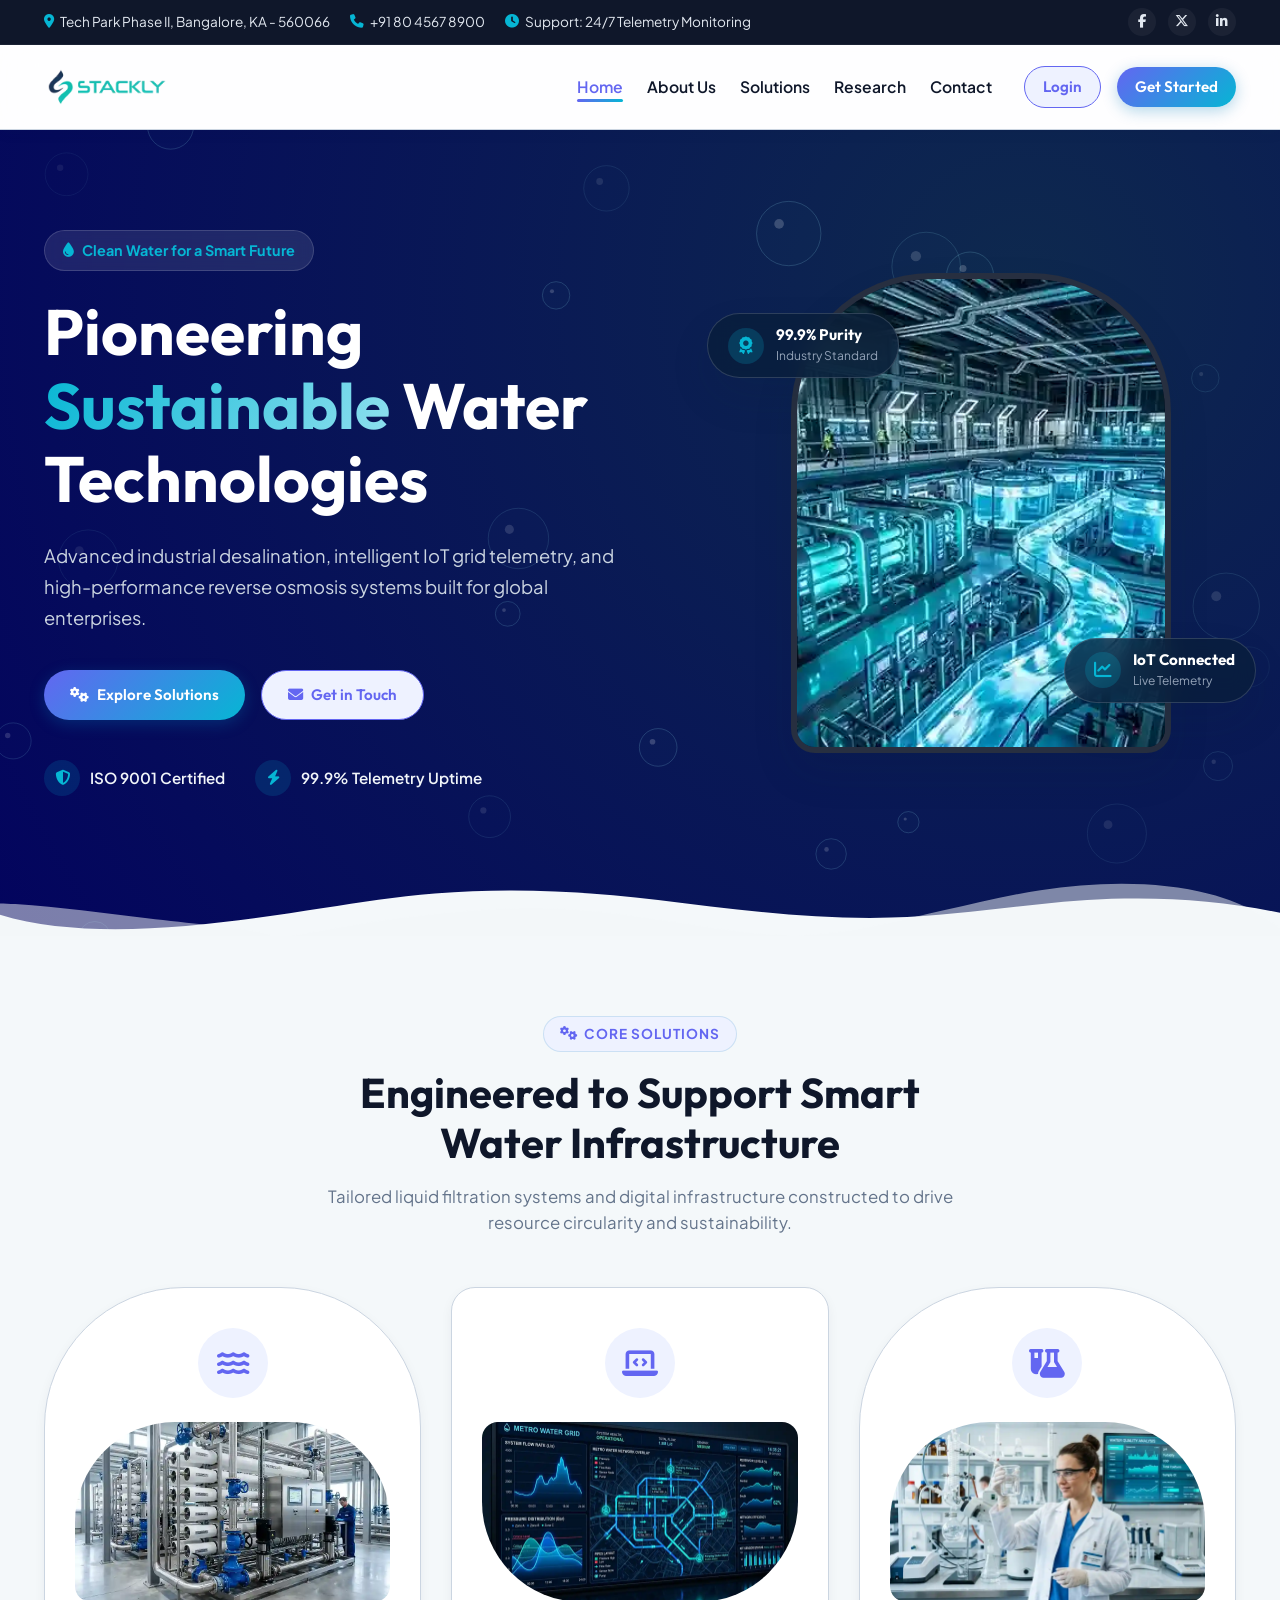
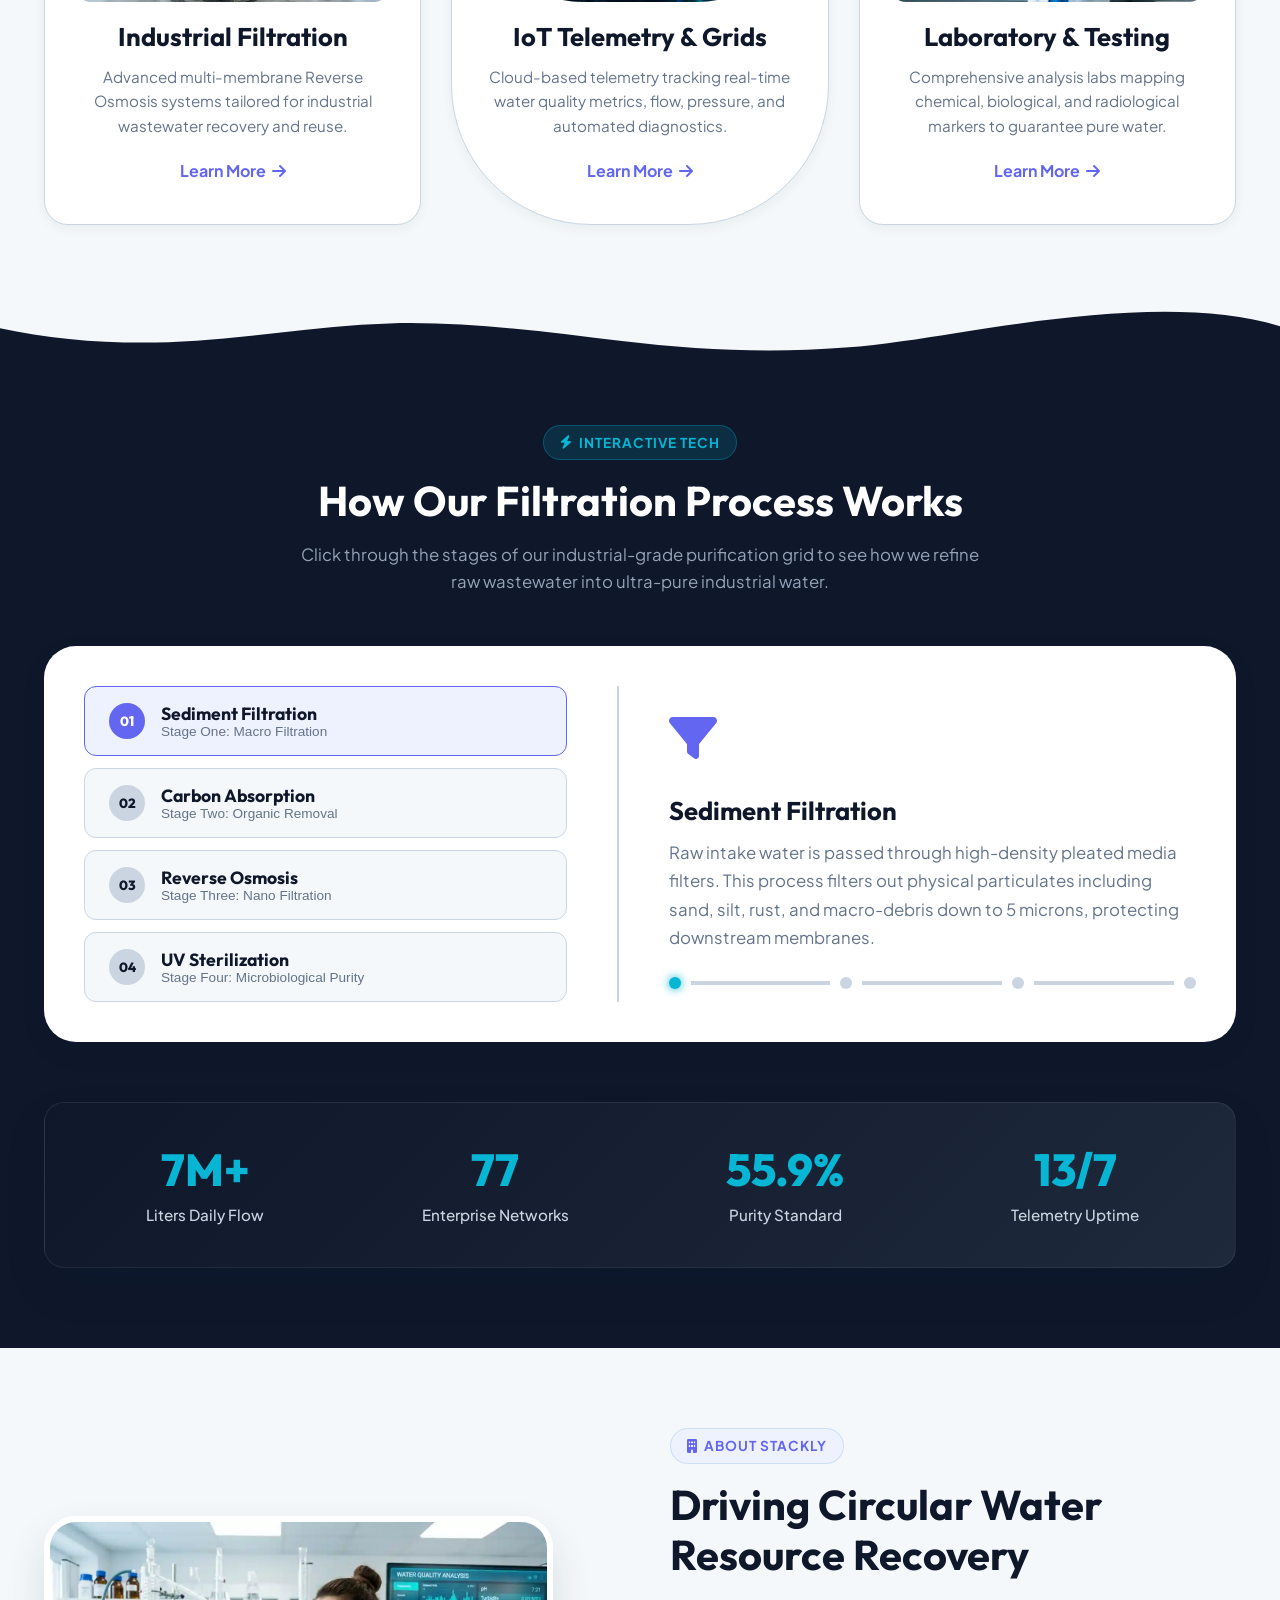
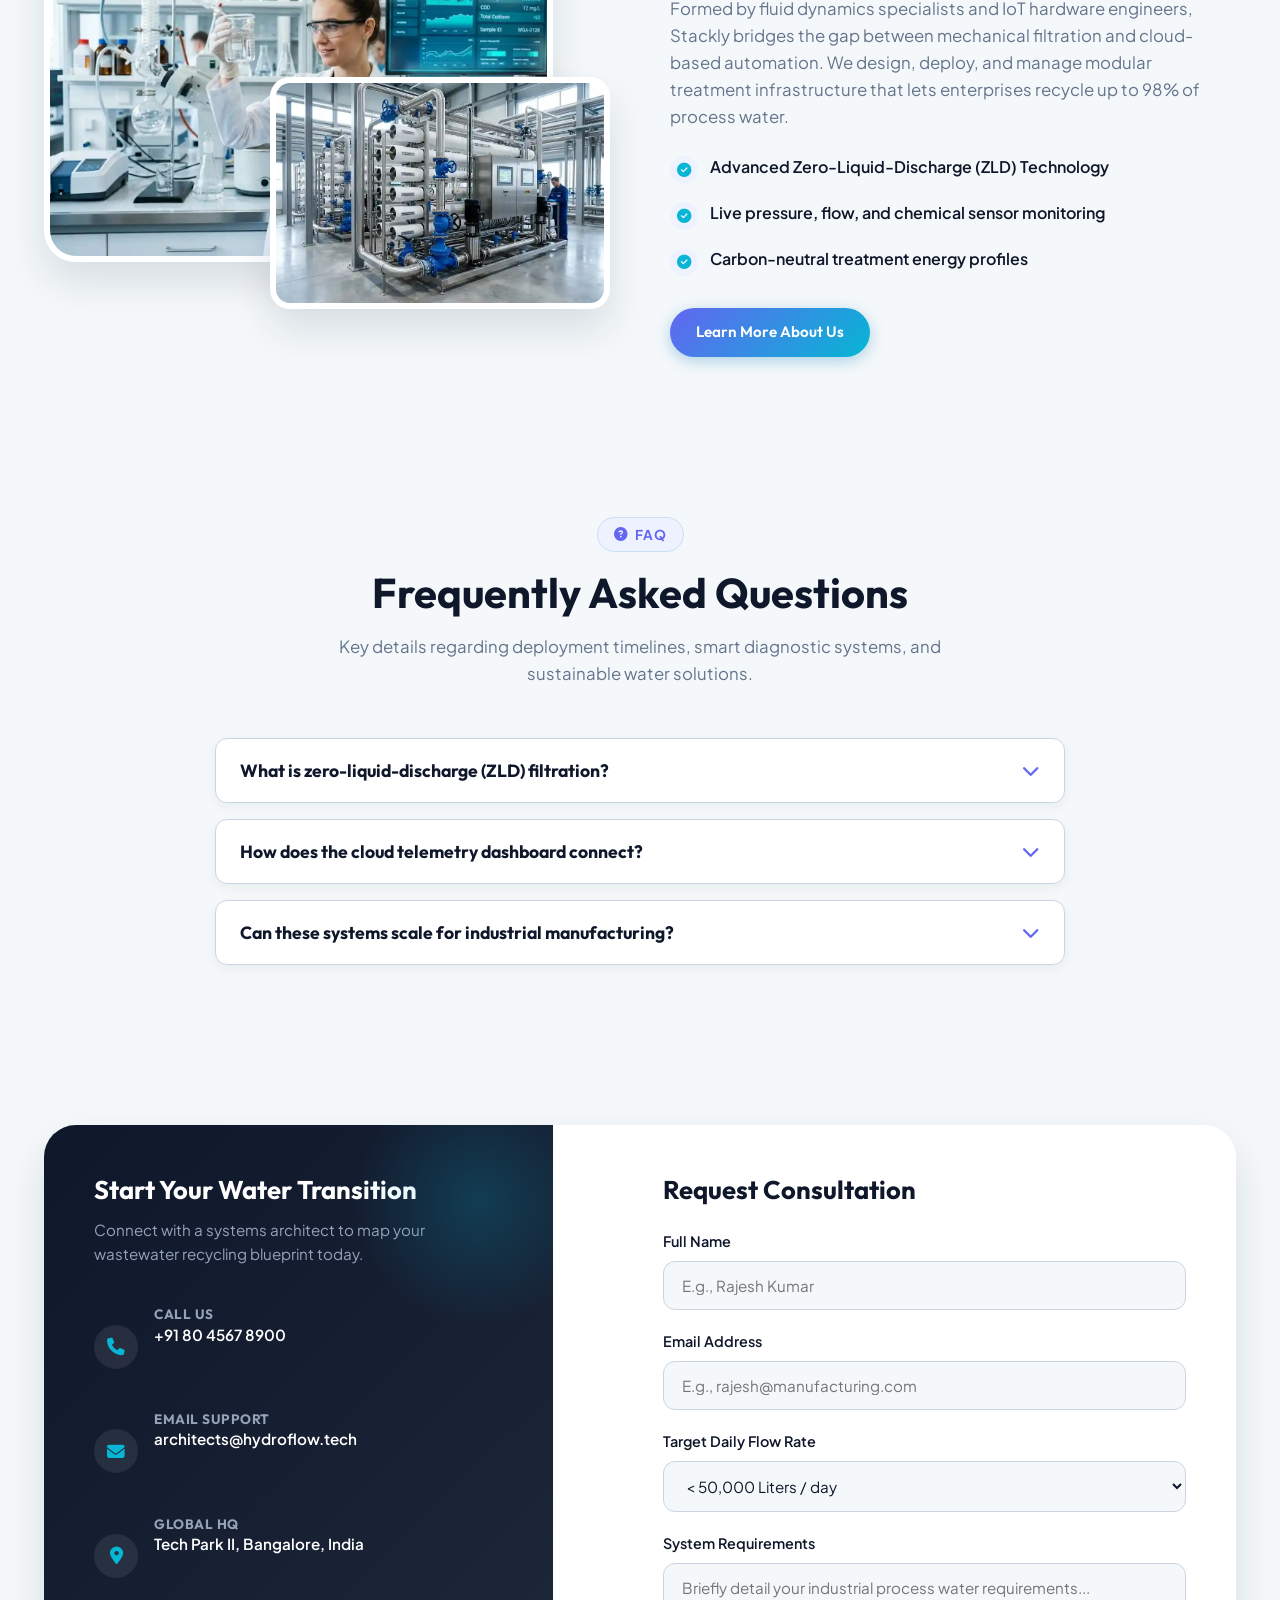
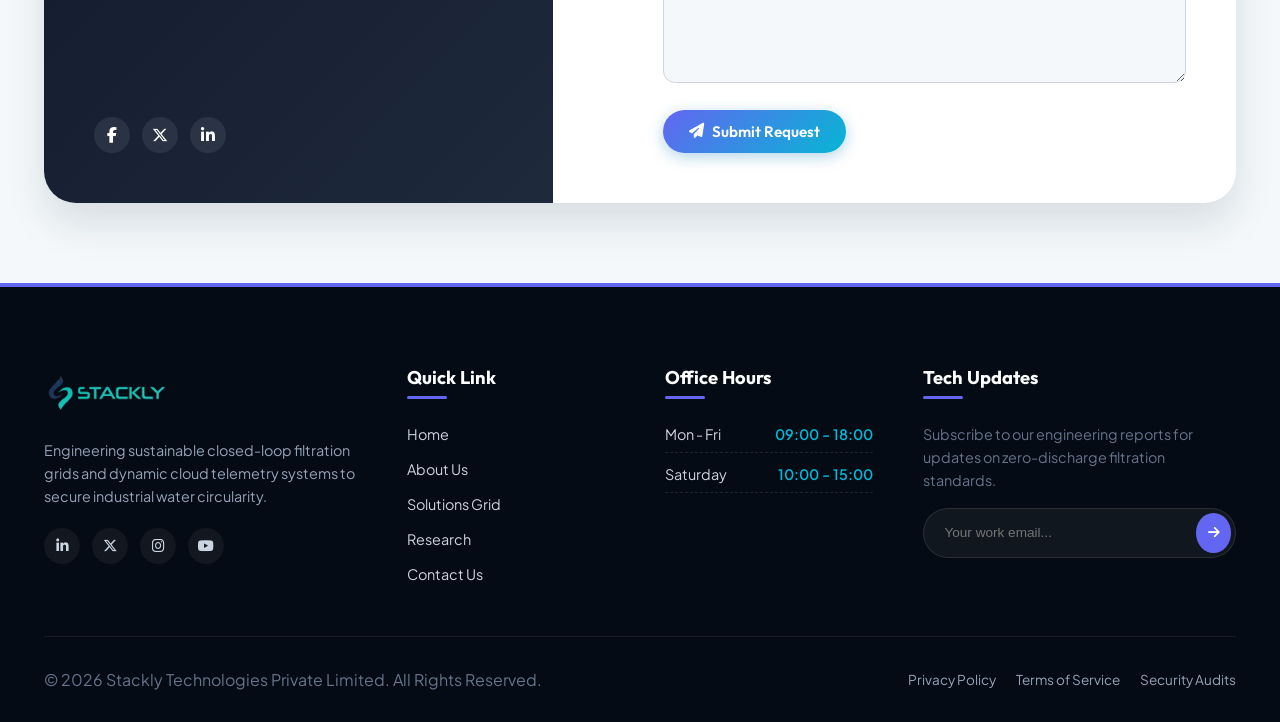
<file: index.html>
<!DOCTYPE html>
<html lang="en">
<head>
  <meta charset="UTF-8">
  <meta name="viewport" content="width=device-width, initial-scale=1.0">
  <title>Stackly | Advanced Water Technology Solutions</title>
  <meta name="description" content="Stackly is a global leader in sustainable water technology, offering smart filtration, industrial desalination, wastewater treatment, and IoT grid monitoring.">
  <link rel="icon" type="image/webp" href="assets/logo.webp">
  <link rel="stylesheet" href="style.css">
  
  <!-- FontAwesome for Premium Icons -->
  <link rel="stylesheet" href="https://cdnjs.cloudflare.com/ajax/libs/font-awesome/6.5.2/css/all.min.css">
</head>
<body>

  <!-- Custom Cursor Particle Canvas -->
  <canvas id="cursor-canvas"></canvas>

  <!-- Preloader Screen (Fluid Drop Ripple) -->
  <div id="site-preloader" class="site-preloader">
    <div class="preloader-droplet-wrapper">
      <div class="preloader-droplet"></div>
      <div class="preloader-pool"></div>
      <div class="preloader-ripple"></div>
    </div>
    <div class="preloader-logo">Stack<span>ly</span></div>
    <div class="preloader-bar"><span></span></div>
  </div>

  <!-- Top Contact/Info Bar -->
  <div class="top-bar">
    <div class="container">
      <div class="top-bar-info">
        <span><i class="fa-solid fa-location-dot"></i> Tech Park Phase II, Bangalore, KA - 560066</span>
        <span><i class="fa-solid fa-phone"></i> +91 80 4567 8900</span>
        <span><i class="fa-solid fa-clock"></i> Support: 24/7 Telemetry Monitoring</span>
      </div>
      <div class="top-bar-links">
        <a href="404.html" title="Facebook"><i class="fa-brands fa-facebook-f"></i></a>
        <a href="404.html" title="Twitter"><i class="fa-brands fa-x-twitter"></i></a>
        <a href="404.html" title="LinkedIn"><i class="fa-brands fa-linkedin-in"></i></a>
      </div>
    </div>
  </div>

  <!-- Sticky Responsive Header -->
  <header class="navbar">
    <div class="container navbar-bar">
      <a href="index.html" class="brand-logo">
        <img src="assets/logo.webp" alt="Stackly Logo">
      </a>

      <button type="button" class="nav-toggle" id="nav-toggle" aria-label="Open menu" aria-expanded="false" aria-controls="nav-panel">
        <i class="fa-solid fa-bars"></i>
      </button>

      <div class="nav-panel" id="nav-panel">
        <div class="nav-panel-header">
          <a href="index.html" class="brand-logo">
            <img src="assets/logo.webp" alt="Stackly Logo">
          </a>
          <button type="button" class="nav-close" id="nav-close" aria-label="Close menu">
            <i class="fa-solid fa-xmark"></i>
          </button>
        </div>

        <ul class="nav-menu">
          <li><a href="index.html" class="nav-link active">Home</a></li>
          <li><a href="about.html" class="nav-link">About Us</a></li>
          <li><a href="services.html" class="nav-link">Solutions</a></li>
          <li><a href="research.html" class="nav-link">Research</a></li>
          <li><a href="contact.html" class="nav-link">Contact</a></li>
        </ul>

        <div class="nav-actions">
          <a href="login.html" class="btn btn-secondary btn-sm" style="border: 1.5px solid var(--primary); padding: 8px 18px;">Login</a>
          <a href="create-account.html" class="btn btn-primary btn-sm" style="padding: 8px 18px;">Get Started</a>
        </div>
      </div>
    </div>
  </header>

  <!-- Interactive Hero Section -->
  <section class="hero-section">
    <!-- Bubble Simulation Background Canvas -->
    <canvas id="hero-bg-canvas" class="hero-bg-canvas"></canvas>
    
    <div class="container hero-grid">
      <div class="hero-content reveal-left">
        <div class="hero-badge">
          <i class="fa-solid fa-droplet"></i> Clean Water for a Smart Future
        </div>
        <h1 class="hero-title">Pioneering <span>Sustainable</span> Water Technologies</h1>
        <p class="hero-desc">Advanced industrial desalination, intelligent IoT grid telemetry, and high-performance reverse osmosis systems built for global enterprises.</p>

        <div class="hero-buttons">
          <a href="404.html" class="btn btn-primary"><i class="fa-solid fa-gears"></i> Explore Solutions</a>
          <a href="404.html" class="btn btn-secondary"><i class="fa-solid fa-envelope"></i> Get in Touch</a>
        </div>

        <div class="hero-features">
          <div class="hero-feature-item">
            <i class="fa-solid fa-shield-halved"></i> ISO 9001 Certified
          </div>
          <div class="hero-feature-item">
            <i class="fa-solid fa-bolt"></i> 99.9% Telemetry Uptime
          </div>
        </div>
      </div>

      <div class="hero-visual reveal-right">
        <div class="hero-image-wrapper">
          <img src="assets/hero (3)_11zon.webp" alt="Advanced Water Purification Facility">
        </div>

        <!-- Floating Metrics Cards -->
        <div class="floating-card floating-card-1">
          <div class="floating-icon"><i class="fa-solid fa-award"></i></div>
          <div class="floating-text">
            <h5>99.9% Purity</h5>
            <p>Industry Standard</p>
          </div>
        </div>

        <div class="floating-card floating-card-2">
          <div class="floating-icon"><i class="fa-solid fa-chart-line"></i></div>
          <div class="floating-text">
            <h5>IoT Connected</h5>
            <p>Live Telemetry</p>
          </div>
        </div>
      </div>
    </div>

    <!-- Smooth animated SVG wave divider at bottom -->
    <div class="wave-divider" aria-hidden="true">
      <svg data-name="Layer 1" xmlns="http://www.w3.org/2000/svg" viewBox="0 0 1200 120" preserveAspectRatio="none">
        <path d="M0,0V46.29c47.79,22.2,103.59,32.17,158,28,70.36-5.37,136.33-33.31,206.8-37.5C438.64,32.43,512.34,53.67,583,72.05c69.27,18,138.3,24.88,209.4,13.08,36.15-6,69.85-17.84,104.45-29.34C989.49,25,1113-14.29,1200,42.4V0Z" class="shape-fill"></path>
        <path d="M0,0V15.81C13,36.92,27.64,56.86,47.69,72.05,99.41,111.27,165,111,224.58,91.58c31.15-10.15,60.09-26.07,89.67-39.8,40.92-19,84.73-46,130.83-49.67,36.26-2.85,70.9,9.42,105,20.34,35.81,11.5,71.07,23.63,108.77,29.92,57.17,9.53,114.73-1.89,170.83-17.58,42-11.75,81.42-30.83,122.92-42.58C921,5.5,994,18.42,1062,35.35c41.36,10.3,81.56,22.84,123.64,28.61C1191.13,64.73,1196.2,65.07,1200,65.24V0Z" class="shape-fill"></path>
      </svg>
    </div>
  </section>

  <!-- Solutions Grid (Arch layout like veterinary site) -->
  <section class="section">
    <div class="container">
      <div class="section-header reveal">
        <span class="section-tag"><i class="fa-solid fa-gears"></i> Core Solutions</span>
        <h2 class="section-title">Engineered to Support Smart Water Infrastructure</h2>
        <p class="section-desc">Tailored liquid filtration systems and digital infrastructure constructed to drive resource circularity and sustainability.</p>
      </div>

      <div class="arch-grid">
        <!-- Arch Card 1 (Normal Arch) -->
        <div class="arch-card reveal delay-100">
          <div class="arch-card-icon"><i class="fa-solid fa-water"></i></div>
          <img src="assets/filtration_11zon.webp" alt="Industrial RO Purification Cylinders" class="arch-card-img">
          <h3 class="arch-card-title">Industrial Filtration</h3>
          <p class="arch-card-desc">Advanced multi-membrane Reverse Osmosis systems tailored for industrial wastewater recovery and reuse.</p>
          <a href="404.html" class="learn-more-link">Learn More <i class="fa-solid fa-arrow-right"></i></a>
        </div>

        <!-- Arch Card 2 (Inverted Arch) -->
        <div class="arch-card invert-arch reveal delay-200">
          <div class="arch-card-icon"><i class="fa-solid fa-laptop-code"></i></div>
          <img src="assets/dashboard_11zon.webp" alt="Smart IoT Flow Dashboard Visualization" class="arch-card-img">
          <h3 class="arch-card-title">IoT Telemetry & Grids</h3>
          <p class="arch-card-desc">Cloud-based telemetry tracking real-time water quality metrics, flow, pressure, and automated diagnostics.</p>
          <a href="404.html" class="learn-more-link">Learn More <i class="fa-solid fa-arrow-right"></i></a>
        </div>

        <!-- Arch Card 3 (Normal Arch) -->
        <div class="arch-card reveal delay-300">
          <div class="arch-card-icon"><i class="fa-solid fa-flask-vial"></i></div>
          <img src="assets/lab_11zon.webp" alt="Technician Testing Pure Water Quality" class="arch-card-img">
          <h3 class="arch-card-title">Laboratory & Testing</h3>
          <p class="arch-card-desc">Comprehensive analysis labs mapping chemical, biological, and radiological markers to guarantee pure water.</p>
          <a href="404.html" class="learn-more-link">Learn More <i class="fa-solid fa-arrow-right"></i></a>
        </div>
      </div>
    </div>
  </section>

  <!-- Interactive 4-Stage Filtration Simulator Section -->
  <section class="section section-dark">
    <!-- Top Animated Wave Divider -->
    <div class="wave-divider-top" aria-hidden="true">
      <svg data-name="Layer 1" xmlns="http://www.w3.org/2000/svg" viewBox="0 0 1200 120" preserveAspectRatio="none">
        <path d="M0,0V46.29c47.79,22.2,103.59,32.17,158,28,70.36-5.37,136.33-33.31,206.8-37.5C438.64,32.43,512.34,53.67,583,72.05c69.27,18,138.3,24.88,209.4,13.08,36.15-6,69.85-17.84,104.45-29.34C989.49,25,1113-14.29,1200,42.4V0Z" class="shape-fill"></path>
      </svg>
    </div>

    <div class="container" style="padding-top: 40px;">
      <div class="section-header reveal">
        <span class="section-tag"><i class="fa-solid fa-bolt"></i> Interactive Tech</span>
        <h2 class="section-title">How Our Filtration Process Works</h2>
        <p class="section-desc">Click through the stages of our industrial-grade purification grid to see how we refine raw wastewater into ultra-pure industrial water.</p>
      </div>

      <!-- Interactive filtration container -->
      <div class="filtration-container reveal">
        <!-- Stage buttons (left) -->
        <div class="filtration-stages">
          <button class="filtration-stage-btn active" data-stage="1">
            <div class="filtration-stage-num">01</div>
            <div class="filtration-stage-title">
              <h4>Sediment Filtration</h4>
              <p>Stage One: Macro Filtration</p>
            </div>
          </button>
          <button class="filtration-stage-btn" data-stage="2">
            <div class="filtration-stage-num">02</div>
            <div class="filtration-stage-title">
              <h4>Carbon Absorption</h4>
              <p>Stage Two: Organic Removal</p>
            </div>
          </button>
          <button class="filtration-stage-btn" data-stage="3">
            <div class="filtration-stage-num">03</div>
            <div class="filtration-stage-title">
              <h4>Reverse Osmosis</h4>
              <p>Stage Three: Nano Filtration</p>
            </div>
          </button>
          <button class="filtration-stage-btn" data-stage="4">
            <div class="filtration-stage-num">04</div>
            <div class="filtration-stage-title">
              <h4>UV Sterilization</h4>
              <p>Stage Four: Microbiological Purity</p>
            </div>
          </button>
        </div>

        <!-- Stage details (right) -->
        <div class="filtration-details">
          <!-- Card 1 -->
          <div class="filtration-detail-card active" id="detail-1">
            <div class="filtration-detail-icon"><i class="fa-solid fa-filter"></i></div>
            <h3 class="filtration-detail-title">Sediment Filtration</h3>
            <p class="filtration-detail-desc">Raw intake water is passed through high-density pleated media filters. This process filters out physical particulates including sand, silt, rust, and macro-debris down to 5 microns, protecting downstream membranes.</p>
            <div class="filtration-flow-diagram">
              <span class="flow-dot filled"></span>
              <span class="flow-line"></span>
              <span class="flow-dot"></span>
              <span class="flow-line"></span>
              <span class="flow-dot"></span>
              <span class="flow-line"></span>
              <span class="flow-dot"></span>
            </div>
          </div>

          <!-- Card 2 -->
          <div class="filtration-detail-card" id="detail-2">
            <div class="filtration-detail-icon"><i class="fa-solid fa-cube"></i></div>
            <h3 class="filtration-detail-title">Activated Carbon Absorption</h3>
            <p class="filtration-detail-desc">Water flows through porous activated carbon blocks that absorb volatile organic compounds (VOCs), chlorine, synthetic chemicals, pesticides, and unpleasant tastes or odors. An essential shield stage for our RO membranes.</p>
            <div class="filtration-flow-diagram">
              <span class="flow-dot filled"></span>
              <span class="flow-line filled"></span>
              <span class="flow-dot filled"></span>
              <span class="flow-line"></span>
              <span class="flow-dot"></span>
              <span class="flow-line"></span>
              <span class="flow-dot"></span>
            </div>
          </div>

          <!-- Card 3 -->
          <div class="filtration-detail-card" id="detail-3">
            <div class="filtration-detail-icon"><i class="fa-solid fa-circle-nodes"></i></div>
            <h3 class="filtration-detail-title">Reverse Osmosis (RO)</h3>
            <p class="filtration-detail-desc">The core chemical purification phase. Water is pressurized through semi-permeable spiral-wound RO membranes. This nanostructure blocks 99.9% of dissolved salts, heavy metals, microplastics, fluorides, and contaminants down to 0.0001 microns.</p>
            <div class="filtration-flow-diagram">
              <span class="flow-dot filled"></span>
              <span class="flow-line filled"></span>
              <span class="flow-dot filled"></span>
              <span class="flow-line filled"></span>
              <span class="flow-dot filled"></span>
              <span class="flow-line"></span>
              <span class="flow-dot"></span>
            </div>
          </div>

          <!-- Card 4 -->
          <div class="filtration-detail-card" id="detail-4">
            <div class="filtration-detail-icon"><i class="fa-solid fa-sun"></i></div>
            <h3 class="filtration-detail-title">UV Sterilization</h3>
            <p class="filtration-detail-desc">In the final sanitation loop, water passes through a chamber emitting high-intensity germicidal UV-C wavelengths (254nm). This destroys the cellular DNA of viruses, bacteria, and cysts, rendering water microbiologically pure without chemicals.</p>
            <div class="filtration-flow-diagram">
              <span class="flow-dot filled"></span>
              <span class="flow-line filled"></span>
              <span class="flow-dot filled"></span>
              <span class="flow-line filled"></span>
              <span class="flow-dot filled"></span>
              <span class="flow-line filled"></span>
              <span class="flow-dot filled"></span>
            </div>
          </div>
        </div>
      </div>

      <!-- Stats Bar with dynamic count-up -->
      <div class="stats-bar reveal">
        <div class="stat-item">
          <h3 class="count-target" data-value="12000000">0</h3>
          <p>Liters Daily Flow</p>
        </div>
        <div class="stat-item">
          <h3 class="count-target" data-value="140">0</h3>
          <p>Enterprise Networks</p>
        </div>
        <div class="stat-item">
          <h3 class="count-target" data-value="99" data-suffix=".9%">0</h3>
          <p>Purity Standard</p>
        </div>
        <div class="stat-item">
          <h3 class="count-target" data-value="24" data-suffix="/7">0</h3>
          <p>Telemetry Uptime</p>
        </div>
      </div>
    </div>
  </section>

  <!-- About Us Split Panel -->
  <section class="section">
    <div class="container about-split-grid">
      <div class="about-split-visual reveal-left">
        <img src="assets/lab_11zon.webp" alt="HydroFlow Water Lab Facility" class="about-image-main">
        <img src="assets/filtration_11zon.webp" alt="Membrane cylinders close-up" class="about-image-sub">
      </div>

      <div class="about-split-content reveal-right">
        <span class="section-tag"><i class="fa-solid fa-building"></i> About Stackly</span>
        <h2 class="section-title">Driving Circular Water Resource Recovery</h2>
        <p class="section-desc">Formed by fluid dynamics specialists and IoT hardware engineers, Stackly bridges the gap between mechanical filtration and cloud-based automation. We design, deploy, and manage modular treatment infrastructure that lets enterprises recycle up to 98% of process water.</p>
        
        <ul class="about-bullets">
          <li><i class="fa-solid fa-circle-check"></i> Advanced Zero-Liquid-Discharge (ZLD) Technology</li>
          <li><i class="fa-solid fa-circle-check"></i> Live pressure, flow, and chemical sensor monitoring</li>
          <li><i class="fa-solid fa-circle-check"></i> Carbon-neutral treatment energy profiles</li>
        </ul>

        <a href="404.html" class="btn btn-primary">Learn More About Us</a>
      </div>
    </div>
  </section>

  <!-- FAQ Accordion -->
  <section class="section bg-light-section">
    <div class="container">
      <div class="section-header reveal">
        <span class="section-tag"><i class="fa-solid fa-circle-question"></i> FAQ</span>
        <h2 class="section-title">Frequently Asked Questions</h2>
        <p class="section-desc">Key details regarding deployment timelines, smart diagnostic systems, and sustainable water solutions.</p>
      </div>

      <div class="faq-list reveal">
        <div class="faq-item">
          <button class="faq-question">
            What is zero-liquid-discharge (ZLD) filtration?
            <i class="fa-solid fa-chevron-down"></i>
          </button>
          <div class="faq-answer">
            <p>Zero-Liquid-Discharge (ZLD) is a treatment process designed to limit wastewater discharge entirely. It purifies wastewater, recovers resources, and concentrates solids into a dry crystal mass for safe recovery or disposal, saving up to 98% of process water.</p>
          </div>
        </div>

        <div class="faq-item">
          <button class="faq-question">
            How does the cloud telemetry dashboard connect?
            <i class="fa-solid fa-chevron-down"></i>
          </button>
          <div class="faq-answer">
            <p>Every filtration skid we deploy is built with an integrated IoT controller connected to industrial-grade sensors. This telemetry streams real-time pressure differential, TDS (Total Dissolved Solids) count, flow rate, and valve status to our secure AWS dashboard for analytics.</p>
          </div>
        </div>

        <div class="faq-item">
          <button class="faq-question">
            Can these systems scale for industrial manufacturing?
            <i class="fa-solid fa-chevron-down"></i>
          </button>
          <div class="faq-answer">
            <p>Absolutely. We build modular containerized treatment solutions capable of filtering anywhere from 10,000 liters to over 5,000,000 liters of intake daily. Module additions can be hot-swapped into existing pipe grids with minimal downtime.</p>
          </div>
        </div>
      </div>
    </div>
  </section>

  <!-- Contact Us Quick Form Section -->
  <section class="section">
    <div class="container">
      <div class="contact-grid reveal">
        <!-- Info Column -->
        <div class="contact-info-panel">
          <div class="contact-info-top">
            <h3>Start Your Water Transition</h3>
            <p>Connect with a systems architect to map your wastewater recycling blueprint today.</p>
            
            <div class="contact-details">
              <div class="contact-detail-item">
                <div class="contact-detail-icon"><i class="fa-solid fa-phone"></i></div>
                <div class="contact-detail-text">
                  <h5>Call Us</h5>
                  <p>+91 80 4567 8900</p>
                </div>
              </div>

              <div class="contact-detail-item">
                <div class="contact-detail-icon"><i class="fa-solid fa-envelope"></i></div>
                <div class="contact-detail-text">
                  <h5>Email Support</h5>
                  <p>architects@hydroflow.tech</p>
                </div>
              </div>

              <div class="contact-detail-item">
                <div class="contact-detail-icon"><i class="fa-solid fa-location-dot"></i></div>
                <div class="contact-detail-text">
                  <h5>Global HQ</h5>
                  <p>Tech Park II, Bangalore, India</p>
                </div>
              </div>
            </div>
          </div>

          <div class="contact-socials">
            <a href="404.html"><i class="fa-brands fa-facebook-f"></i></a>
            <a href="404.html"><i class="fa-brands fa-x-twitter"></i></a>
            <a href="404.html"><i class="fa-brands fa-linkedin-in"></i></a>
          </div>
        </div>

        <!-- Form Column -->
        <div class="contact-form-panel">
          <h3>Request Consultation</h3>
          <form id="contact-form">
            <div class="form-group">
              <label for="name" class="form-label">Full Name</label>
              <input type="text" id="name" class="form-control" placeholder="E.g., Rajesh Kumar" required>
            </div>

            <div class="form-group">
              <label for="email" class="form-label">Email Address</label>
              <input type="email" id="email" class="form-control" placeholder="E.g., rajesh@manufacturing.com" required>
            </div>

            <div class="form-group">
              <label for="flow" class="form-label">Target Daily Flow Rate</label>
              <select id="flow" class="form-control">
                <option value="micro">&lt; 50,000 Liters / day</option>
                <option value="medium">50,000 - 500,000 Liters / day</option>
                <option value="macro">&gt; 500,000 Liters / day</option>
              </select>
            </div>

            <div class="form-group">
              <label for="message" class="form-label">System Requirements</label>
              <textarea id="message" class="form-control" placeholder="Briefly detail your industrial process water requirements..." required></textarea>
            </div>

            <button type="submit" class="btn btn-primary"><i class="fa-solid fa-paper-plane"></i> Submit Request</button>
          </form>
        </div>
      </div>
    </div>
  </section>

  <!-- Global Footer -->
  <footer class="footer">
    <div class="container">
      <div class="footer-grid">
        <div class="footer-col footer-about">
          <a href="index.html" class="brand-logo" style="margin-bottom: 20px;">
            <img src="assets/logo.webp" alt="Stackly logo">
          </a>
          <p>Engineering sustainable closed-loop filtration grids and dynamic cloud telemetry systems to secure industrial water circularity.</p>
          <div class="footer-social-links" style="margin-top: 15px;">
            <a href="404.html"><i class="fa-brands fa-linkedin-in"></i></a>
            <a href="404.html"><i class="fa-brands fa-x-twitter"></i></a>
            <a href="404.html"><i class="fa-brands fa-instagram"></i></a>
            <a href="404.html"><i class="fa-brands fa-youtube"></i></a>
          </div>
        </div>

        <div class="footer-col">
          <h4>Quick Link</h4>
          <ul class="footer-links">
            <li><a href="index.html">Home</a></li>
            <li><a href="about.html">About Us</a></li>
            <li><a href="services.html">Solutions Grid</a></li>
            <li><a href="research.html">Research</a></li>
            <li><a href="contact.html">Contact Us</a></li>
          </ul>
        </div>

        <div class="footer-col">
          <h4>Office Hours</h4>
          <div class="footer-hours-list">
            <div class="footer-hours-row">
              <span>Mon - Fri</span>
              <span>09:00 - 18:00</span>
            </div>
            <div class="footer-hours-row">
              <span>Saturday</span>
              <span>10:00 - 15:00</span>
            </div>
          </div>
        </div>

        <div class="footer-col footer-newsletter">
          <h4>Tech Updates</h4>
          <p>Subscribe to our engineering reports for updates on zero-discharge filtration standards.</p>
          <form class="newsletter-form">
            <input type="email" placeholder="Your work email..." required>
            <button type="submit"><i class="fa-solid fa-arrow-right"></i></button>
          </form>
        </div>
      </div>

      <div class="footer-bottom">
        <p>&copy; 2026 Stackly Technologies Private Limited. All Rights Reserved.</p>
        <div class="footer-legal-links">
          <a href="404.html">Privacy Policy</a>
          <a href="404.html">Terms of Service</a>
          <a href="404.html">Security Audits</a>
        </div>
      </div>
    </div>
  </footer>

  <script src="app.js"></script>
</body>
</html>
</file>
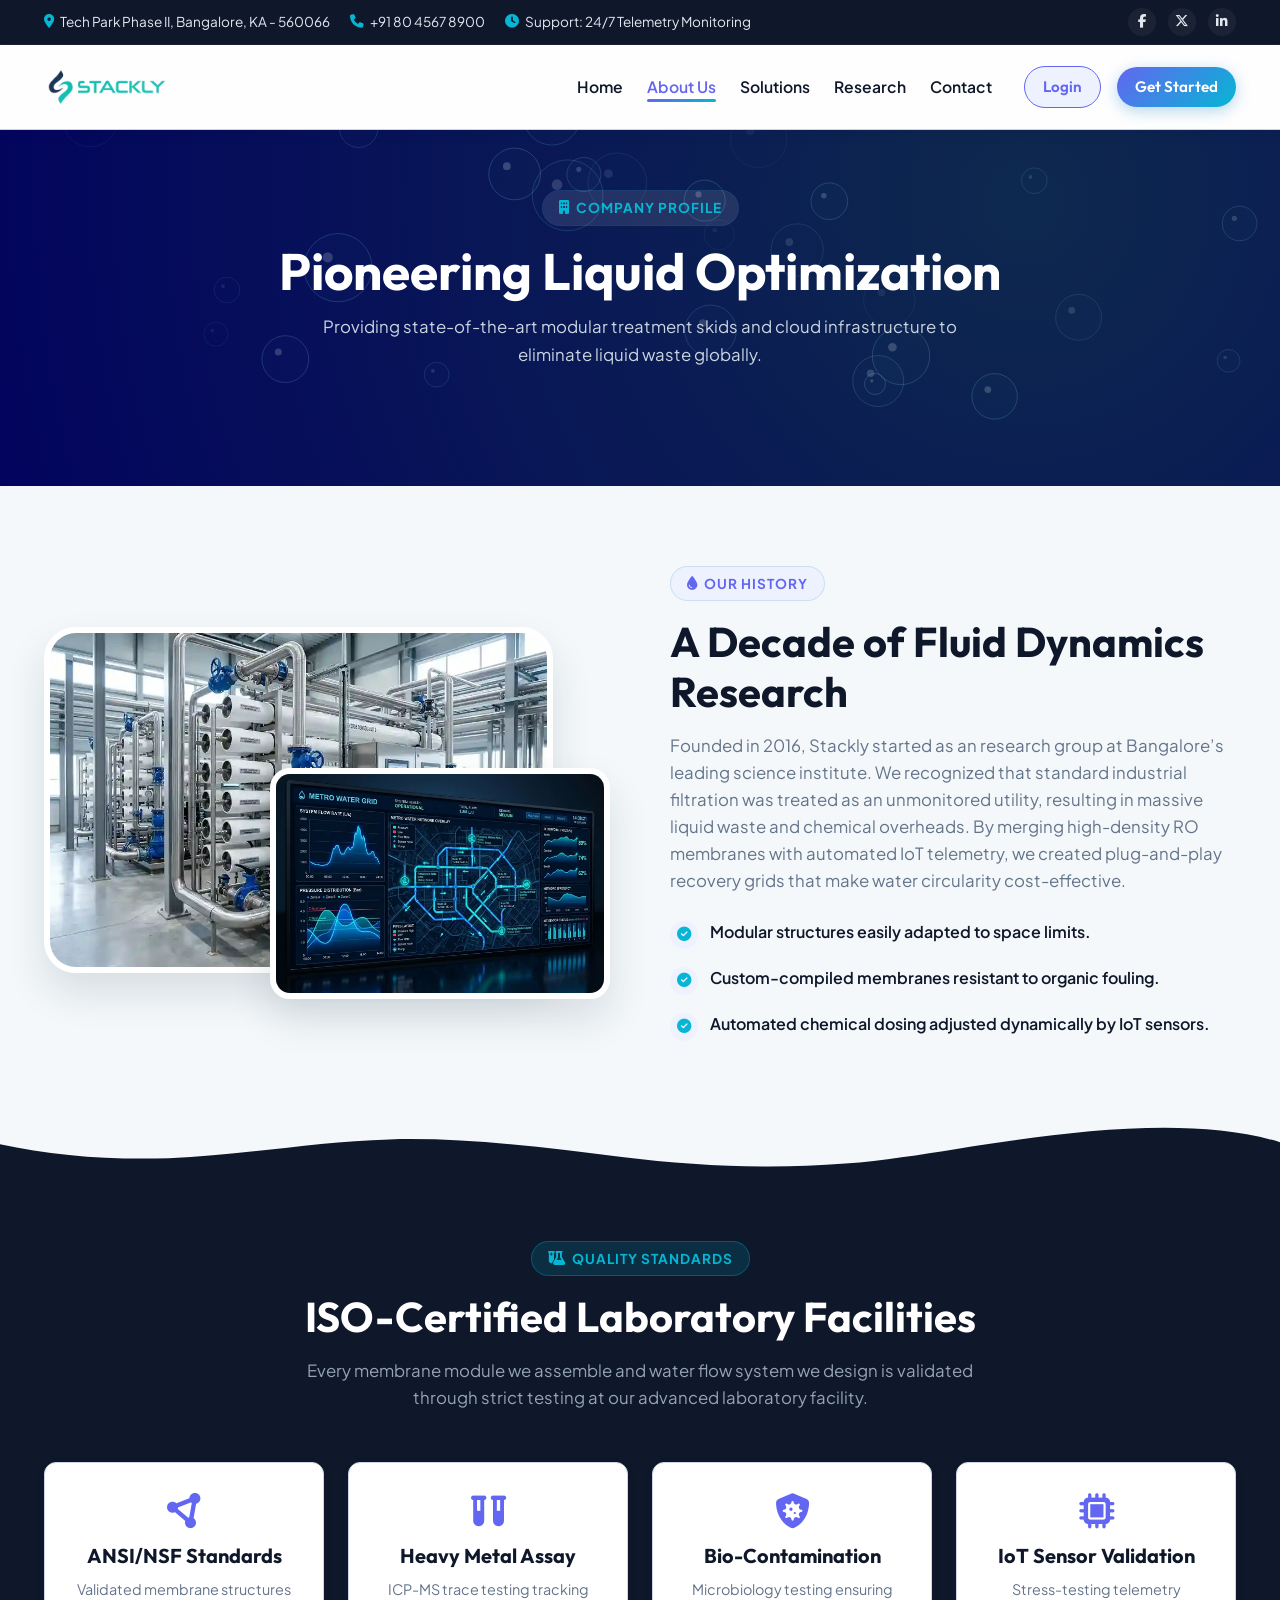
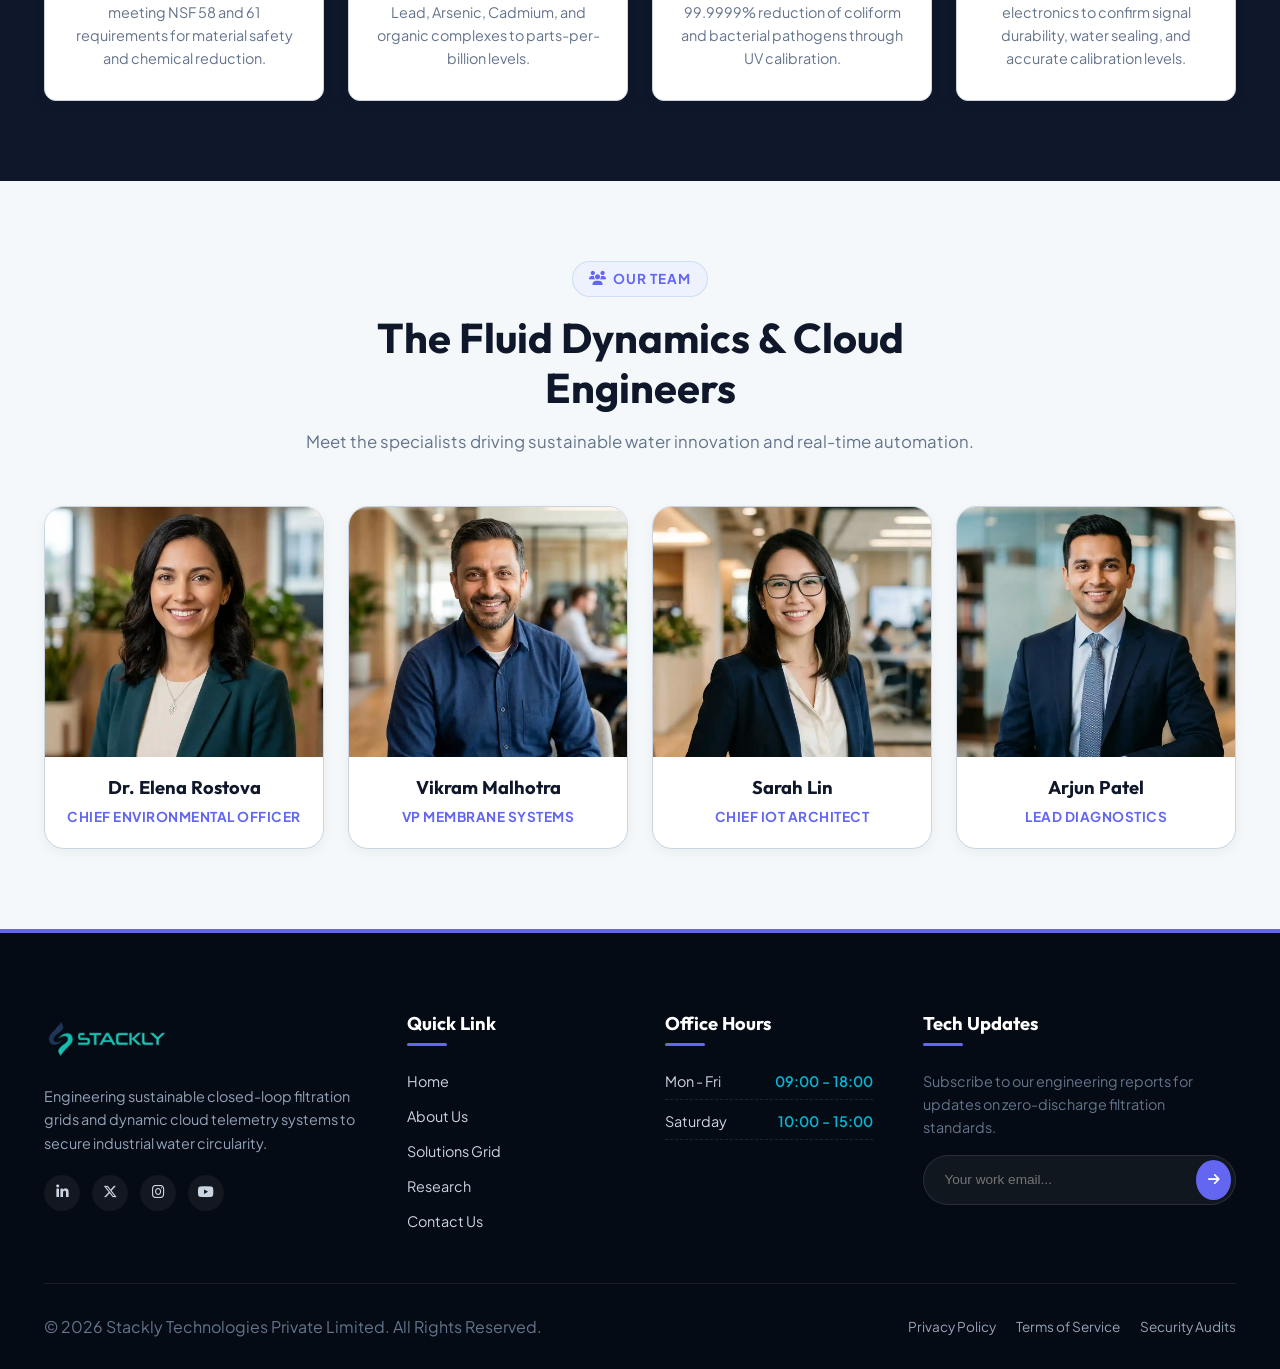
<file: about.html>
<!DOCTYPE html>
<html lang="en">
<head>
  <meta charset="UTF-8">
  <meta name="viewport" content="width=device-width, initial-scale=1.0">
  <title>About Us | Stackly Water Technology</title>
  <meta name="description" content="Learn about Stackly's engineering history, environmental mission, ISO-certified laboratory, and leadership team pioneering closed-loop liquid recovery.">
  <link rel="icon" type="image/webp" href="assets/logo.webp">
  <link rel="stylesheet" href="style.css">
  <link rel="stylesheet" href="https://cdnjs.cloudflare.com/ajax/libs/font-awesome/6.5.2/css/all.min.css">
</head>
<body>

  <!-- Custom Cursor Canvas -->
  <canvas id="cursor-canvas"></canvas>

  <!-- Preloader Screen -->
  <div id="site-preloader" class="site-preloader">
    <div class="preloader-droplet-wrapper">
      <div class="preloader-droplet"></div>
      <div class="preloader-pool"></div>
      <div class="preloader-ripple"></div>
    </div>
    <div class="preloader-logo">Stack<span>ly</span></div>
    <div class="preloader-bar"><span></span></div>
  </div>

  <!-- Top Bar -->
  <div class="top-bar">
    <div class="container">
      <div class="top-bar-info">
        <span><i class="fa-solid fa-location-dot"></i> Tech Park Phase II, Bangalore, KA - 560066</span>
        <span><i class="fa-solid fa-phone"></i> +91 80 4567 8900</span>
        <span><i class="fa-solid fa-clock"></i> Support: 24/7 Telemetry Monitoring</span>
      </div>
      <div class="top-bar-links">
        <a href="404.html" title="Facebook"><i class="fa-brands fa-facebook-f"></i></a>
        <a href="404.html" title="Twitter"><i class="fa-brands fa-x-twitter"></i></a>
        <a href="404.html" title="LinkedIn"><i class="fa-brands fa-linkedin-in"></i></a>
      </div>
    </div>
  </div>

  <!-- Header -->
  <header class="navbar">
    <div class="container navbar-bar">
      <a href="index.html" class="brand-logo">
        <img src="assets/logo.webp" alt="Stackly Logo">
      </a>

      <button type="button" class="nav-toggle" id="nav-toggle" aria-label="Open menu" aria-expanded="false" aria-controls="nav-panel">
        <i class="fa-solid fa-bars"></i>
      </button>

      <div class="nav-panel" id="nav-panel">
        <div class="nav-panel-header">
          <a href="index.html" class="brand-logo">
            <img src="assets/logo.webp" alt="Stackly Logo">
          </a>
          <button type="button" class="nav-close" id="nav-close" aria-label="Close menu">
            <i class="fa-solid fa-xmark"></i>
          </button>
        </div>

        <ul class="nav-menu">
          <li><a href="index.html" class="nav-link">Home</a></li>
          <li><a href="about.html" class="nav-link active">About Us</a></li>
          <li><a href="services.html" class="nav-link">Solutions</a></li>
          <li><a href="research.html" class="nav-link">Research</a></li>
          <li><a href="contact.html" class="nav-link">Contact</a></li>
        </ul>

        <div class="nav-actions">
          <a href="login.html" class="btn btn-secondary btn-sm" style="border: 1.5px solid var(--primary); padding: 8px 18px;">Login</a>
          <a href="create-account.html" class="btn btn-primary btn-sm" style="padding: 8px 18px;">Get Started</a>
        </div>
      </div>
    </div>
  </header>

  <!-- Hero Section -->
  <section class="hero-section" style="min-height: auto; padding: 60px 0 80px 0;">
    <canvas id="hero-bg-canvas" class="hero-bg-canvas"></canvas>
    <div class="container" style="position: relative; z-index: 2; text-align: center;">
      <span class="section-tag" style="background: rgba(255,255,255,0.1); color: var(--secondary);"><i class="fa-solid fa-building"></i> Company Profile</span>
      <h1 class="hero-title" style="font-size: clamp(2.2rem, 4vw, 3.5rem); margin-bottom: 12px;">Pioneering Liquid Optimization</h1>
      <p class="hero-desc" style="margin-inline: auto; font-size: 1.05rem; max-width: 700px;">Providing state-of-the-art modular treatment skids and cloud infrastructure to eliminate liquid waste globally.</p>
    </div>
  </section>

  <!-- About split detail -->
  <section class="section">
    <div class="container about-split-grid">
      <div class="about-split-visual reveal-left">
        <img src="assets/filtration_11zon.webp" alt="Industrial reverse osmosis membranes" class="about-image-main">
        <img src="assets/dashboard_11zon.webp" alt="IoT water grid metrics" class="about-image-sub" style="bottom: -20px;">
      </div>

      <div class="about-split-content reveal-right">
        <span class="section-tag"><i class="fa-solid fa-droplet"></i> Our History</span>
        <h2 class="section-title">A Decade of Fluid Dynamics Research</h2>
        <p class="section-desc">Founded in 2016, Stackly started as an research group at Bangalore’s leading science institute. We recognized that standard industrial filtration was treated as an unmonitored utility, resulting in massive liquid waste and chemical overheads. By merging high-density RO membranes with automated IoT telemetry, we created plug-and-play recovery grids that make water circularity cost-effective.</p>
        
        <ul class="about-bullets" style="margin-bottom: 0;">
          <li><i class="fa-solid fa-circle-check"></i> Modular structures easily adapted to space limits.</li>
          <li><i class="fa-solid fa-circle-check"></i> Custom-compiled membranes resistant to organic fouling.</li>
          <li><i class="fa-solid fa-circle-check"></i> Automated chemical dosing adjusted dynamically by IoT sensors.</li>
        </ul>
      </div>
    </div>
  </section>

  <!-- About Laboratory & Certifications -->
  <section class="section section-dark">
    <div class="wave-divider-top" aria-hidden="true">
      <svg data-name="Layer 1" xmlns="http://www.w3.org/2000/svg" viewBox="0 0 1200 120" preserveAspectRatio="none">
        <path d="M0,0V46.29c47.79,22.2,103.59,32.17,158,28,70.36-5.37,136.33-33.31,206.8-37.5C438.64,32.43,512.34,53.67,583,72.05c69.27,18,138.3,24.88,209.4,13.08,36.15-6,69.85-17.84,104.45-29.34C989.49,25,1113-14.29,1200,42.4V0Z" class="shape-fill"></path>
      </svg>
    </div>

    <div class="container" style="padding-top: 40px;">
      <div class="section-header reveal">
        <span class="section-tag"><i class="fa-solid fa-flask-vial"></i> Quality Standards</span>
        <h2 class="section-title">ISO-Certified Laboratory Facilities</h2>
        <p class="section-desc">Every membrane module we assemble and water flow system we design is validated through strict testing at our advanced laboratory facility.</p>
      </div>

      <div class="about-features">
        <div class="about-feature-card reveal delay-100">
          <i class="fa-solid fa-circle-nodes"></i>
          <h4>ANSI/NSF Standards</h4>
          <p>Validated membrane structures meeting NSF 58 and 61 requirements for material safety and chemical reduction.</p>
        </div>

        <div class="about-feature-card reveal delay-200">
          <i class="fa-solid fa-vials"></i>
          <h4>Heavy Metal Assay</h4>
          <p>ICP-MS trace testing tracking Lead, Arsenic, Cadmium, and organic complexes to parts-per-billion levels.</p>
        </div>

        <div class="about-feature-card reveal delay-300">
          <i class="fa-solid fa-shield-virus"></i>
          <h4>Bio-Contamination</h4>
          <p>Microbiology testing ensuring 99.9999% reduction of coliform and bacterial pathogens through UV calibration.</p>
        </div>

        <div class="about-feature-card reveal delay-400">
          <i class="fa-solid fa-microchip"></i>
          <h4>IoT Sensor Validation</h4>
          <p>Stress-testing telemetry electronics to confirm signal durability, water sealing, and accurate calibration levels.</p>
        </div>
      </div>
    </div>
  </section>

  <!-- Team Members Grid -->
  <section class="section">
    <div class="container">
      <div class="section-header reveal">
        <span class="section-tag"><i class="fa-solid fa-users"></i> Our Team</span>
        <h2 class="section-title">The Fluid Dynamics & Cloud Engineers</h2>
        <p class="section-desc">Meet the specialists driving sustainable water innovation and real-time automation.</p>
      </div>

      <div class="team-grid">
        <!-- Team Card 1 -->
        <div class="team-card reveal delay-100">
          <div class="team-img-box">
            <img src="assets/team_elena_11zon.webp" alt="Dr. Elena Rostova - environmental engineer placeholder">
            <div class="team-socials-overlay">
              <a href="404.html"><i class="fa-brands fa-linkedin-in"></i></a>
              <a href="404.html"><i class="fa-brands fa-x-twitter"></i></a>
            </div>
          </div>
          <div class="team-info">
            <h4 class="team-name">Dr. Elena Rostova</h4>
            <span class="team-role">Chief Environmental Officer</span>
          </div>
        </div>

        <!-- Team Card 2 -->
        <div class="team-card reveal delay-200">
          <div class="team-img-box">
            <img src="assets/team_vikram_11zon.webp" alt="Vikram Malhotra - membrane designer placeholder">
            <div class="team-socials-overlay">
              <a href="404.html"><i class="fa-brands fa-linkedin-in"></i></a>
              <a href="404.html"><i class="fa-brands fa-x-twitter"></i></a>
            </div>
          </div>
          <div class="team-info">
            <h4 class="team-name">Vikram Malhotra</h4>
            <span class="team-role">VP Membrane Systems</span>
          </div>
        </div>

        <!-- Team Card 3 -->
        <div class="team-card reveal delay-300">
          <div class="team-img-box">
            <img src="assets/team_sarah_11zon.webp" alt="Sarah Lin - Chief IoT Architect placeholder">
            <div class="team-socials-overlay">
              <a href="404.html"><i class="fa-brands fa-linkedin-in"></i></a>
              <a href="404.html"><i class="fa-brands fa-x-twitter"></i></a>
            </div>
          </div>
          <div class="team-info">
            <h4 class="team-name">Sarah Lin</h4>
            <span class="team-role">Chief IoT Architect</span>
          </div>
        </div>

        <!-- Team Card 4 -->
        <div class="team-card reveal delay-400">
          <div class="team-img-box">
            <img src="assets/team_arjun_11zon.webp" alt="Arjun Patel - Telemetry lead placeholder">
            <div class="team-socials-overlay">
              <a href="404.html"><i class="fa-brands fa-linkedin-in"></i></a>
              <a href="404.html"><i class="fa-brands fa-x-twitter"></i></a>
            </div>
          </div>
          <div class="team-info">
            <h4 class="team-name">Arjun Patel</h4>
            <span class="team-role">Lead Diagnostics</span>
          </div>
        </div>
      </div>
    </div>
  </section>

  <!-- Footer -->
  <footer class="footer">
    <div class="container">
      <div class="footer-grid">
        <div class="footer-col footer-about">
          <a href="index.html" class="brand-logo" style="margin-bottom: 20px;">
            <img src="assets/logo.webp" alt="Stackly logo">
          </a>
          <p>Engineering sustainable closed-loop filtration grids and dynamic cloud telemetry systems to secure industrial water circularity.</p>
          <div class="footer-social-links" style="margin-top: 15px;">
            <a href="404.html"><i class="fa-brands fa-linkedin-in"></i></a>
            <a href="404.html"><i class="fa-brands fa-x-twitter"></i></a>
            <a href="404.html"><i class="fa-brands fa-instagram"></i></a>
            <a href="404.html"><i class="fa-brands fa-youtube"></i></a>
          </div>
        </div>

        <div class="footer-col">
          <h4>Quick Link</h4>
          <ul class="footer-links">
            <li><a href="index.html">Home</a></li>
            <li><a href="about.html">About Us</a></li>
            <li><a href="services.html">Solutions Grid</a></li>
            <li><a href="research.html">Research</a></li>
            <li><a href="contact.html">Contact Us</a></li>
          </ul>
        </div>

        <div class="footer-col">
          <h4>Office Hours</h4>
          <div class="footer-hours-list">
            <div class="footer-hours-row">
              <span>Mon - Fri</span>
              <span>09:00 - 18:00</span>
            </div>
            <div class="footer-hours-row">
              <span>Saturday</span>
              <span>10:00 - 15:00</span>
            </div>
          </div>
        </div>

        <div class="footer-col footer-newsletter">
          <h4>Tech Updates</h4>
          <p>Subscribe to our engineering reports for updates on zero-discharge filtration standards.</p>
          <form class="newsletter-form">
            <input type="email" placeholder="Your work email..." required>
            <button type="submit"><i class="fa-solid fa-arrow-right"></i></button>
          </form>
        </div>
      </div>

      <div class="footer-bottom">
        <p>&copy; 2026 Stackly Technologies Private Limited. All Rights Reserved.</p>
        <div class="footer-legal-links">
          <a href="404.html">Privacy Policy</a>
          <a href="404.html">Terms of Service</a>
          <a href="404.html">Security Audits</a>
        </div>
      </div>
    </div>
  </footer>

  <script src="app.js"></script>
</body>
</html>
</file>
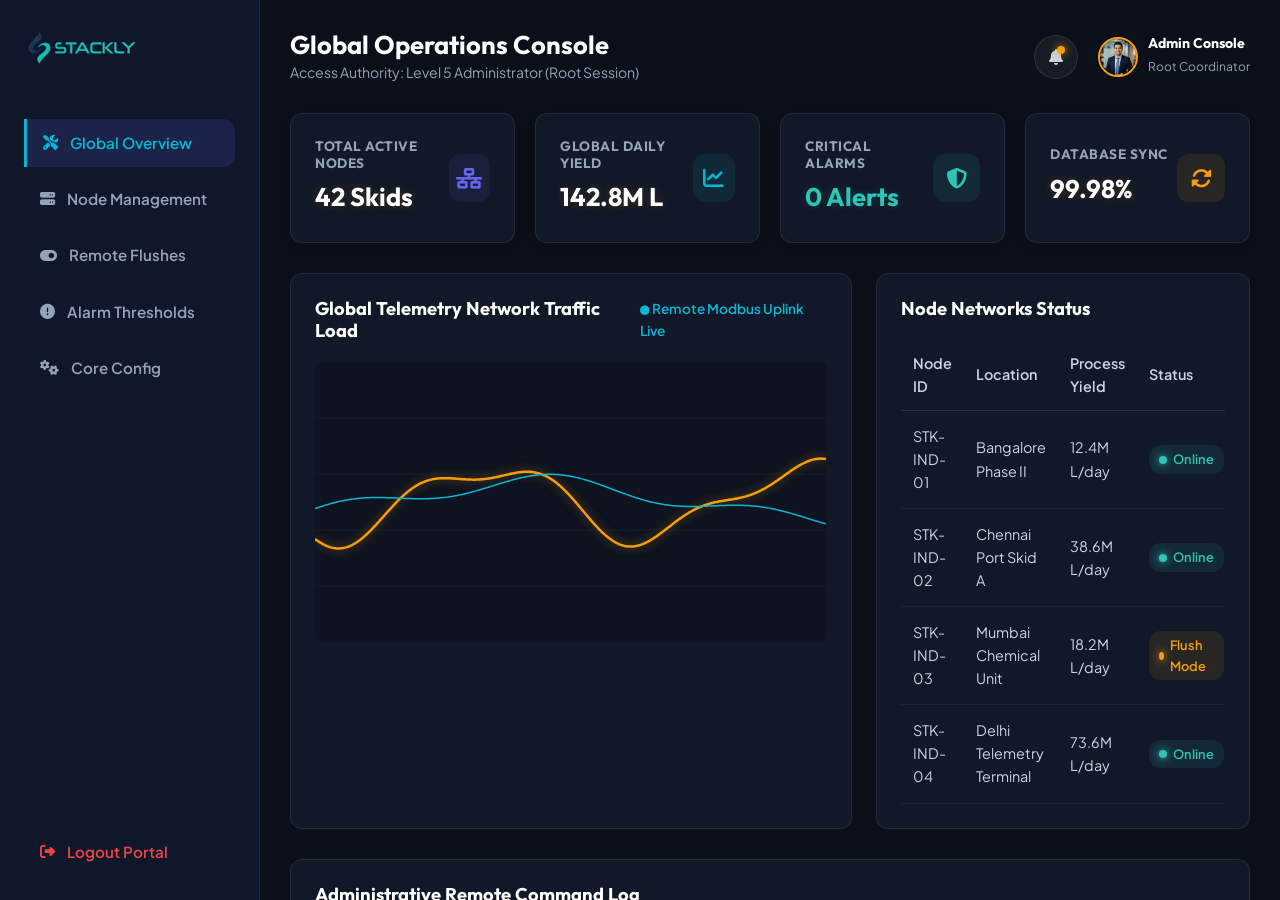
<file: admin-dashboard.html>
<!DOCTYPE html>
<html lang="en">
<head>
  <meta charset="UTF-8">
  <meta name="viewport" content="width=device-width, initial-scale=1.0">
  <title>Global Operations Console | Stackly Administration</title>
  <meta name="description" content="View global network yields, manage remote node flushes, and configure telemetry alarm thresholds.">
  <link rel="icon" type="image/webp" href="assets/logo.webp">
  <link rel="stylesheet" href="style.css">
  <link rel="stylesheet" href="https://cdnjs.cloudflare.com/ajax/libs/font-awesome/6.5.2/css/all.min.css">
  <style>
    /* Dashboard-specific Layout override */
    body {
      background-color: #0b0f19;
      color: #f1f5f9;
      overflow-y: hidden;
      overflow-x: hidden;
      height: 100vh;
    }
    .dash-wrapper {
      display: grid;
      grid-template-columns: 260px 1fr;
      height: 100vh;
      overflow: hidden;
    }

    /* MOBILE HEADER BAR */
    .dash-mobile-bar {
      display: none;
      justify-content: space-between;
      align-items: center;
      padding: 15px 20px;
      background-color: #0f172a;
      border-bottom: 1px solid rgba(255, 255, 255, 0.08);
      position: relative;
      z-index: 100;
    }
    .dash-mobile-bar img {
      height: 42px;
    }
    .mobile-dash-toggle {
      background: none;
      border: none;
      color: #fff;
      font-size: 1.4rem;
      cursor: pointer;
      padding: 5px;
    }
    
    /* SIDEBAR */
    .dash-sidebar {
      background-color: #0f172a;
      border-right: 1px solid rgba(255, 255, 255, 0.08);
      display: flex;
      flex-direction: column;
      justify-content: space-between;
      padding: 24px;
      z-index: 10;
      transition: left 0.3s ease;
    }
    .dash-logo-box {
      margin-bottom: 40px;
    }
    .dash-logo-box img {
      height: 48px;
    }
    .mobile-sidebar-close {
      display: none;
      background: none;
      border: none;
      color: #94a3b8;
      font-size: 1.4rem;
      cursor: pointer;
    }
    .dash-menu {
      list-style: none;
      display: flex;
      flex-direction: column;
      gap: 8px;
    }
    .dash-menu-link {
      display: flex;
      align-items: center;
      gap: 12px;
      padding: 12px 16px;
      border-radius: var(--radius-sm);
      color: #94a3b8;
      font-weight: 600;
      font-size: 0.95rem;
      transition: var(--transition-fast);
      cursor: pointer;
    }
    .dash-menu-link:hover,
    .dash-menu-link.active {
      background: rgba(99, 102, 241, 0.15);
      color: var(--secondary);
    }
    .dash-menu-link.active {
      border-left: 3px solid var(--secondary);
      border-radius: 0 var(--radius-sm) var(--radius-sm) 0;
    }
    .dash-logout {
      color: #ef4444;
      display: flex;
      align-items: center;
      gap: 12px;
      padding: 12px 16px;
      font-weight: 600;
      font-size: 0.95rem;
      cursor: pointer;
    }
    .dash-logout:hover {
      background: rgba(239, 68, 68, 0.1);
      border-radius: var(--radius-sm);
    }

    /* PREMIUM ACCENT BUTTONS */
    .btn-dash-action {
      background: linear-gradient(135deg, var(--primary), var(--secondary));
      color: #ffffff !important;
      border: none;
      padding: 8px 18px;
      border-radius: var(--radius-pill);
      font-weight: 700;
      font-size: 0.85rem;
      cursor: pointer;
      display: inline-flex;
      align-items: center;
      justify-content: center;
      transition: var(--transition-fast);
      box-shadow: 0 4px 10px rgba(0, 180, 216, 0.2);
    }
    .btn-dash-action:hover {
      transform: translateY(-1.5px);
      box-shadow: 0 6px 14px rgba(0, 180, 216, 0.45);
    }

    /* MAIN CONTENT */
    .dash-main-content {
      display: flex;
      flex-direction: column;
      overflow-y: auto;
      padding: 30px;
      height: 100vh;
    }
    .dash-header {
      display: flex;
      justify-content: space-between;
      align-items: center;
      margin-bottom: 30px;
    }
    .dash-title-wrap h2 {
      color: #fff;
      font-size: 1.6rem;
    }
    .dash-title-wrap p {
      color: #94a3b8;
      font-size: 0.88rem;
    }
    .dash-actions-panel {
      display: flex;
      align-items: center;
      gap: 20px;
    }
    .dash-notification-btn {
      position: relative;
      background: rgba(255, 255, 255, 0.05);
      border: 1px solid rgba(255, 255, 255, 0.1);
      width: 44px;
      height: 44px;
      border-radius: 50%;
      display: flex;
      align-items: center;
      justify-content: center;
      color: #cbd5e1;
      cursor: pointer;
    }
    .dash-notification-btn .pulse-badge {
      position: absolute;
      top: 10px;
      right: 12px;
      width: 8px;
      height: 8px;
      background: var(--accent);
      border-radius: 50%;
      box-shadow: 0 0 10px var(--accent);
      animation: pulse-ring 2s infinite;
    }
    .dash-profile {
      display: flex;
      align-items: center;
      gap: 10px;
    }
    .dash-profile img {
      width: 40px;
      height: 40px;
      border-radius: 50%;
      border: 2px solid var(--accent);
    }
    .dash-profile-info h5 {
      color: #fff;
      font-size: 0.88rem;
    }
    .dash-profile-info span {
      color: #94a3b8;
      font-size: 0.75rem;
    }

    /* PANELS STYLINGS */
    .dash-panel {
      display: none;
    }
    .dash-panel.active {
      display: block;
    }

    /* CARDS GRID */
    .dash-cards-grid {
      display: grid;
      grid-template-columns: repeat(4, 1fr);
      gap: 20px;
      margin-bottom: 30px;
    }
    .dash-card {
      background-color: #111827;
      border: 1px solid rgba(255, 255, 255, 0.08);
      border-radius: var(--radius-sm);
      padding: 24px;
      display: flex;
      align-items: center;
      justify-content: space-between;
      box-shadow: var(--shadow-sm);
    }
    .dash-card-left h4 {
      font-size: 0.85rem;
      color: #94a3b8;
      text-transform: uppercase;
      letter-spacing: 0.5px;
      margin-bottom: 6px;
    }
    .dash-card-left .metric-val {
      font-family: var(--font-heading);
      font-size: 1.6rem;
      color: #fff;
      font-weight: 700;
      text-shadow: 0 0 10px rgba(245, 158, 11, 0.2);
    }
    .dash-card-icon {
      width: 48px;
      height: 48px;
      border-radius: 12px;
      background: rgba(99, 102, 241, 0.1);
      color: var(--primary);
      display: flex;
      align-items: center;
      justify-content: center;
      font-size: 1.3rem;
    }
    .dash-card:nth-child(2) .dash-card-icon {
      background: rgba(6, 182, 212, 0.1);
      color: var(--secondary);
    }
    .dash-card:nth-child(3) .dash-card-icon {
      background: rgba(46, 196, 182, 0.1);
      color: #2ec4b6;
    }
    .dash-card:nth-child(4) .dash-card-icon {
      background: rgba(245, 158, 11, 0.1);
      color: var(--accent);
    }
    
    /* ANALYTICS SECTION */
    .dash-analytics-grid {
      display: grid;
      grid-template-columns: 1.2fr 0.8fr;
      gap: 24px;
      margin-bottom: 30px;
    }
    .dash-chart-panel {
      background-color: #111827;
      border: 1px solid rgba(255, 255, 255, 0.08);
      border-radius: var(--radius-sm);
      padding: 24px;
      display: flex;
      flex-direction: column;
    }
    .panel-header {
      display: flex;
      justify-content: space-between;
      align-items: center;
      margin-bottom: 20px;
    }
    .panel-header h3 {
      font-size: 1.15rem;
      color: #fff;
    }
    .chart-container-box {
      width: 100%;
      height: 280px;
      position: relative;
      background: rgba(0, 0, 0, 0.2);
      border-radius: 8px;
      overflow: hidden;
    }
    #admin-telemetry-chart {
      position: absolute;
      left: 0;
      top: 0;
      width: 100%;
      height: 100%;
    }

    /* ACTIVE NODES TABLE */
    .dash-nodes-table-panel {
      background-color: #111827;
      border: 1px solid rgba(255, 255, 255, 0.08);
      border-radius: var(--radius-sm);
      padding: 24px;
      overflow: hidden;
    }
    .nodes-table-wrapper {
      width: 100%;
      overflow-x: auto;
      margin-top: 15px;
    }
    .nodes-table {
      width: 100%;
      border-collapse: collapse;
      text-align: left;
      font-size: 0.9rem;
    }
    .nodes-table th {
      color: #cbd5e1;
      font-weight: 600;
      padding: 12px;
      border-bottom: 1px solid rgba(255, 255, 255, 0.1);
    }
    .nodes-table td {
      color: #cbd5e1;
      padding: 14px 12px;
      border-bottom: 1px solid rgba(255, 255, 255, 0.05);
    }
    .nodes-table tr:hover td {
      background-color: rgba(255, 255, 255, 0.02);
    }
    .status-badge {
      display: inline-flex;
      align-items: center;
      gap: 6px;
      font-weight: 600;
      font-size: 0.8rem;
      padding: 4px 10px;
      border-radius: 12px;
    }
    .status-badge.online {
      background: rgba(46, 196, 182, 0.1);
      color: #2ec4b6;
    }
    .status-badge.flush {
      background: rgba(245, 158, 11, 0.1);
      color: var(--accent);
    }
    .status-dot-pulse {
      width: 8px;
      height: 8px;
      border-radius: 50%;
      animation: pulse-ring 2s infinite;
    }
    .status-badge.online .status-dot-pulse { background-color: #2ec4b6; box-shadow: 0 0 8px #2ec4b6; }
    .status-badge.flush .status-dot-pulse { background-color: var(--accent); box-shadow: 0 0 8px var(--accent); }

    /* TERMINAL/LOGS PANEL */
    .dash-terminal-panel {
      background-color: #111827;
      border: 1px solid rgba(255, 255, 255, 0.08);
      border-radius: var(--radius-sm);
      padding: 24px;
      flex: 1;
      display: flex;
      flex-direction: column;
    }
    .terminal-console {
      background-color: #05070c;
      border-radius: 8px;
      padding: 18px;
      font-family: 'Courier New', Courier, monospace;
      font-size: 0.85rem;
      color: #f59e0b;
      flex: 1;
      height: 120px;
      overflow-y: auto;
      overflow-x: auto;
      border: 1px solid rgba(255, 255, 255, 0.03);
    }
    .terminal-line {
      margin-bottom: 6px;
      line-height: 1.4;
      white-space: nowrap;
    }
    .terminal-line span.time {
      color: var(--secondary);
    }
    .terminal-line span.success {
      color: #2ec4b6;
    }
    .terminal-line span.warn {
      color: var(--accent);
    }
    .terminal-line span.admin-action {
      color: #a855f7;
    }

    /* MOBILE RESPONSIVE MEDIA STYLES */
    @media (max-width: 768px) {
      .dash-wrapper {
        display: block;
        overflow-x: hidden;
      }
      .dash-mobile-bar {
        display: flex;
      }
      .dash-sidebar {
        position: fixed;
        top: 0;
        left: -280px;
        width: 280px;
        height: 100vh;
        z-index: 999;
        box-shadow: 10px 0 30px rgba(0, 0, 0, 0.5);
      }
      .dash-sidebar.open {
        left: 0;
      }
      .mobile-sidebar-close {
        display: block;
      }
      .dash-logo-box {
        display: flex;
        justify-content: space-between;
        align-items: center;
        margin-bottom: 30px;
      }
      .dash-main-content {
        padding: 16px;
        height: calc(100vh - 61px); /* minus mobile top bar */
        width: 100%;
        overflow-x: hidden;
      }
      .dash-cards-grid {
        grid-template-columns: 1fr;
      }
      .dash-analytics-grid {
        grid-template-columns: 1fr;
      }
      .dash-header {
        flex-direction: column;
        align-items: flex-start;
        gap: 15px;
      }
      .dash-actions-panel {
        width: 100%;
        justify-content: space-between;
      }
      .panel-header {
        flex-direction: column;
        align-items: flex-start;
        gap: 10px;
      }
      .dash-card {
        padding: 16px;
      }
      .dash-card-left .metric-val {
        font-size: 1.3rem;
      }
    }
    @media (max-width: 1100px) and (min-width: 769px) {
      .dash-cards-grid {
        grid-template-columns: repeat(2, 1fr);
      }
      .dash-analytics-grid {
        grid-template-columns: 1fr;
      }
    }
  </style>
</head>
<body>

  <!-- Mobile Top Bar -->
  <div class="dash-mobile-bar">
    <a href="index.html">
      <img src="assets/logo.webp" alt="Stackly logo">
    </a>
    <button class="mobile-dash-toggle" id="mobile-dash-toggle" aria-label="Toggle Dashboard Menu">
      <i class="fa-solid fa-bars"></i>
    </button>
  </div>

  <div class="dash-wrapper">
    <!-- Sidebar Navigation -->
    <aside class="dash-sidebar">
      <div>
        <div class="dash-logo-box">
          <a href="index.html">
            <img src="assets/logo.webp" alt="Stackly logo">
          </a>
          <button class="mobile-sidebar-close" id="mobile-sidebar-close" aria-label="Close Dashboard Menu">
            <i class="fa-solid fa-xmark"></i>
          </button>
        </div>
        <nav>
          <ul class="dash-menu">
            <li>
              <a class="dash-menu-link active" data-target="panel-admin-overview">
                <i class="fa-solid fa-screwdriver-wrench"></i> Global Overview
              </a>
            </li>
            <li>
              <a class="dash-menu-link" data-target="panel-admin-nodes">
                <i class="fa-solid fa-server"></i> Node Management
              </a>
            </li>
            <li>
              <a class="dash-menu-link" data-target="panel-admin-flushes">
                <i class="fa-solid fa-toggle-on"></i> Remote Flushes
              </a>
            </li>
            <li>
              <a class="dash-menu-link" data-target="panel-admin-alarms">
                <i class="fa-solid fa-circle-exclamation"></i> Alarm Thresholds
              </a>
            </li>
            <li>
              <a class="dash-menu-link" data-target="panel-admin-config">
                <i class="fa-solid fa-gears"></i> Core Config
              </a>
            </li>
          </ul>
        </nav>
      </div>

      <div>
        <a href="login.html" class="dash-logout">
          <i class="fa-solid fa-right-from-bracket"></i> Logout Portal
        </a>
      </div>
    </aside>

    <!-- Main Content Panel -->
    <main class="dash-main-content">
      <!-- Header row -->
      <header class="dash-header">
        <div class="dash-title-wrap">
          <h2>Global Operations Console</h2>
          <p>Access Authority: Level 5 Administrator (Root Session)</p>
        </div>

        <div class="dash-actions-panel">
          <div class="dash-notification-btn" aria-label="Notifications Alerts" onclick="window.location.href='404.html';">
            <i class="fa-solid fa-bell"></i>
            <span class="pulse-badge"></span>
          </div>

          <div class="dash-profile" onclick="window.location.href='404.html';" style="cursor: pointer;">
            <img src="assets/team_arjun_11zon.webp" alt="Admin Operator Image">
            <div class="dash-profile-info">
              <h5>Admin Console</h5>
              <span>Root Coordinator</span>
            </div>
          </div>
        </div>
      </header>

      <!-- PANEL 1: ADMIN OVERVIEW -->
      <div id="panel-admin-overview" class="dash-panel active">
        <!-- Cards Grid -->
        <section class="dash-cards-grid">
          <div class="dash-card">
            <div class="dash-card-left">
              <h4>Total Active Nodes</h4>
              <div class="metric-val">42 Skids</div>
            </div>
            <div class="dash-card-icon"><i class="fa-solid fa-network-wired"></i></div>
          </div>

          <div class="dash-card">
            <div class="dash-card-left">
              <h4>Global Daily Yield</h4>
              <div class="metric-val">142.8M L</div>
            </div>
            <div class="dash-card-icon"><i class="fa-solid fa-chart-line"></i></div>
          </div>

          <div class="dash-card">
            <div class="dash-card-left">
              <h4>Critical Alarms</h4>
              <div class="metric-val" style="color: #2ec4b6; text-shadow: 0 0 10px rgba(46, 196, 182, 0.2);">0 Alerts</div>
            </div>
            <div class="dash-card-icon"><i class="fa-solid fa-shield-halved"></i></div>
          </div>

          <div class="dash-card">
            <div class="dash-card-left">
              <h4>Database Sync</h4>
              <div class="metric-val">99.98%</div>
            </div>
            <div class="dash-card-icon"><i class="fa-solid fa-rotate"></i></div>
          </div>
        </section>

        <!-- Middle layout (Data chart & Node Table) -->
        <section class="dash-analytics-grid">
          <div class="dash-chart-panel">
            <div class="panel-header">
              <h3>Global Telemetry Network Traffic Load</h3>
              <div style="font-size: 0.85rem; color: var(--secondary); font-weight: 600;"><i class="fa-solid fa-circle" style="font-size: 0.6rem; animation: pulse-ring 2.5s infinite;"></i> Remote Modbus Uplink Live</div>
            </div>
            <div class="chart-container-box">
              <canvas id="admin-telemetry-chart"></canvas>
            </div>
          </div>

          <div class="dash-nodes-table-panel">
            <div class="panel-header">
              <h3>Node Networks Status</h3>
            </div>
            
            <div class="nodes-table-wrapper">
              <table class="nodes-table">
                <thead>
                  <tr>
                    <th>Node ID</th>
                    <th>Location</th>
                    <th>Process Yield</th>
                    <th>Status</th>
                  </tr>
                </thead>
                <tbody>
                  <tr>
                    <td>STK-IND-01</td>
                    <td>Bangalore Phase II</td>
                    <td>12.4M L/day</td>
                    <td><span class="status-badge online"><span class="status-dot-pulse"></span> Online</span></td>
                  </tr>
                  <tr>
                    <td>STK-IND-02</td>
                    <td>Chennai Port Skid A</td>
                    <td>38.6M L/day</td>
                    <td><span class="status-badge online"><span class="status-dot-pulse"></span> Online</span></td>
                  </tr>
                  <tr>
                    <td>STK-IND-03</td>
                    <td>Mumbai Chemical Unit</td>
                    <td>18.2M L/day</td>
                    <td><span class="status-badge flush"><span class="status-dot-pulse"></span> Flush Mode</span></td>
                  </tr>
                  <tr>
                    <td>STK-IND-04</td>
                    <td>Delhi Telemetry Terminal</td>
                    <td>73.6M L/day</td>
                    <td><span class="status-badge online"><span class="status-dot-pulse"></span> Online</span></td>
                  </tr>
                </tbody>
              </table>
            </div>
          </div>
        </section>

        <!-- Bottom logs terminal -->
        <section class="dash-terminal-panel">
          <div class="panel-header">
            <h3>Administrative Remote Command Log</h3>
          </div>
          <div class="terminal-console" id="admin-terminal-console">
            <!-- Lines will append dynamically from JS -->
          </div>
        </section>
      </div>

      <!-- PANEL 2: ADMIN NODE MANAGEMENT -->
      <div id="panel-admin-nodes" class="dash-panel">
        <section class="dash-analytics-grid" style="grid-template-columns: 1fr;">
          <div class="dash-chart-panel" style="padding: 30px;">
            <div class="panel-header">
              <h3>Industrial Skid Node Configuration Keys</h3>
              <button class="btn-dash-action" onclick="window.location.href='404.html';">Register New Skid</button>
            </div>
            
            <div class="nodes-table-wrapper">
              <table class="nodes-table">
                <thead>
                  <tr>
                    <th>Hardware UUID</th>
                    <th>Reporting Port</th>
                    <th>Protocol</th>
                    <th>Firmware Ver</th>
                    <th>Actions</th>
                  </tr>
                </thead>
                <tbody>
                  <tr style="border-bottom: 1px solid rgba(255,255,255,0.05);">
                    <td style="padding: 14px 12px; font-family: monospace;">e82d-45bf-a112</td>
                    <td>502 (TCP)</td>
                    <td>Modbus over IP</td>
                    <td>v4.2.1-prod</td>
                    <td><button class="btn-dash-action" onclick="window.location.href='404.html';">Export Key</button></td>
                  </tr>
                  <tr style="border-bottom: 1px solid rgba(255,255,255,0.05);">
                    <td style="padding: 14px 12px; font-family: monospace;">d981-99af-bb08</td>
                    <td>502 (TCP)</td>
                    <td>Modbus over IP</td>
                    <td>v4.2.0-prod</td>
                    <td><button class="btn-dash-action" onclick="window.location.href='404.html';">Export Key</button></td>
                  </tr>
                  <tr style="border-bottom: 1px solid rgba(255,255,255,0.05);">
                    <td style="padding: 14px 12px; font-family: monospace;">c249-114d-909d</td>
                    <td>503 (TCP)</td>
                    <td>Modbus over RTU</td>
                    <td>v3.9.8-legacy</td>
                    <td><button class="btn-dash-action" onclick="window.location.href='404.html';">Export Key</button></td>
                  </tr>
                </tbody>
              </table>
            </div>
          </div>
        </section>
      </div>

      <!-- PANEL 3: REMOTE FLUSHES -->
      <div id="panel-admin-flushes" class="dash-panel">
        <section class="dash-analytics-grid" style="grid-template-columns: 1fr;">
          <div class="dash-chart-panel" style="padding: 30px; text-align: center;">
            <h3 style="margin-bottom: 12px; color: #fff;">Network-Wide Emergency Flush Control</h3>
            <p style="color: #cbd5e1; margin-bottom: 30px; max-width: 600px; margin-left: auto; margin-right: auto;">
              Trigger instantaneous backwashes or automated cleaning cycles on remote telemetry units. Note: This action bypasses scheduled loops.
            </p>
            
            <div style="background: rgba(239, 68, 68, 0.05); border: 1px solid rgba(239, 68, 68, 0.2); padding: 30px; border-radius: 12px; max-width: 500px; margin: 0 auto 30px auto;">
              <i class="fa-solid fa-triangle-exclamation" style="font-size: 3rem; color: #ef4444; margin-bottom: 16px;"></i>
              <h4 style="color: #fff; margin-bottom: 10px;">Master Override Terminal</h4>
              <p style="font-size: 0.85rem; color: #94a3b8; margin-bottom: 24px;">Global emergency purge resets all flow valves to 100% capacity output immediately.</p>
              <button class="btn btn-primary" onclick="window.location.href='404.html';" style="background: #ef4444; border: none; padding: 14px 28px; font-weight: 700; color: #fff; border-radius: 4px; cursor:pointer;">TRIGGER GLOBAL EMERGENCY PURGE</button>
            </div>
          </div>
        </section>
      </div>

      <!-- PANEL 4: ALARM THRESHOLDS -->
      <div id="panel-admin-alarms" class="dash-panel">
        <section class="dash-analytics-grid" style="grid-template-columns: 1fr;">
          <div class="dash-chart-panel" style="padding: 30px;">
            <h3>Global Safety & Alert Threshold Configuration</h3>
            <p style="color: #cbd5e1; margin-bottom: 24px;">Configure administrative limit registers. Violating these rules flags the node status to "WARNING" globally.</p>
            
            <form onsubmit="event.preventDefault(); window.location.href='404.html';" style="max-width: 600px; display: flex; flex-direction: column; gap: 20px; text-align: left;">
              <div>
                <label style="display: block; font-size: 0.88rem; font-weight: 600; color: #cbd5e1; margin-bottom: 8px;">Minimum Flow Threshold (L/s)</label>
                <input type="number" value="15" style="width: 100%; background: rgba(255,255,255,0.03); border: 1px solid rgba(255,255,255,0.15); padding: 12px; border-radius: 4px; color:#fff;">
              </div>
              
              <div>
                <label style="display: block; font-size: 0.88rem; font-weight: 600; color: #cbd5e1; margin-bottom: 8px;">Maximum Differential Pressure Margin (MPa)</label>
                <input type="number" step="0.01" value="0.12" style="width: 100%; background: rgba(255,255,255,0.03); border: 1px solid rgba(255,255,255,0.15); padding: 12px; border-radius: 4px; color:#fff;">
              </div>

              <div>
                <label style="display: block; font-size: 0.88rem; font-weight: 600; color: #cbd5e1; margin-bottom: 8px;">Conductivity Range Limits (ppm)</label>
                <div style="display: grid; grid-template-columns: 1fr 1fr; gap: 16px;">
                  <input type="number" value="50" placeholder="Min ppm" style="background: rgba(255,255,255,0.03); border: 1px solid rgba(255,255,255,0.15); padding: 12px; border-radius: 4px; color:#fff;">
                  <input type="number" value="350" placeholder="Max ppm" style="background: rgba(255,255,255,0.03); border: 1px solid rgba(255,255,255,0.15); padding: 12px; border-radius: 4px; color:#fff;">
                </div>
              </div>

              <button type="submit" class="btn-dash-action" style="padding: 12px 24px; align-self: flex-start; border-radius: 4px;">Sync Bounds Registry</button>
            </form>
          </div>
        </section>
      </div>

      <!-- PANEL 5: CORE CONFIG -->
      <div id="panel-admin-config" class="dash-panel">
        <section class="dash-analytics-grid" style="grid-template-columns: 1fr;">
          <div class="dash-chart-panel" style="padding: 30px; text-align: left;">
            <h3 style="margin-bottom: 12px; color:#fff;">Global Modbus Telemetry Settings</h3>
            <p style="color: #cbd5e1; margin-bottom: 30px;">Manage cellular payload profiles, global synchronization frequencies, and core system credentials.</p>
            
            <form onsubmit="event.preventDefault(); window.location.href='404.html';" style="max-width: 550px; display: flex; flex-direction: column; gap: 20px;">
              <div>
                <label style="display: block; font-size: 0.85rem; font-weight: 600; color: #cbd5e1; margin-bottom: 8px;">Primary Database Telemetry Server Endpoint</label>
                <input type="text" value="https://telemetry.stackly.water-ops.net/v2/feed" style="width: 100%; background: rgba(255,255,255,0.03); border: 1px solid rgba(255,255,255,0.15); padding: 12px; border-radius: 4px; color:#fff;">
              </div>

              <div>
                <label style="display: block; font-size: 0.85rem; font-weight: 600; color: #cbd5e1; margin-bottom: 8px;">Backup Server Endpoint</label>
                <input type="text" value="https://telemetry-fallback.stackly.water-ops.net/v2/feed" style="width: 100%; background: rgba(255,255,255,0.03); border: 1px solid rgba(255,255,255,0.15); padding: 12px; border-radius: 4px; color:#fff;">
              </div>

              <div>
                <label style="display: block; font-size: 0.85rem; font-weight: 600; color: #cbd5e1; margin-bottom: 8px;">Firmware Deployment Key</label>
                <input type="password" value="●●●●●●●●●●●●●●●●●●●●" style="width: 100%; background: rgba(255,255,255,0.03); border: 1px solid rgba(255,255,255,0.15); padding: 12px; border-radius: 4px; color:#fff;">
              </div>

              <button type="submit" class="btn-dash-action" style="padding: 12px 24px; align-self: flex-start; margin-top: 10px; border-radius: 4px;">Save System Parameters</button>
            </form>
          </div>
        </section>
      </div>

    </main>
  </div>

  <script src="app.js"></script>
</body>
</html>
</file>
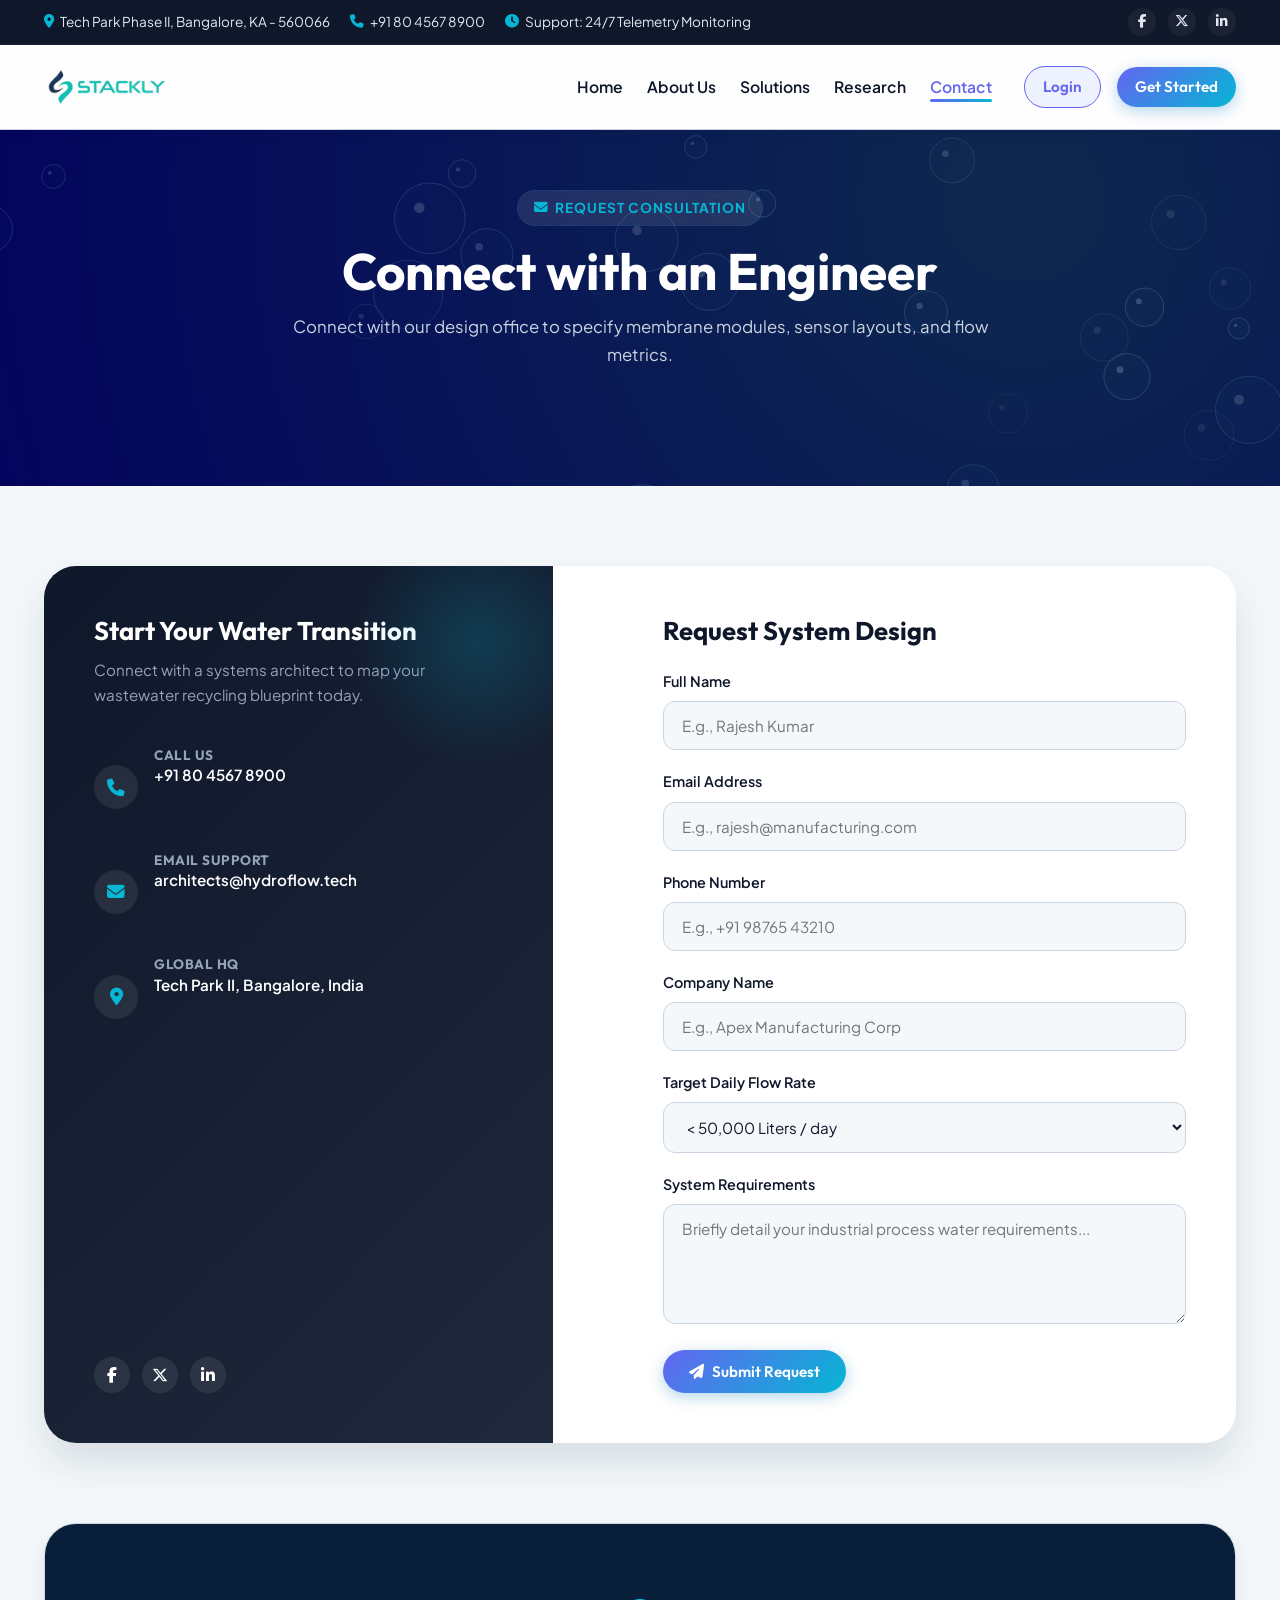
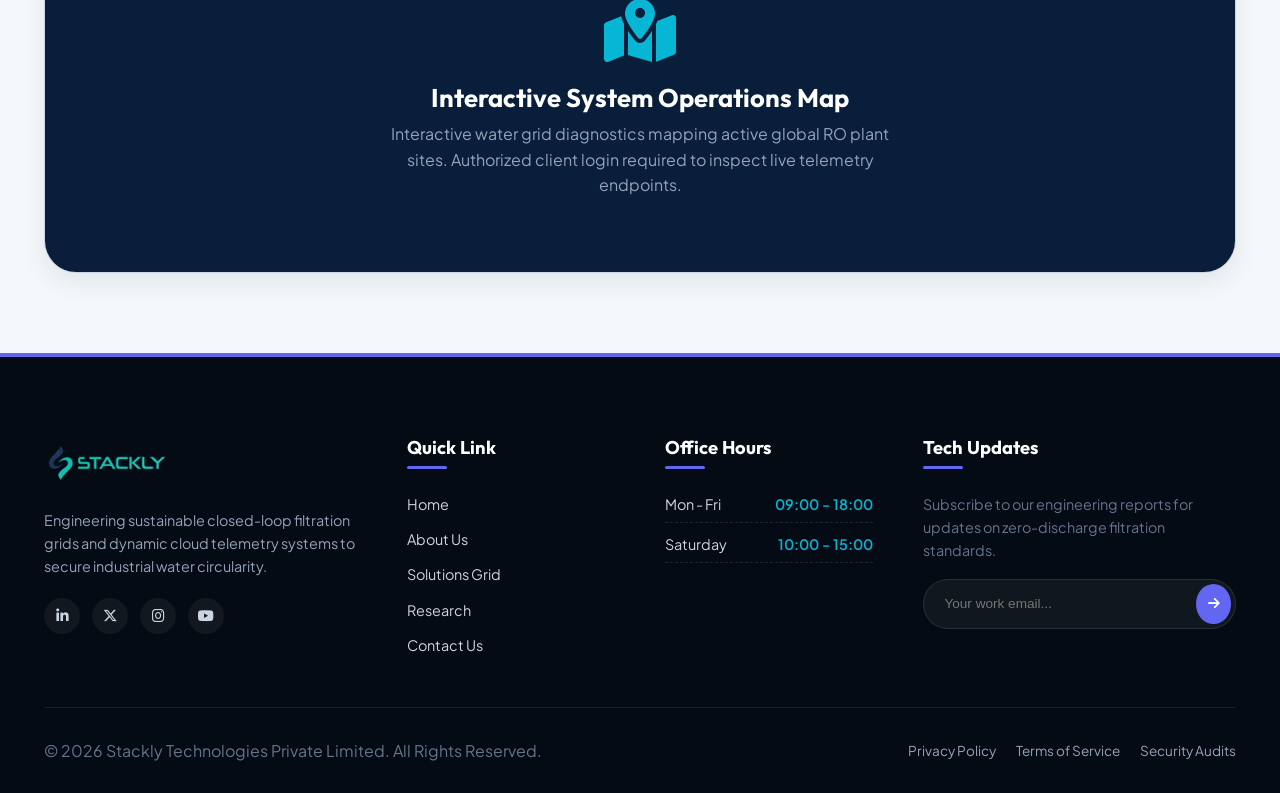
<file: contact.html>
<!DOCTYPE html>
<html lang="en">
<head>
  <meta charset="UTF-8">
  <meta name="viewport" content="width=device-width, initial-scale=1.0">
  <title>Contact Us | Stackly Water Technology</title>
  <meta name="description" content="Get in touch with Stackly's engineering team, request system spec reports, or contact our 24/7 telemetry monitoring offices.">
  <link rel="icon" type="image/webp" href="assets/logo.webp">
  <link rel="stylesheet" href="style.css">
  <link rel="stylesheet" href="https://cdnjs.cloudflare.com/ajax/libs/font-awesome/6.5.2/css/all.min.css">
</head>
<body>

  <!-- Custom Cursor Canvas -->
  <canvas id="cursor-canvas"></canvas>

  <!-- Preloader Screen -->
  <div id="site-preloader" class="site-preloader">
    <div class="preloader-droplet-wrapper">
      <div class="preloader-droplet"></div>
      <div class="preloader-pool"></div>
      <div class="preloader-ripple"></div>
    </div>
    <div class="preloader-logo">Stack<span>ly</span></div>
    <div class="preloader-bar"><span></span></div>
  </div>

  <!-- Top Bar -->
  <div class="top-bar">
    <div class="container">
      <div class="top-bar-info">
        <span><i class="fa-solid fa-location-dot"></i> Tech Park Phase II, Bangalore, KA - 560066</span>
        <span><i class="fa-solid fa-phone"></i> +91 80 4567 8900</span>
        <span><i class="fa-solid fa-clock"></i> Support: 24/7 Telemetry Monitoring</span>
      </div>
      <div class="top-bar-links">
        <a href="404.html" title="Facebook"><i class="fa-brands fa-facebook-f"></i></a>
        <a href="404.html" title="Twitter"><i class="fa-brands fa-x-twitter"></i></a>
        <a href="404.html" title="LinkedIn"><i class="fa-brands fa-linkedin-in"></i></a>
      </div>
    </div>
  </div>

  <!-- Header -->
  <header class="navbar">
    <div class="container navbar-bar">
      <a href="index.html" class="brand-logo">
        <img src="assets/logo.webp" alt="Stackly Logo">
      </a>

      <button type="button" class="nav-toggle" id="nav-toggle" aria-label="Open menu" aria-expanded="false" aria-controls="nav-panel">
        <i class="fa-solid fa-bars"></i>
      </button>

      <div class="nav-panel" id="nav-panel">
        <div class="nav-panel-header">
          <a href="index.html" class="brand-logo">
            <img src="assets/logo.webp" alt="Stackly Logo">
          </a>
          <button type="button" class="nav-close" id="nav-close" aria-label="Close menu">
            <i class="fa-solid fa-xmark"></i>
          </button>
        </div>

        <ul class="nav-menu">
          <li><a href="index.html" class="nav-link">Home</a></li>
          <li><a href="about.html" class="nav-link">About Us</a></li>
          <li><a href="services.html" class="nav-link">Solutions</a></li>
          <li><a href="research.html" class="nav-link">Research</a></li>
          <li><a href="contact.html" class="nav-link active">Contact</a></li>
        </ul>

        <div class="nav-actions">
          <a href="login.html" class="btn btn-secondary btn-sm" style="border: 1.5px solid var(--primary); padding: 8px 18px;">Login</a>
          <a href="create-account.html" class="btn btn-primary btn-sm" style="padding: 8px 18px;">Get Started</a>
        </div>
      </div>
    </div>
  </header>

  <!-- Hero Section -->
  <section class="hero-section" style="min-height: auto; padding: 60px 0 80px 0;">
    <canvas id="hero-bg-canvas" class="hero-bg-canvas"></canvas>
    <div class="container" style="position: relative; z-index: 2; text-align: center;">
      <span class="section-tag" style="background: rgba(255,255,255,0.1); color: var(--secondary);"><i class="fa-solid fa-envelope"></i> Request Consultation</span>
      <h1 class="hero-title" style="font-size: clamp(2.2rem, 4vw, 3.5rem); margin-bottom: 12px;">Connect with an Engineer</h1>
      <p class="hero-desc" style="margin-inline: auto; font-size: 1.05rem; max-width: 700px;">Connect with our design office to specify membrane modules, sensor layouts, and flow metrics.</p>
    </div>
  </section>

  <!-- Main Contact Grid -->
  <section class="section">
    <div class="container">
      <div class="contact-grid reveal">
        <!-- Info Column -->
        <div class="contact-info-panel">
          <div class="contact-info-top">
            <h3>Start Your Water Transition</h3>
            <p>Connect with a systems architect to map your wastewater recycling blueprint today.</p>
            
            <div class="contact-details">
              <div class="contact-detail-item">
                <div class="contact-detail-icon"><i class="fa-solid fa-phone"></i></div>
                <div class="contact-detail-text">
                  <h5>Call Us</h5>
                  <p>+91 80 4567 8900</p>
                </div>
              </div>

              <div class="contact-detail-item">
                <div class="contact-detail-icon"><i class="fa-solid fa-envelope"></i></div>
                <div class="contact-detail-text">
                  <h5>Email Support</h5>
                  <p>architects@hydroflow.tech</p>
                </div>
              </div>

              <div class="contact-detail-item">
                <div class="contact-detail-icon"><i class="fa-solid fa-location-dot"></i></div>
                <div class="contact-detail-text">
                  <h5>Global HQ</h5>
                  <p>Tech Park II, Bangalore, India</p>
                </div>
              </div>
            </div>
          </div>

          <div class="contact-socials">
            <a href="404.html"><i class="fa-brands fa-facebook-f"></i></a>
            <a href="404.html"><i class="fa-brands fa-x-twitter"></i></a>
            <a href="404.html"><i class="fa-brands fa-linkedin-in"></i></a>
          </div>
        </div>

        <!-- Form Column -->
        <div class="contact-form-panel" id="book-visit">
          <h3>Request System Design</h3>
          <form id="contact-form">
            <div class="form-group">
              <label for="name" class="form-label">Full Name</label>
              <input type="text" id="name" class="form-control" placeholder="E.g., Rajesh Kumar" required>
            </div>

            <div class="form-group">
              <label for="email" class="form-label">Email Address</label>
              <input type="email" id="email" class="form-control" placeholder="E.g., rajesh@manufacturing.com" required>
            </div>

            <div class="form-group">
              <label for="phone" class="form-label">Phone Number</label>
              <input type="tel" id="phone" class="form-control" placeholder="E.g., +91 98765 43210" required>
            </div>

            <div class="form-group">
              <label for="company" class="form-label">Company Name</label>
              <input type="text" id="company" class="form-control" placeholder="E.g., Apex Manufacturing Corp" required>
            </div>

            <div class="form-group">
              <label for="flow" class="form-label">Target Daily Flow Rate</label>
              <select id="flow" class="form-control">
                <option value="micro">&lt; 50,000 Liters / day</option>
                <option value="medium">50,000 - 500,000 Liters / day</option>
                <option value="macro">&gt; 500,000 Liters / day</option>
              </select>
            </div>

            <div class="form-group">
              <label for="message" class="form-label">System Requirements</label>
              <textarea id="message" class="form-control" placeholder="Briefly detail your industrial process water requirements..." required></textarea>
            </div>

            <button type="submit" class="btn btn-primary"><i class="fa-solid fa-paper-plane"></i> Submit Request</button>
          </form>
        </div>
      </div>
    </div>
  </section>

  <!-- Google Map Visual Placeholder -->
  <section class="section" style="padding-top: 0;">
    <div class="container">
      <div class="reveal" style="border-radius: var(--radius-lg); overflow: hidden; height: 350px; border: 1px solid var(--border-color); box-shadow: var(--shadow-md); position: relative;">
        <div style="background-color: #091e3a; width: 100%; height: 100%; display: flex; flex-direction: column; align-items: center; justify-content: center; color: #fff; text-align: center; padding: 20px;">
          <i class="fa-solid fa-map-location-dot" style="font-size: 4rem; color: var(--secondary); margin-bottom: 20px; animation: float 4s ease-in-out infinite;"></i>
          <h3 style="color: #ffffff; margin-bottom: 0;">Interactive System Operations Map</h3>
          <p style="color: #94a3b8; max-width: 500px; margin-top: 8px;">Interactive water grid diagnostics mapping active global RO plant sites. Authorized client login required to inspect live telemetry endpoints.</p>
        </div>
      </div>
    </div>
  </section>

  <!-- Footer -->
  <footer class="footer">
    <div class="container">
      <div class="footer-grid">
        <div class="footer-col footer-about">
          <a href="index.html" class="brand-logo" style="margin-bottom: 20px;">
            <img src="assets/logo.webp" alt="Stackly logo">
          </a>
          <p>Engineering sustainable closed-loop filtration grids and dynamic cloud telemetry systems to secure industrial water circularity.</p>
          <div class="footer-social-links" style="margin-top: 15px;">
            <a href="404.html"><i class="fa-brands fa-linkedin-in"></i></a>
            <a href="404.html"><i class="fa-brands fa-x-twitter"></i></a>
            <a href="404.html"><i class="fa-brands fa-instagram"></i></a>
            <a href="404.html"><i class="fa-brands fa-youtube"></i></a>
          </div>
        </div>

        <div class="footer-col">
          <h4>Quick Link</h4>
          <ul class="footer-links">
            <li><a href="index.html">Home</a></li>
            <li><a href="about.html">About Us</a></li>
            <li><a href="services.html">Solutions Grid</a></li>
            <li><a href="research.html">Research</a></li>
            <li><a href="contact.html">Contact Us</a></li>
          </ul>
        </div>

        <div class="footer-col">
          <h4>Office Hours</h4>
          <div class="footer-hours-list">
            <div class="footer-hours-row">
              <span>Mon - Fri</span>
              <span>09:00 - 18:00</span>
            </div>
            <div class="footer-hours-row">
              <span>Saturday</span>
              <span>10:00 - 15:00</span>
            </div>
          </div>
        </div>

        <div class="footer-col footer-newsletter">
          <h4>Tech Updates</h4>
          <p>Subscribe to our engineering reports for updates on zero-discharge filtration standards.</p>
          <form class="newsletter-form">
            <input type="email" placeholder="Your work email..." required>
            <button type="submit"><i class="fa-solid fa-arrow-right"></i></button>
          </form>
        </div>
      </div>

      <div class="footer-bottom">
        <p>&copy; 2026 Stackly Technologies Private Limited. All Rights Reserved.</p>
        <div class="footer-legal-links">
          <a href="404.html">Privacy Policy</a>
          <a href="404.html">Terms of Service</a>
          <a href="404.html">Security Audits</a>
        </div>
      </div>
    </div>
  </footer>

  <script src="app.js"></script>
</body>
</html>
</file>
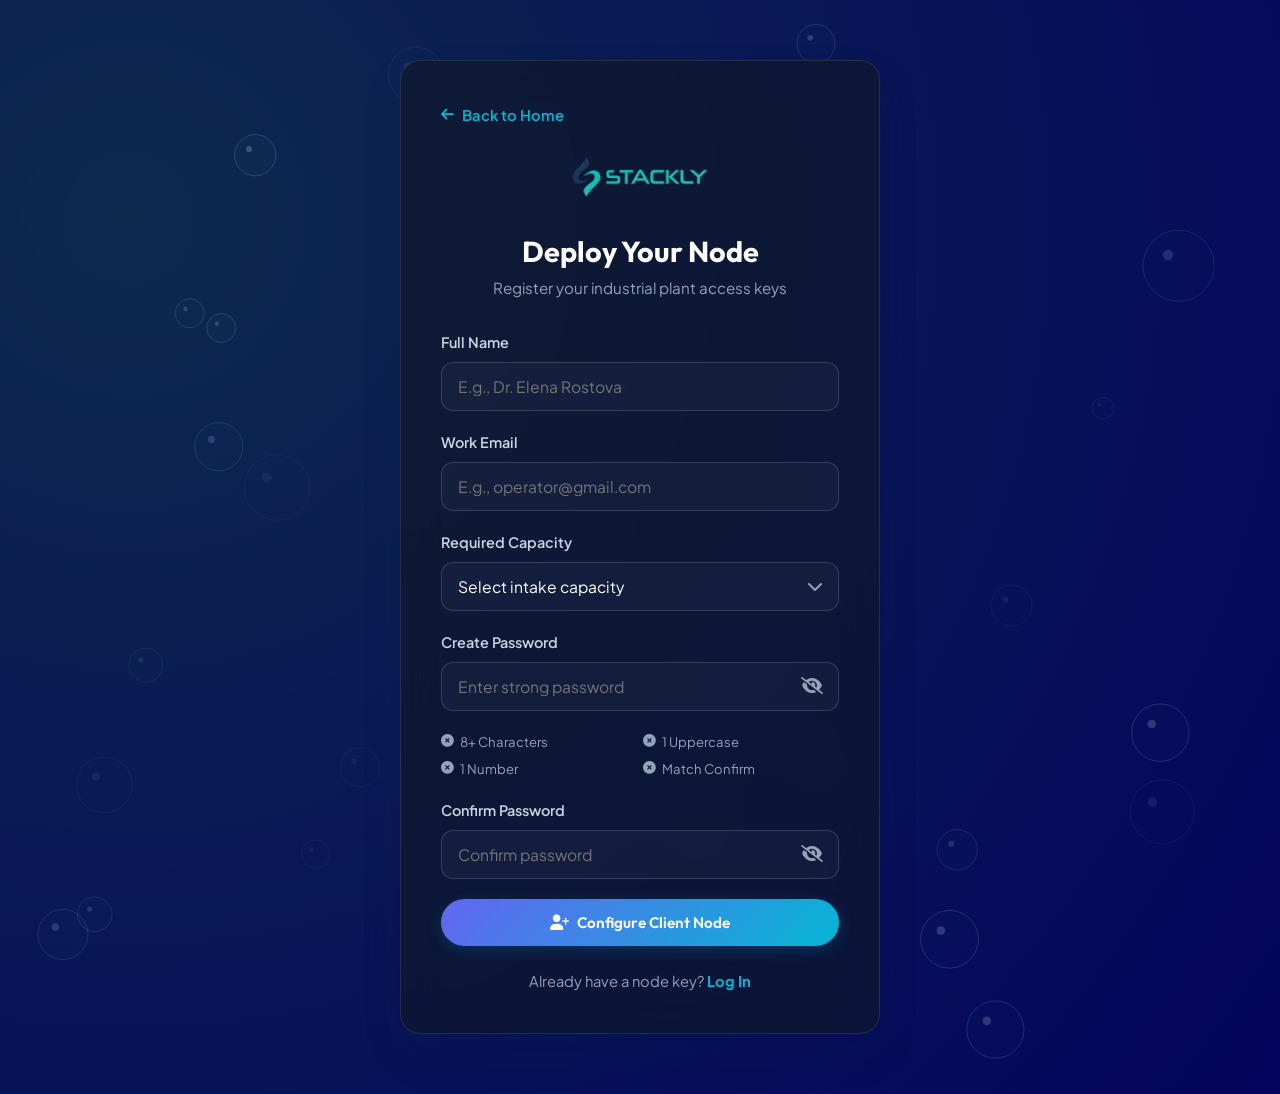
<file: create-account.html>
<!DOCTYPE html>
<html lang="en">
<head>
  <meta charset="UTF-8">
  <meta name="viewport" content="width=device-width, initial-scale=1.0">
  <title>Get Started | Stackly Water Technology</title>
  <meta name="description" content="Register your industrial site, deploy real-time sensors, and configure your plant water treatment dashboard.">
  <link rel="icon" type="image/webp" href="assets/logo.webp">
  <link rel="stylesheet" href="style.css">
  <link rel="stylesheet" href="https://cdnjs.cloudflare.com/ajax/libs/font-awesome/6.5.2/css/all.min.css">
  <style>
    .auth-section {
      min-height: 100vh;
      display: flex;
      justify-content: center;
      align-items: center;
      position: relative;
      overflow: hidden;
      padding: 60px 0;
      background: radial-gradient(circle at 10% 20%, #0e294e 0%, #03045e 100%);
    }
    .auth-card {
      width: 100%;
      max-width: 480px;
      background: rgba(15, 23, 42, 0.7);
      backdrop-filter: blur(20px);
      border: 1px solid rgba(255, 255, 255, 0.1);
      border-radius: var(--radius-md);
      padding: 40px;
      box-shadow: var(--shadow-lg);
      position: relative;
      z-index: 5;
    }
    .auth-logo-wrap {
      text-align: center;
      margin-bottom: 20px;
    }
    .auth-logo-wrap img {
      height: 60px;
      width: auto;
    }
    .auth-header {
      text-align: center;
      margin-bottom: 30px;
    }
    .auth-header h2 {
      color: #fff;
      font-size: 1.8rem;
      margin-bottom: 8px;
    }
    .auth-header p {
      color: #94a3b8;
      font-size: 0.95rem;
    }
    .form-group-standard {
      margin-bottom: 20px;
      text-align: left;
      position: relative;
    }
    .form-label-standard {
      display: block;
      color: #cbd5e1;
      font-size: 0.9rem;
      font-weight: 600;
      margin-bottom: 8px;
    }
    .form-input-standard {
      width: 100%;
      background: rgba(255, 255, 255, 0.03);
      border: 1px solid rgba(255, 255, 255, 0.15);
      padding: 14px 16px;
      border-radius: var(--radius-sm);
      color: #fff;
      font-family: var(--font-body);
      font-size: 0.98rem;
      outline: none;
      transition: var(--transition-fast);
    }
    .form-input-standard:focus {
      border-color: var(--primary);
      background: rgba(255, 255, 255, 0.07);
      box-shadow: 0 0 0 4px rgba(99, 102, 241, 0.2);
    }
    select.form-input-standard option {
      background-color: #111827;
      color: #cbd5e1;
    }
    .password-toggle-box {
      position: relative;
    }
    .password-toggle-box .password-toggle {
      position: absolute;
      right: 16px;
      top: 15px;
      color: #94a3b8;
      cursor: pointer;
      font-size: 1.1rem;
      z-index: 10;
    }
    .password-rules {
      list-style: none;
      padding: 0;
      margin: 10px 0 20px 0;
      font-size: 0.82rem;
      color: #94a3b8;
      display: grid;
      grid-template-columns: 1fr 1fr;
      gap: 6px;
    }
    .password-rules li {
      display: flex;
      align-items: center;
      gap: 6px;
      transition: color 0.3s ease;
    }
    .password-rules li i {
      font-size: 0.8rem;
    }
    .password-rules li.valid {
      color: #2ec4b6;
    }
    .auth-footer-text {
      text-align: center;
      margin-top: 24px;
      color: #94a3b8;
      font-size: 0.92rem;
    }
    .auth-footer-text a {
      color: var(--secondary);
      font-weight: 700;
    }
    .auth-footer-text a:hover {
      text-decoration: underline;
    }
  </style>
</head>
<body>

  <!-- Custom Cursor Canvas -->
  <canvas id="cursor-canvas"></canvas>

  <!-- Preloader Screen -->
  <div id="site-preloader" class="site-preloader">
    <div class="preloader-droplet-wrapper">
      <div class="preloader-droplet"></div>
      <div class="preloader-pool"></div>
      <div class="preloader-ripple"></div>
    </div>
    <div class="preloader-logo">Stack<span>ly</span></div>
    <div class="preloader-bar"><span></span></div>
  </div>

  <!-- Create Account Section with Canvas Background -->
  <section class="auth-section">
    <canvas id="hero-bg-canvas" class="hero-bg-canvas"></canvas>
    
    <div class="auth-card reveal">
      <div style="margin-bottom: 20px; text-align: left;">
        <a href="index.html" style="color: var(--secondary); font-weight: 600; font-size: 0.92rem; display: inline-flex; align-items: center; gap: 8px;"><i class="fa-solid fa-arrow-left"></i> Back to Home</a>
      </div>

      <div class="auth-logo-wrap">
        <a href="index.html">
          <img src="assets/logo.webp" alt="Stackly Logo">
        </a>
      </div>

      <div class="auth-header">
        <h2>Deploy Your Node</h2>
        <p>Register your industrial plant access keys</p>
      </div>

      <form id="signup-form">
        <div class="form-group-standard">
          <label for="signup-name" class="form-label-standard">Full Name</label>
          <input type="text" id="signup-name" class="form-input-standard" placeholder="E.g., Dr. Elena Rostova" required autocomplete="name">
        </div>

        <div class="form-group-standard">
          <label for="signup-email" class="form-label-standard">Work Email</label>
          <input type="email" id="signup-email" class="form-input-standard" placeholder="E.g., operator@gmail.com" required autocomplete="email">
        </div>

        <div class="form-group-standard">
          <label for="signup-flow" class="form-label-standard">Required Capacity</label>
          <div style="position: relative;">
            <select id="signup-flow" class="form-input-standard" style="appearance: none; padding-right: 40px;" required>
              <option value="" disabled selected hidden>Select intake capacity</option>
              <option value="micro">&lt; 50,000 Liters / day</option>
              <option value="medium">50,000 - 500,000 Liters / day</option>
              <option value="macro">&gt; 500,000 Liters / day</option>
            </select>
            <i class="fa-solid fa-chevron-down" style="position: absolute; right: 16px; top: 16px; color: #94a3b8; pointer-events: none;"></i>
          </div>
        </div>

        <div class="form-group-standard">
          <label for="signup-password" class="form-label-standard">Create Password</label>
          <div class="password-toggle-box">
            <input type="password" id="signup-password" class="form-input-standard" placeholder="Enter strong password" required autocomplete="new-password">
            <i class="fa-solid fa-eye-slash password-toggle" id="signup-password-toggle"></i>
          </div>
        </div>

        <!-- Real-time validation rules list -->
        <ul class="password-rules">
          <li id="rule-length"><i class="fa-solid fa-circle-xmark"></i> 8+ Characters</li>
          <li id="rule-upper"><i class="fa-solid fa-circle-xmark"></i> 1 Uppercase</li>
          <li id="rule-number"><i class="fa-solid fa-circle-xmark"></i> 1 Number</li>
          <li id="rule-match"><i class="fa-solid fa-circle-xmark"></i> Match Confirm</li>
        </ul>

        <div class="form-group-standard">
          <label for="signup-confirm" class="form-label-standard">Confirm Password</label>
          <div class="password-toggle-box">
            <input type="password" id="signup-confirm" class="form-input-standard" placeholder="Confirm password" required autocomplete="new-password">
            <i class="fa-solid fa-eye-slash password-toggle" id="signup-confirm-toggle"></i>
          </div>
        </div>

        <button type="submit" class="btn btn-primary" style="width: 100%; padding: 14px;"><i class="fa-solid fa-user-plus"></i> Configure Client Node</button>
      </form>

      <p class="auth-footer-text">
        Already have a node key? <a href="login.html">Log In</a>
      </p>
    </div>
  </section>

  <script src="app.js"></script>
</body>
</html>
</file>
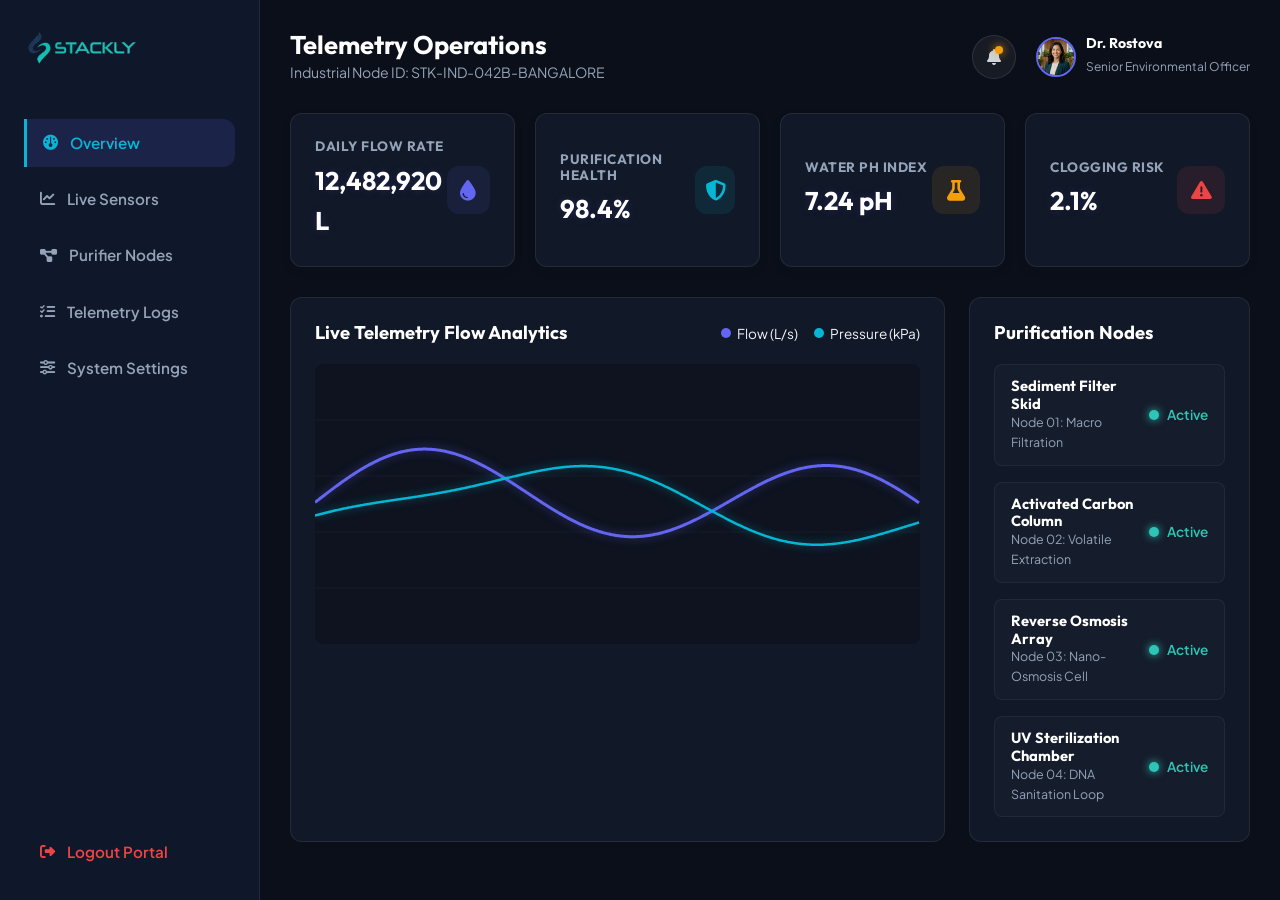
<file: dashboard.html>
<!DOCTYPE html>
<html lang="en">
<head>
  <meta charset="UTF-8">
  <meta name="viewport" content="width=device-width, initial-scale=1.0">
  <title>Telemetry Dashboard | Stackly Client Portal</title>
  <meta name="description" content="View live water treatment metrics, monitor filter node pressure, and inspect telemetry diagnostics logs.">
  <link rel="icon" type="image/webp" href="assets/logo.webp">
  <link rel="stylesheet" href="style.css">
  <link rel="stylesheet" href="https://cdnjs.cloudflare.com/ajax/libs/font-awesome/6.5.2/css/all.min.css">
  <style>
    /* Dashboard-specific Layout override */
    body {
      background-color: #0b0f19;
      color: #f1f5f9;
      overflow-y: hidden;
      overflow-x: hidden;
      height: 100vh;
    }
    .dash-wrapper {
      display: grid;
      grid-template-columns: 260px 1fr;
      height: 100vh;
      overflow: hidden;
    }
    
    /* MOBILE HEADER BAR */
    .dash-mobile-bar {
      display: none;
      justify-content: space-between;
      align-items: center;
      padding: 15px 20px;
      background-color: #0f172a;
      border-bottom: 1px solid rgba(255, 255, 255, 0.08);
      position: relative;
      z-index: 100;
    }
    .dash-mobile-bar img {
      height: 42px;
    }
    .mobile-dash-toggle {
      background: none;
      border: none;
      color: #fff;
      font-size: 1.4rem;
      cursor: pointer;
      padding: 5px;
    }

    /* SIDEBAR */
    .dash-sidebar {
      background-color: #0f172a;
      border-right: 1px solid rgba(255, 255, 255, 0.08);
      display: flex;
      flex-direction: column;
      justify-content: space-between;
      padding: 24px;
      z-index: 10;
      transition: left 0.3s ease;
    }
    .dash-logo-box {
      margin-bottom: 40px;
    }
    .dash-logo-box img {
      height: 48px;
    }
    .mobile-sidebar-close {
      display: none;
      background: none;
      border: none;
      color: #94a3b8;
      font-size: 1.4rem;
      cursor: pointer;
    }
    .dash-menu {
      list-style: none;
      display: flex;
      flex-direction: column;
      gap: 8px;
    }
    .dash-menu-link {
      display: flex;
      align-items: center;
      gap: 12px;
      padding: 12px 16px;
      border-radius: var(--radius-sm);
      color: #94a3b8;
      font-weight: 600;
      font-size: 0.95rem;
      transition: var(--transition-fast);
      cursor: pointer;
    }
    .dash-menu-link:hover,
    .dash-menu-link.active {
      background: rgba(99, 102, 241, 0.15);
      color: var(--secondary);
    }
    .dash-menu-link.active {
      border-left: 3px solid var(--secondary);
      border-radius: 0 var(--radius-sm) var(--radius-sm) 0;
    }
    .dash-logout {
      color: #ef4444;
      display: flex;
      align-items: center;
      gap: 12px;
      padding: 12px 16px;
      font-weight: 600;
      font-size: 0.95rem;
      cursor: pointer;
    }
    .dash-logout:hover {
      background: rgba(239, 68, 68, 0.1);
      border-radius: var(--radius-sm);
    }

    /* PREMIUM ACCENT BUTTONS */
    .btn-dash-action {
      background: linear-gradient(135deg, var(--primary), var(--secondary));
      color: #ffffff !important;
      border: none;
      padding: 8px 18px;
      border-radius: var(--radius-pill);
      font-weight: 700;
      font-size: 0.85rem;
      cursor: pointer;
      display: inline-flex;
      align-items: center;
      justify-content: center;
      transition: var(--transition-fast);
      box-shadow: 0 4px 10px rgba(0, 180, 216, 0.2);
    }
    .btn-dash-action:hover {
      transform: translateY(-1.5px);
      box-shadow: 0 6px 14px rgba(0, 180, 216, 0.45);
    }

    /* MAIN CONTENT */
    .dash-main-content {
      display: flex;
      flex-direction: column;
      overflow-y: auto;
      padding: 30px;
      height: 100vh;
    }
    .dash-header {
      display: flex;
      justify-content: space-between;
      align-items: center;
      margin-bottom: 30px;
    }
    .dash-title-wrap h2 {
      color: #fff;
      font-size: 1.6rem;
    }
    .dash-title-wrap p {
      color: #94a3b8;
      font-size: 0.88rem;
    }
    .dash-actions-panel {
      display: flex;
      align-items: center;
      gap: 20px;
    }
    .dash-notification-btn {
      position: relative;
      background: rgba(255, 255, 255, 0.05);
      border: 1px solid rgba(255, 255, 255, 0.1);
      width: 44px;
      height: 44px;
      border-radius: 50%;
      display: flex;
      align-items: center;
      justify-content: center;
      color: #cbd5e1;
      cursor: pointer;
    }
    .dash-notification-btn .pulse-badge {
      position: absolute;
      top: 10px;
      right: 12px;
      width: 8px;
      height: 8px;
      background: var(--accent);
      border-radius: 50%;
      box-shadow: 0 0 10px var(--accent);
      animation: pulse-ring 2s infinite;
    }
    .dash-profile {
      display: flex;
      align-items: center;
      gap: 10px;
    }
    .dash-profile img {
      width: 40px;
      height: 40px;
      border-radius: 50%;
      border: 2px solid var(--primary);
    }
    .dash-profile-info h5 {
      color: #fff;
      font-size: 0.88rem;
    }
    .dash-profile-info span {
      color: #94a3b8;
      font-size: 0.75rem;
    }

    /* PANELS STYLINGS */
    .dash-panel {
      display: none;
    }
    .dash-panel.active {
      display: block;
    }

    /* CARDS GRID */
    .dash-cards-grid {
      display: grid;
      grid-template-columns: repeat(4, 1fr);
      gap: 20px;
      margin-bottom: 30px;
    }
    .dash-card {
      background-color: #111827;
      border: 1px solid rgba(255, 255, 255, 0.08);
      border-radius: var(--radius-sm);
      padding: 24px;
      display: flex;
      align-items: center;
      justify-content: space-between;
      box-shadow: var(--shadow-sm);
    }
    .dash-card-left h4 {
      font-size: 0.85rem;
      color: #94a3b8;
      text-transform: uppercase;
      letter-spacing: 0.5px;
      margin-bottom: 6px;
    }
    .dash-card-left .metric-val {
      font-family: var(--font-heading);
      font-size: 1.6rem;
      color: #fff;
      font-weight: 700;
      text-shadow: 0 0 10px rgba(99, 102, 241, 0.2);
    }
    .dash-card-icon {
      width: 48px;
      height: 48px;
      border-radius: 12px;
      background: rgba(99, 102, 241, 0.1);
      color: var(--primary);
      display: flex;
      align-items: center;
      justify-content: center;
      font-size: 1.3rem;
    }
    .dash-card:nth-child(2) .dash-card-icon {
      background: rgba(6, 182, 212, 0.1);
      color: var(--secondary);
    }
    .dash-card:nth-child(3) .dash-card-icon {
      background: rgba(245, 158, 11, 0.1);
      color: var(--accent);
    }
    .dash-card:nth-child(4) .dash-card-icon {
      background: rgba(239, 68, 68, 0.1);
      color: #ef4444;
    }
    
    /* ANALYTICS SECTION */
    .dash-analytics-grid {
      display: grid;
      grid-template-columns: 1.4fr 0.6fr;
      gap: 24px;
      margin-bottom: 30px;
    }
    .dash-chart-panel {
      background-color: #111827;
      border: 1px solid rgba(255, 255, 255, 0.08);
      border-radius: var(--radius-sm);
      padding: 24px;
      display: flex;
      flex-direction: column;
    }
    .panel-header {
      display: flex;
      justify-content: space-between;
      align-items: center;
      margin-bottom: 20px;
    }
    .panel-header h3 {
      font-size: 1.15rem;
      color: #fff;
    }
    .chart-legend {
      display: flex;
      gap: 16px;
      font-size: 0.85rem;
    }
    .legend-item {
      display: flex;
      align-items: center;
      gap: 6px;
    }
    .legend-dot {
      width: 10px;
      height: 10px;
      border-radius: 50%;
    }
    .chart-container-box {
      width: 100%;
      height: 280px;
      position: relative;
      background: rgba(0, 0, 0, 0.2);
      border-radius: 8px;
      overflow: hidden;
    }
    #telemetry-chart {
      position: absolute;
      left: 0;
      top: 0;
      width: 100%;
      height: 100%;
    }

    /* MODULES PANEL */
    .dash-modules-panel {
      background-color: #111827;
      border: 1px solid rgba(255, 255, 255, 0.08);
      border-radius: var(--radius-sm);
      padding: 24px;
    }
    .modules-list {
      display: flex;
      flex-direction: column;
      gap: 16px;
      margin-top: 15px;
    }
    .module-item {
      background: rgba(255, 255, 255, 0.02);
      border: 1px solid rgba(255, 255, 255, 0.05);
      border-radius: 8px;
      padding: 12px 16px;
      display: flex;
      align-items: center;
      justify-content: space-between;
    }
    .module-info h5 {
      color: #fff;
      font-size: 0.92rem;
    }
    .module-info p {
      font-size: 0.78rem;
      color: #94a3b8;
    }
    .module-status {
      display: flex;
      align-items: center;
      gap: 8px;
      font-size: 0.85rem;
      font-weight: 600;
      color: #2ec4b6;
    }
    .status-dot-pulse {
      width: 10px;
      height: 10px;
      background-color: #2ec4b6;
      border-radius: 50%;
      box-shadow: 0 0 8px #2ec4b6;
      animation: pulse-ring 2s infinite;
    }

    /* TERMINAL/LOGS PANEL */
    .dash-terminal-panel {
      background-color: #111827;
      border: 1px solid rgba(255, 255, 255, 0.08);
      border-radius: var(--radius-sm);
      padding: 24px;
      flex: 1;
      display: flex;
      flex-direction: column;
    }
    .terminal-console {
      background-color: #05070c;
      border-radius: 8px;
      padding: 18px;
      font-family: 'Courier New', Courier, monospace;
      font-size: 0.85rem;
      color: #4cc9f0;
      flex: 1;
      height: 140px;
      overflow-y: auto;
      overflow-x: auto;
      border: 1px solid rgba(255, 255, 255, 0.03);
    }
    .terminal-line {
      margin-bottom: 6px;
      line-height: 1.4;
      white-space: nowrap;
    }
    .terminal-line span.time {
      color: var(--primary);
    }
    .terminal-line span.success {
      color: #2ec4b6;
    }
    .terminal-line span.warn {
      color: var(--accent);
    }

    /* MOBILE RESPONSIVE MEDIA STYLES */
    @media (max-width: 768px) {
      .dash-wrapper {
        display: block;
        overflow-x: hidden;
      }
      .dash-mobile-bar {
        display: flex;
      }
      .dash-sidebar {
        position: fixed;
        top: 0;
        left: -280px;
        width: 280px;
        height: 100vh;
        z-index: 999;
        box-shadow: 10px 0 30px rgba(0, 0, 0, 0.5);
      }
      .dash-sidebar.open {
        left: 0;
      }
      .mobile-sidebar-close {
        display: block;
      }
      .dash-logo-box {
        display: flex;
        justify-content: space-between;
        align-items: center;
        margin-bottom: 30px;
      }
      .dash-main-content {
        padding: 16px;
        height: calc(100vh - 61px); /* minus mobile top bar */
        width: 100%;
        overflow-x: hidden;
      }
      .dash-cards-grid {
        grid-template-columns: 1fr;
      }
      .dash-analytics-grid {
        grid-template-columns: 1fr;
      }
      .dash-header {
        flex-direction: column;
        align-items: flex-start;
        gap: 15px;
      }
      .dash-actions-panel {
        width: 100%;
        justify-content: space-between;
      }
      .panel-header {
        flex-direction: column;
        align-items: flex-start;
        gap: 10px;
      }
      .dash-card {
        padding: 16px;
      }
      .dash-card-left .metric-val {
        font-size: 1.3rem;
      }
    }
    @media (max-width: 1100px) and (min-width: 769px) {
      .dash-cards-grid {
        grid-template-columns: repeat(2, 1fr);
      }
      .dash-analytics-grid {
        grid-template-columns: 1fr;
      }
    }
  </style>
</head>
<body>

  <!-- Mobile Top Bar -->
  <div class="dash-mobile-bar">
    <a href="index.html">
      <img src="assets/logo.webp" alt="Stackly logo">
    </a>
    <button class="mobile-dash-toggle" id="mobile-dash-toggle" aria-label="Toggle Dashboard Menu">
      <i class="fa-solid fa-bars"></i>
    </button>
  </div>

  <div class="dash-wrapper">
    <!-- Sidebar Navigation -->
    <aside class="dash-sidebar">
      <div>
        <div class="dash-logo-box">
          <a href="index.html">
            <img src="assets/logo.webp" alt="Stackly logo">
          </a>
          <button class="mobile-sidebar-close" id="mobile-sidebar-close" aria-label="Close Dashboard Menu">
            <i class="fa-solid fa-xmark"></i>
          </button>
        </div>
        <nav>
          <ul class="dash-menu">
            <li>
              <a class="dash-menu-link active" data-target="panel-overview">
                <i class="fa-solid fa-gauge"></i> Overview
              </a>
            </li>
            <li>
              <a class="dash-menu-link" data-target="panel-sensors">
                <i class="fa-solid fa-chart-line"></i> Live Sensors
              </a>
            </li>
            <li>
              <a class="dash-menu-link" data-target="panel-nodes">
                <i class="fa-solid fa-diagram-project"></i> Purifier Nodes
              </a>
            </li>
            <li>
              <a class="dash-menu-link" data-target="panel-logs">
                <i class="fa-solid fa-list-check"></i> Telemetry Logs
              </a>
            </li>
            <li>
              <a class="dash-menu-link" data-target="panel-settings">
                <i class="fa-solid fa-sliders"></i> System Settings
              </a>
            </li>
          </ul>
        </nav>
      </div>

      <div>
        <a href="login.html" class="dash-logout">
          <i class="fa-solid fa-right-from-bracket"></i> Logout Portal
        </a>
      </div>
    </aside>

    <!-- Main operations panel -->
    <main class="dash-main-content">
      <!-- Header row -->
      <header class="dash-header">
        <div class="dash-title-wrap">
          <h2>Telemetry Operations</h2>
          <p>Industrial Node ID: STK-IND-042B-BANGALORE</p>
        </div>

        <div class="dash-actions-panel">
          <div class="dash-notification-btn" aria-label="Notifications Alerts" onclick="window.location.href='404.html';">
            <i class="fa-solid fa-bell"></i>
            <span class="pulse-badge"></span>
          </div>

          <div class="dash-profile" onclick="window.location.href='404.html';" style="cursor: pointer;">
            <img src="assets/team_elena_11zon.webp" alt="Client Operator Profile image">
            <div class="dash-profile-info">
              <h5>Dr. Rostova</h5>
              <span>Senior Environmental Officer</span>
            </div>
          </div>
        </div>
      </header>

      <!-- PANEL 1: OVERVIEW -->
      <div id="panel-overview" class="dash-panel active">
        <!-- Cards Grid -->
        <section class="dash-cards-grid">
          <div class="dash-card">
            <div class="dash-card-left">
              <h4>Daily Flow Rate</h4>
              <div class="metric-val">12,482,920 L</div>
            </div>
            <div class="dash-card-icon"><i class="fa-solid fa-droplet"></i></div>
          </div>

          <div class="dash-card">
            <div class="dash-card-left">
              <h4>Purification Health</h4>
              <div class="metric-val">98.4%</div>
            </div>
            <div class="dash-card-icon"><i class="fa-solid fa-shield-halved"></i></div>
          </div>

          <div class="dash-card">
            <div class="dash-card-left">
              <h4>Water pH Index</h4>
              <div class="metric-val">7.24 pH</div>
            </div>
            <div class="dash-card-icon"><i class="fa-solid fa-flask"></i></div>
          </div>

          <div class="dash-card">
            <div class="dash-card-left">
              <h4>Clogging Risk</h4>
              <div class="metric-val">2.1%</div>
            </div>
            <div class="dash-card-icon" style="background: rgba(239, 68, 68, 0.1); color: #ef4444;"><i class="fa-solid fa-triangle-exclamation"></i></div>
          </div>
        </section>

        <!-- Middle row -->
        <section class="dash-analytics-grid">
          <div class="dash-chart-panel">
            <div class="panel-header">
              <h3>Live Telemetry Flow Analytics</h3>
              <div class="chart-legend">
                <div class="legend-item">
                  <span class="legend-dot" style="background: var(--primary);"></span> Flow (L/s)
                </div>
                <div class="legend-item">
                  <span class="legend-dot" style="background: var(--secondary);"></span> Pressure (kPa)
                </div>
              </div>
            </div>
            <div class="chart-container-box">
              <canvas id="telemetry-chart"></canvas>
            </div>
          </div>

          <div class="dash-modules-panel">
            <div class="panel-header">
              <h3>Purification Nodes</h3>
            </div>
            <div class="modules-list">
              <div class="module-item">
                <div class="module-info">
                  <h5>Sediment Filter Skid</h5>
                  <p>Node 01: Macro Filtration</p>
                </div>
                <div class="module-status"><span class="status-dot-pulse"></span> Active</div>
              </div>
              <div class="module-item">
                <div class="module-info">
                  <h5>Activated Carbon Column</h5>
                  <p>Node 02: Volatile Extraction</p>
                </div>
                <div class="module-status"><span class="status-dot-pulse"></span> Active</div>
              </div>
              <div class="module-item">
                <div class="module-info">
                  <h5>Reverse Osmosis Array</h5>
                  <p>Node 03: Nano-Osmosis Cell</p>
                </div>
                <div class="module-status"><span class="status-dot-pulse"></span> Active</div>
              </div>
              <div class="module-item">
                <div class="module-info">
                  <h5>UV Sterilization Chamber</h5>
                  <p>Node 04: DNA Sanitation Loop</p>
                </div>
                <div class="module-status"><span class="status-dot-pulse"></span> Active</div>
              </div>
            </div>
          </div>
        </section>
      </div>

      <!-- PANEL 2: LIVE SENSORS -->
      <div id="panel-sensors" class="dash-panel">
        <section class="dash-cards-grid">
          <div class="dash-card">
            <div class="dash-card-left">
              <h4>TDS Level</h4>
              <div class="metric-val">142 ppm</div>
            </div>
            <div class="dash-card-icon"><i class="fa-solid fa-circle-info"></i></div>
          </div>
          <div class="dash-card">
            <div class="dash-card-left">
              <h4>Temperature</h4>
              <div class="metric-val">28.4 °C</div>
            </div>
            <div class="dash-card-icon"><i class="fa-solid fa-temperature-three-quarters"></i></div>
          </div>
          <div class="dash-card">
            <div class="dash-card-left">
              <h4>Dissolved Oxygen</h4>
              <div class="metric-val">8.2 mg/L</div>
            </div>
            <div class="dash-card-icon"><i class="fa-solid fa-wind"></i></div>
          </div>
          <div class="dash-card">
            <div class="dash-card-left">
              <h4>Turbidity</h4>
              <div class="metric-val">0.12 NTU</div>
            </div>
            <div class="dash-card-icon"><i class="fa-solid fa-eye-low-vision"></i></div>
          </div>
        </section>

        <section class="dash-analytics-grid" style="grid-template-columns: 1fr;">
          <div class="dash-chart-panel" style="padding: 30px;">
            <h3>Sensor Performance Metrics Table</h3>
            <div style="width: 100%; overflow-x: auto; margin-top: 15px;">
              <table style="width: 100%; border-collapse: collapse; text-align: left; font-size: 0.92rem;">
                <thead>
                  <tr style="border-bottom: 1px solid rgba(255,255,255,0.1); color: #cbd5e1;">
                    <th style="padding: 12px;">Sensor Node</th>
                    <th>Sensor Type</th>
                    <th>Current Value</th>
                    <th>Signal Strength</th>
                    <th>Status</th>
                  </tr>
                </thead>
                <tbody>
                  <tr style="border-bottom: 1px solid rgba(255,255,255,0.05);">
                    <td style="padding: 14px 12px;">STK-SENS-01</td>
                    <td>pH Diagnostic probe</td>
                    <td>7.24 pH</td>
                    <td>98% (LTE)</td>
                    <td><span style="color: #2ec4b6; font-weight: 600;"><i class="fa-solid fa-circle" style="font-size: 0.6rem; margin-right: 6px;"></i> Nominal</span></td>
                  </tr>
                  <tr style="border-bottom: 1px solid rgba(255,255,255,0.05);">
                    <td style="padding: 14px 12px;">STK-SENS-02</td>
                    <td>Inductive Conductivity (TDS)</td>
                    <td>142 ppm</td>
                    <td>94% (LTE)</td>
                    <td><span style="color: #2ec4b6; font-weight: 600;"><i class="fa-solid fa-circle" style="font-size: 0.6rem; margin-right: 6px;"></i> Nominal</span></td>
                  </tr>
                  <tr style="border-bottom: 1px solid rgba(255,255,255,0.05);">
                    <td style="padding: 14px 12px;">STK-SENS-03</td>
                    <td>Electrochemical O2 Probe</td>
                    <td>8.2 mg/L</td>
                    <td>100% (Modbus Wire)</td>
                    <td><span style="color: #2ec4b6; font-weight: 600;"><i class="fa-solid fa-circle" style="font-size: 0.6rem; margin-right: 6px;"></i> Nominal</span></td>
                  </tr>
                  <tr style="border-bottom: 1px solid rgba(255,255,255,0.05);">
                    <td style="padding: 14px 12px;">STK-SENS-04</td>
                    <td>Scattered Light Turbidity meter</td>
                    <td>0.12 NTU</td>
                    <td>89% (LTE)</td>
                    <td><span style="color: #2ec4b6; font-weight: 600;"><i class="fa-solid fa-circle" style="font-size: 0.6rem; margin-right: 6px;"></i> Nominal</span></td>
                  </tr>
                </tbody>
              </table>
            </div>
          </div>
        </section>
      </div>

      <!-- PANEL 3: PURIFIER NODES -->
      <div id="panel-nodes" class="dash-panel">
        <section class="dash-analytics-grid" style="grid-template-columns: 1fr;">
          <div class="dash-chart-panel" style="padding: 30px;">
            <h3>Diagnostics & Control Registry</h3>
            <p style="color: #cbd5e1; margin-bottom: 24px;">Configure operational state variables and initiate localized system cleaning flushes.</p>
            
            <div class="modules-list" style="gap: 20px;">
              <div class="module-item" style="padding: 20px;">
                <div class="module-info">
                  <h4 style="color: #fff; margin-bottom: 4px;">Sediment Filter Skid (Node 01)</h4>
                  <p>Inlet pressure: 1.2 MPa | Differential pressure: 0.04 MPa (Healthy)</p>
                </div>
                <button class="btn-dash-action" onclick="window.location.href='404.html';">Manual Backwash</button>
              </div>
              <div class="module-item" style="padding: 20px;">
                <div class="module-info">
                  <h4 style="color: #fff; margin-bottom: 4px;">Activated Carbon Column (Node 02)</h4>
                  <p>Absorption bed depth: 2.2m | Absorption capacity remaining: 95.4%</p>
                </div>
                <button class="btn-dash-action" onclick="window.location.href='404.html';">Carbon Regen</button>
              </div>
              <div class="module-item" style="padding: 20px;">
                <div class="module-info">
                  <h4 style="color: #fff; margin-bottom: 4px;">Reverse Osmosis Array (Node 03)</h4>
                  <p>Flux rate: 14.2 L/m²h | Salt rejection index: 99.82%</p>
                </div>
                <button class="btn-dash-action" onclick="window.location.href='404.html';">Pure Water Flush</button>
              </div>
              <div class="module-item" style="padding: 20px;">
                <div class="module-info">
                  <h4 style="color: #fff; margin-bottom: 4px;">UV Sanitization Skid (Node 04)</h4>
                  <p>Sanitizing intensity: 48 mJ/cm² | Lamp power draw: 120W (Optimal)</p>
                </div>
                <button class="btn-dash-action" onclick="window.location.href='404.html';">Self-Test UV</button>
              </div>
            </div>
          </div>
        </section>
      </div>

      <!-- PANEL 4: TELEMETRY LOGS -->
      <div id="panel-logs" class="dash-panel">
        <section class="dash-analytics-grid" style="grid-template-columns: 1fr;">
          <div class="dash-chart-panel" style="padding: 30px;">
            <div class="panel-header">
              <h3>Comprehensive Logs Output Console</h3>
              <button class="btn-dash-action" onclick="window.location.href='404.html';">Clear Terminal</button>
            </div>
            <div class="terminal-console" style="height: 380px;" id="terminal-console">
              <!-- Logs appended dynamically from JS -->
            </div>
          </div>
        </section>
      </div>

      <!-- PANEL 5: SYSTEM SETTINGS -->
      <div id="panel-settings" class="dash-panel">
        <section class="dash-analytics-grid" style="grid-template-columns: 1fr;">
          <div class="dash-chart-panel" style="padding: 30px; text-align: left;">
            <h3 style="margin-bottom: 8px; color: #fff;">Telemetry Node Configuration</h3>
            <p style="color: #cbd5e1; margin-bottom: 30px;">Define alarm thresholds and transmission frequencies for STK-IND-042B Bangalore skid.</p>
            
            <form onsubmit="event.preventDefault(); window.location.href='404.html';" style="max-width: 500px; display: flex; flex-direction: column; gap: 20px;">
              <div>
                <label style="display: block; font-size: 0.85rem; font-weight: 600; color: #cbd5e1; margin-bottom: 8px;">Uplink Reporting Frequency</label>
                <select style="width: 100%; background: rgba(255,255,255,0.03); border: 1px solid rgba(255,255,255,0.15); padding: 12px; border-radius: 4px; color:#fff;">
                  <option style="background-color: #111827;" value="30">Every 30 Seconds</option>
                  <option style="background-color: #111827;" value="60" selected>Every 60 Seconds</option>
                  <option style="background-color: #111827;" value="300">Every 5 Minutes</option>
                </select>
              </div>
              
              <div>
                <label style="display: block; font-size: 0.85rem; font-weight: 600; color: #cbd5e1; margin-bottom: 8px;">Emergency Pressure Cutoff Bounds (kPa)</label>
                <input type="number" value="650" style="width: 100%; background: rgba(255,255,255,0.03); border: 1px solid rgba(255,255,255,0.15); padding: 12px; border-radius: 4px; color:#fff;">
              </div>

              <div>
                <label style="display: block; font-size: 0.85rem; font-weight: 600; color: #cbd5e1; margin-bottom: 8px;">pH Range Alert Margin</label>
                <div style="display: grid; grid-template-columns: 1fr 1fr; gap: 16px;">
                  <input type="number" step="0.1" value="6.5" placeholder="Min pH" style="background: rgba(255,255,255,0.03); border: 1px solid rgba(255,255,255,0.15); padding: 12px; border-radius: 4px; color:#fff;">
                  <input type="number" step="0.1" value="8.5" placeholder="Max pH" style="background: rgba(255,255,255,0.03); border: 1px solid rgba(255,255,255,0.15); padding: 12px; border-radius: 4px; color:#fff;">
                </div>
              </div>

              <div style="display: flex; align-items: center; gap: 8px; margin-top: 10px;">
                <input type="checkbox" id="email-alert" checked style="width: 16px; height: 16px;">
                <label for="email-alert" style="color: #cbd5e1; font-size: 0.9rem; cursor: pointer;">Enable automatic system backup switch alarms</label>
              </div>

              <button type="submit" class="btn-dash-action" style="margin-top: 10px; padding: 12px 24px; align-self: flex-start; border-radius: 4px;">Save Configuration</button>
            </form>
          </div>
        </section>
      </div>

    </main>
  </div>

  <script src="app.js"></script>
</body>
</html>
</file>
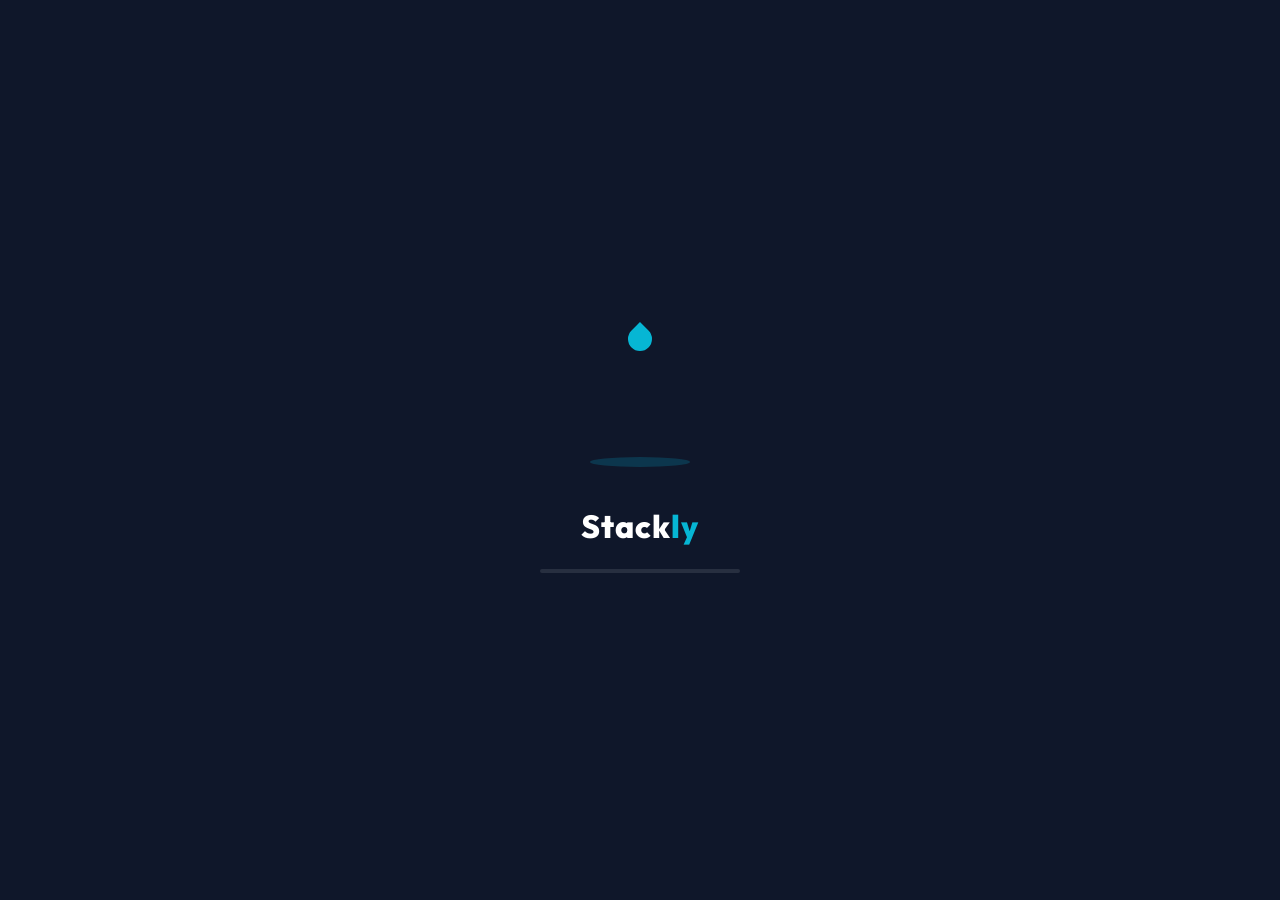
<file: login.html>
<!DOCTYPE html>
<html lang="en">
<head>
  <meta charset="UTF-8">
  <meta name="viewport" content="width=device-width, initial-scale=1.0">
  <title>Client Portal Login | Stackly Water Technology</title>
  <meta name="description" content="Access Stackly's IoT telemetry monitoring system, view purifier flow data, and manage plant maintenance cycles.">
  <link rel="icon" type="image/webp" href="assets/logo.webp">
  <link rel="stylesheet" href="style.css">
  <link rel="stylesheet" href="https://cdnjs.cloudflare.com/ajax/libs/font-awesome/6.5.2/css/all.min.css">
  <style>
    /* Custom page-specific styling for Auth layout */
    .auth-section {
      min-height: 100vh;
      display: flex;
      justify-content: center;
      align-items: center;
      position: relative;
      overflow: hidden;
      padding: 60px 0;
      background: radial-gradient(circle at 10% 20%, #0e294e 0%, #03045e 100%);
    }
    .auth-card {
      width: 100%;
      max-width: 450px;
      background: rgba(15, 23, 42, 0.7);
      backdrop-filter: blur(20px);
      border: 1px solid rgba(255, 255, 255, 0.1);
      border-radius: var(--radius-md);
      padding: 40px;
      box-shadow: var(--shadow-lg);
      position: relative;
      z-index: 5;
    }
    .auth-logo-wrap {
      text-align: center;
      margin-bottom: 20px;
    }
    .auth-logo-wrap img {
      height: 60px;
      width: auto;
    }
    .auth-header {
      text-align: center;
      margin-bottom: 30px;
    }
    .auth-header h2 {
      color: #fff;
      font-size: 1.8rem;
      margin-bottom: 8px;
    }
    .auth-header p {
      color: #94a3b8;
      font-size: 0.95rem;
    }
    .form-group-standard {
      margin-bottom: 20px;
      text-align: left;
      position: relative;
    }
    .form-label-standard {
      display: block;
      color: #cbd5e1;
      font-size: 0.9rem;
      font-weight: 600;
      margin-bottom: 8px;
    }
    .form-input-standard {
      width: 100%;
      background: rgba(255, 255, 255, 0.03);
      border: 1px solid rgba(255, 255, 255, 0.15);
      padding: 14px 16px;
      border-radius: var(--radius-sm);
      color: #fff;
      font-family: var(--font-body);
      font-size: 0.98rem;
      outline: none;
      transition: var(--transition-fast);
    }
    .form-input-standard:focus {
      border-color: var(--primary);
      background: rgba(255, 255, 255, 0.07);
      box-shadow: 0 0 0 4px rgba(99, 102, 241, 0.2);
    }
    select.form-input-standard option {
      background-color: #111827;
      color: #cbd5e1;
    }
    .password-toggle-box {
      position: relative;
    }
    .password-toggle-box .password-toggle {
      position: absolute;
      right: 16px;
      top: 15px;
      color: #94a3b8;
      cursor: pointer;
      font-size: 1.1rem;
      z-index: 10;
    }
    .auth-actions-row {
      display: flex;
      justify-content: space-between;
      align-items: center;
      margin-bottom: 24px;
      font-size: 0.9rem;
    }
    .checkbox-wrap {
      display: flex;
      align-items: center;
      gap: 8px;
      color: #cbd5e1;
      cursor: pointer;
    }
    .forgot-link {
      color: var(--secondary);
      font-weight: 600;
    }
    .forgot-link:hover {
      text-decoration: underline;
    }
    .auth-footer-text {
      text-align: center;
      margin-top: 24px;
      color: #94a3b8;
      font-size: 0.92rem;
    }
    .auth-footer-text a {
      color: var(--secondary);
      font-weight: 700;
    }
    .auth-footer-text a:hover {
      text-decoration: underline;
    }
  </style>
</head>
<body>

  <!-- Custom Cursor Canvas -->
  <canvas id="cursor-canvas"></canvas>

  <!-- Preloader Screen -->
  <div id="site-preloader" class="site-preloader">
    <div class="preloader-droplet-wrapper">
      <div class="preloader-droplet"></div>
      <div class="preloader-pool"></div>
      <div class="preloader-ripple"></div>
    </div>
    <div class="preloader-logo">Stack<span>ly</span></div>
    <div class="preloader-bar"><span></span></div>
  </div>

  <!-- Login Section with Floating Canvas Background -->
  <section class="auth-section">
    <canvas id="hero-bg-canvas" class="hero-bg-canvas"></canvas>
    
    <div class="auth-card reveal">
      <div style="margin-bottom: 20px; text-align: left; display: flex; justify-content: space-between; align-items: center;">
        <a href="index.html" style="color: var(--secondary); font-weight: 600; font-size: 0.92rem; display: inline-flex; align-items: center; gap: 8px;"><i class="fa-solid fa-arrow-left"></i> Back to Home</a>
      </div>

      <div class="auth-logo-wrap">
        <a href="index.html">
          <img src="assets/logo.webp" alt="Stackly Logo">
        </a>
      </div>

      <div class="auth-header">
        <h2>Client Login</h2>
        <p>Access your plant telemetry dashboard</p>
      </div>

      <form id="login-form">
        <div class="form-group-standard">
          <label for="login-email" class="form-label-standard">Work Email</label>
          <input type="email" id="login-email" class="form-input-standard" placeholder="E.g., operator@gmail.com" pattern="[a-zA-Z0-9._%+\-]+@gmail\.com$" title="Gmail address ending in @gmail.com only" required autocomplete="email">
        </div>

        <div class="form-group-standard">
          <label for="login-password" class="form-label-standard">Password</label>
          <div class="password-toggle-box">
            <input type="password" id="login-password" class="form-input-standard" placeholder="Enter strong password" pattern="(?=.*\d)(?=.*[a-z])(?=.*[A-Z])(?=.*[!@#$%^\&*\(\),.?&quot;:\{\}\|<>]).{8,}" title="Must contain at least 8 characters, one number, one uppercase, one lowercase, and one special character" required autocomplete="current-password">
            <i class="fa-solid fa-eye-slash password-toggle" id="password-toggle-btn"></i>
          </div>
        </div>

        <div class="form-group-standard" style="margin-bottom: 24px;">
          <label for="login-role" class="form-label-standard">Portal Access Mode</label>
          <div style="position: relative;">
            <select id="login-role" class="form-input-standard" style="appearance: none; padding-right: 40px;" required>
              <option value="user">User Dashboard</option>
              <option value="admin">Admin Dashboard</option>
            </select>
            <i class="fa-solid fa-chevron-down" style="position: absolute; right: 16px; top: 16px; color: #94a3b8; pointer-events: none;"></i>
          </div>
        </div>

        <div class="auth-actions-row">
          <label class="checkbox-wrap">
            <input type="checkbox" id="remember-me"> Remember Me
          </label>
          <a href="404.html" class="forgot-link">Forgot Password?</a>
        </div>

        <button type="submit" class="btn btn-primary" style="width: 100%; padding: 14px;"><i class="fa-solid fa-right-to-bracket"></i> Log In to Portal</button>
      </form>

      <p class="auth-footer-text">
        Need plant telemetry access? <a href="create-account.html">Get Started</a>
      </p>
    </div>
  </section>

  <script src="app.js"></script>
</body>
</html>
</file>
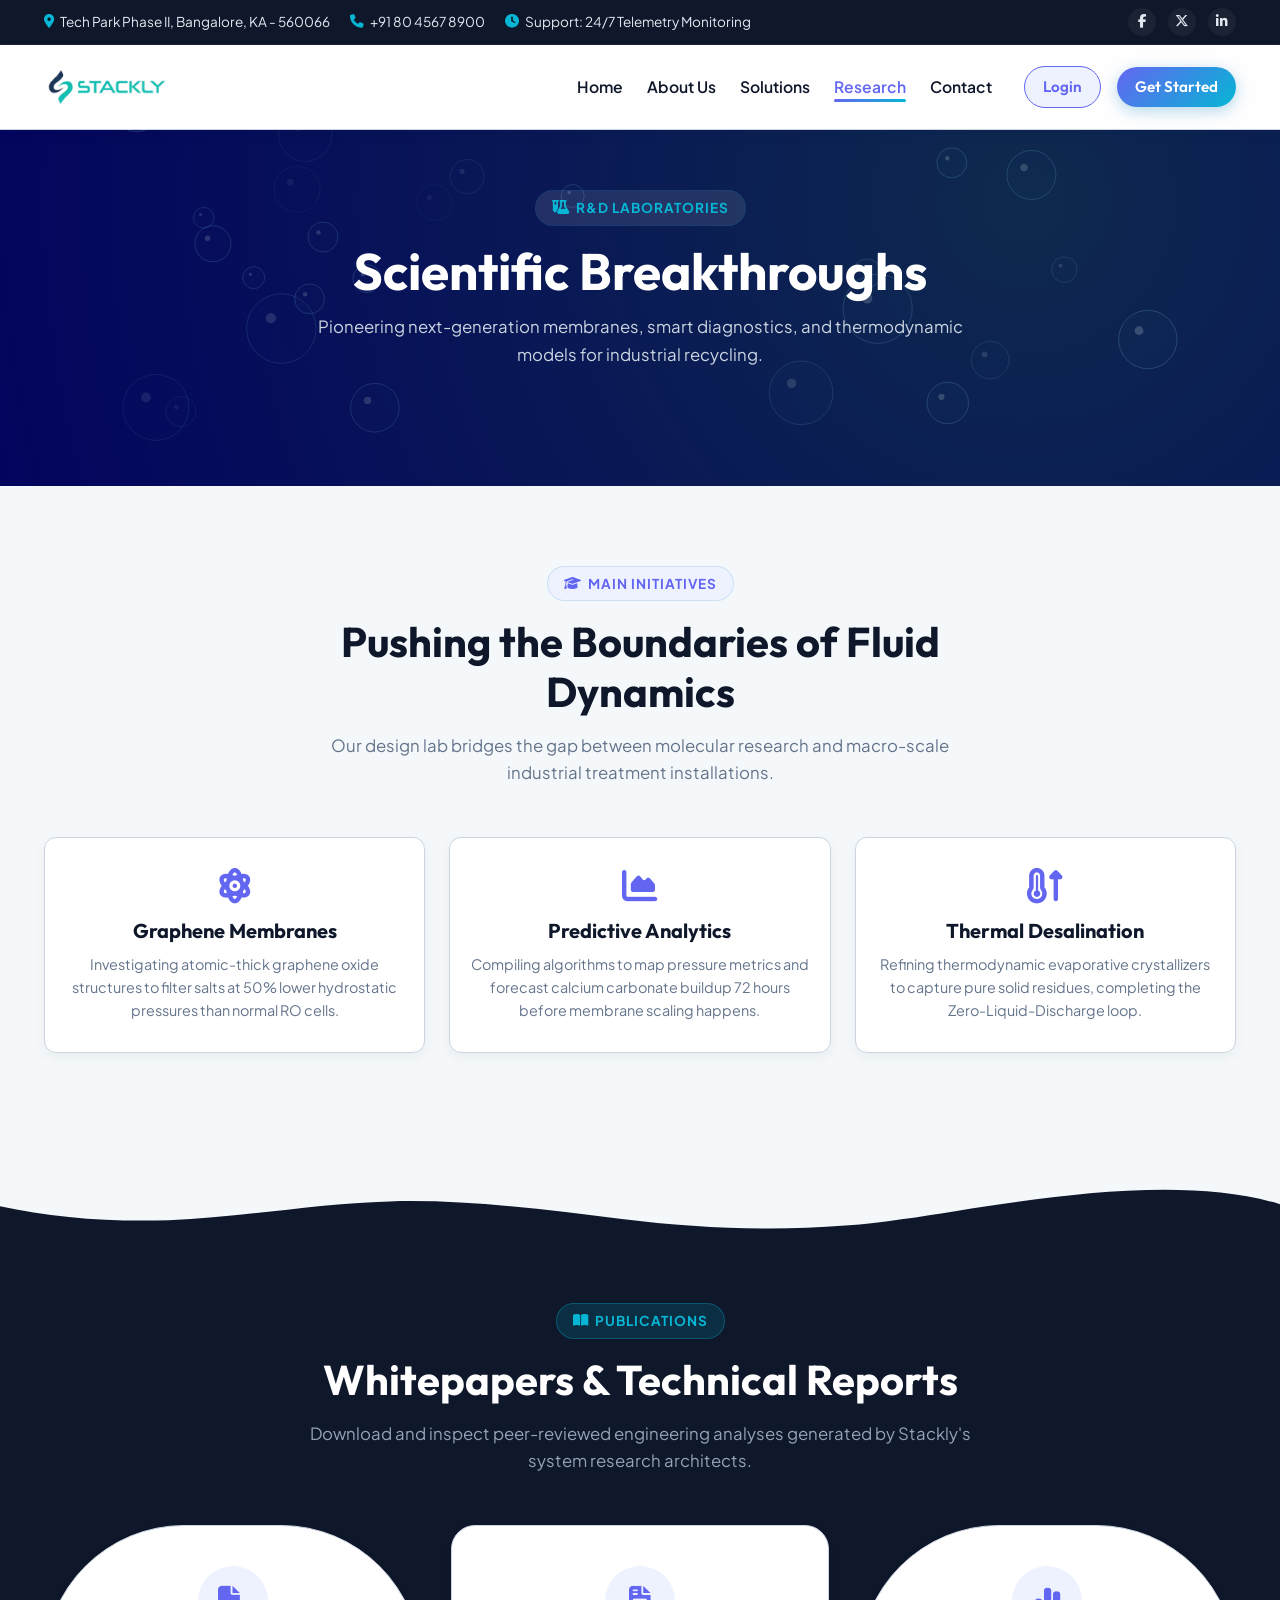
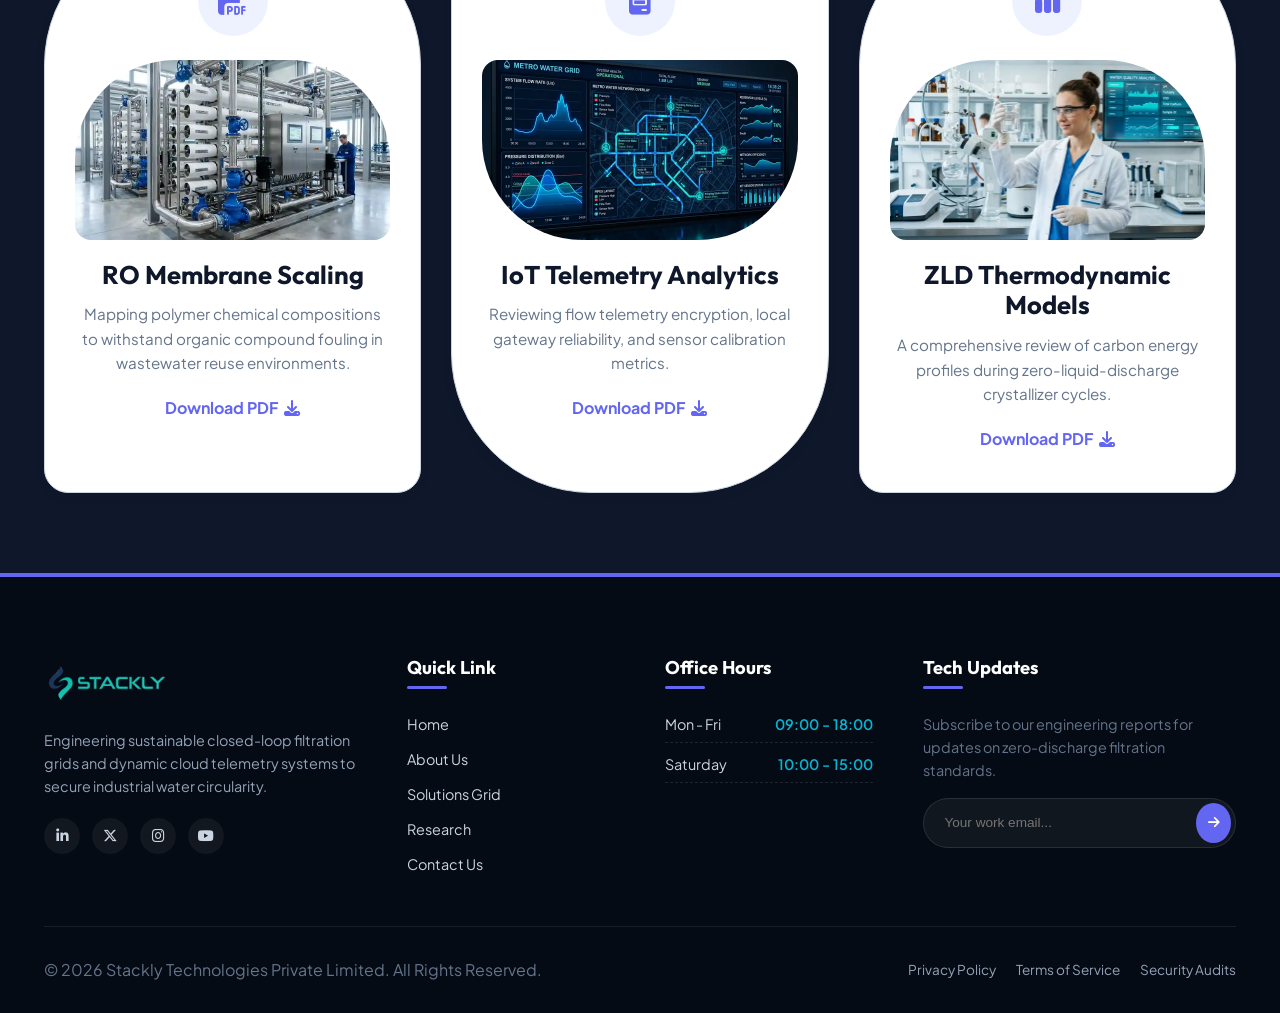
<file: research.html>
<!DOCTYPE html>
<html lang="en">
<head>
  <meta charset="UTF-8">
  <meta name="viewport" content="width=device-width, initial-scale=1.0">
  <title>Research & Breakthroughs | Stackly Water Technology</title>
  <meta name="description" content="Explore Stackly's scientific research papers, advanced membrane development, and telemetry breakthroughs driving zero-liquid-discharge (ZLD) technologies.">
  <link rel="icon" type="image/webp" href="assets/logo.webp">
  <link rel="stylesheet" href="style.css">
  <link rel="stylesheet" href="https://cdnjs.cloudflare.com/ajax/libs/font-awesome/6.5.2/css/all.min.css">
</head>
<body>

  <!-- Custom Cursor Canvas -->
  <canvas id="cursor-canvas"></canvas>

  <!-- Preloader Screen -->
  <div id="site-preloader" class="site-preloader">
    <div class="preloader-droplet-wrapper">
      <div class="preloader-droplet"></div>
      <div class="preloader-pool"></div>
      <div class="preloader-ripple"></div>
    </div>
    <div class="preloader-logo">Stack<span>ly</span></div>
    <div class="preloader-bar"><span></span></div>
  </div>

  <!-- Top Bar -->
  <div class="top-bar">
    <div class="container">
      <div class="top-bar-info">
        <span><i class="fa-solid fa-location-dot"></i> Tech Park Phase II, Bangalore, KA - 560066</span>
        <span><i class="fa-solid fa-phone"></i> +91 80 4567 8900</span>
        <span><i class="fa-solid fa-clock"></i> Support: 24/7 Telemetry Monitoring</span>
      </div>
      <div class="top-bar-links">
        <a href="404.html" title="Facebook"><i class="fa-brands fa-facebook-f"></i></a>
        <a href="404.html" title="Twitter"><i class="fa-brands fa-x-twitter"></i></a>
        <a href="404.html" title="LinkedIn"><i class="fa-brands fa-linkedin-in"></i></a>
      </div>
    </div>
  </div>

  <!-- Header -->
  <header class="navbar">
    <div class="container navbar-bar">
      <a href="index.html" class="brand-logo">
        <img src="assets/logo.webp" alt="Stackly Logo">
      </a>

      <button type="button" class="nav-toggle" id="nav-toggle" aria-label="Open menu" aria-expanded="false" aria-controls="nav-panel">
        <i class="fa-solid fa-bars"></i>
      </button>

      <div class="nav-panel" id="nav-panel">
        <div class="nav-panel-header">
          <a href="index.html" class="brand-logo">
            <img src="assets/logo.webp" alt="Stackly Logo">
          </a>
          <button type="button" class="nav-close" id="nav-close" aria-label="Close menu">
            <i class="fa-solid fa-xmark"></i>
          </button>
        </div>

        <ul class="nav-menu">
          <li><a href="index.html" class="nav-link">Home</a></li>
          <li><a href="about.html" class="nav-link">About Us</a></li>
          <li><a href="services.html" class="nav-link">Solutions</a></li>
          <li><a href="research.html" class="nav-link active">Research</a></li>
          <li><a href="contact.html" class="nav-link">Contact</a></li>
        </ul>

        <div class="nav-actions">
          <a href="login.html" class="btn btn-secondary btn-sm" style="border: 1.5px solid var(--primary); padding: 8px 18px;">Login</a>
          <a href="create-account.html" class="btn btn-primary btn-sm" style="padding: 8px 18px;">Get Started</a>
        </div>
      </div>
    </div>
  </header>

  <!-- Hero Section -->
  <section class="hero-section" style="min-height: auto; padding: 60px 0 80px 0;">
    <canvas id="hero-bg-canvas" class="hero-bg-canvas"></canvas>
    <div class="container" style="position: relative; z-index: 2; text-align: center;">
      <span class="section-tag" style="background: rgba(255,255,255,0.1); color: var(--secondary);"><i class="fa-solid fa-flask-vial"></i> R&D Laboratories</span>
      <h1 class="hero-title" style="font-size: clamp(2.2rem, 4vw, 3.5rem); margin-bottom: 12px;">Scientific Breakthroughs</h1>
      <p class="hero-desc" style="margin-inline: auto; font-size: 1.05rem; max-width: 700px;">Pioneering next-generation membranes, smart diagnostics, and thermodynamic models for industrial recycling.</p>
    </div>
  </section>

  <!-- Research Grid split -->
  <section class="section">
    <div class="container">
      <div class="section-header reveal">
        <span class="section-tag"><i class="fa-solid fa-graduation-cap"></i> Main Initiatives</span>
        <h2 class="section-title">Pushing the Boundaries of Fluid Dynamics</h2>
        <p class="section-desc">Our design lab bridges the gap between molecular research and macro-scale industrial treatment installations.</p>
      </div>

      <div class="about-features" style="grid-template-columns: repeat(3, 1fr); margin-bottom: 50px;">
        <div class="about-feature-card reveal delay-100">
          <i class="fa-solid fa-atom"></i>
          <h4>Graphene Membranes</h4>
          <p>Investigating atomic-thick graphene oxide structures to filter salts at 50% lower hydrostatic pressures than normal RO cells.</p>
        </div>

        <div class="about-feature-card reveal delay-200">
          <i class="fa-solid fa-chart-area"></i>
          <h4>Predictive Analytics</h4>
          <p>Compiling algorithms to map pressure metrics and forecast calcium carbonate buildup 72 hours before membrane scaling happens.</p>
        </div>

        <div class="about-feature-card reveal delay-300">
          <i class="fa-solid fa-temperature-arrow-up"></i>
          <h4>Thermal Desalination</h4>
          <p>Refining thermodynamic evaporative crystallizers to capture pure solid residues, completing the Zero-Liquid-Discharge loop.</p>
        </div>
      </div>
    </div>
  </section>

  <!-- Publications Section (Arch card grid style) -->
  <section class="section section-dark">
    <div class="wave-divider-top" aria-hidden="true">
      <svg data-name="Layer 1" xmlns="http://www.w3.org/2000/svg" viewBox="0 0 1200 120" preserveAspectRatio="none">
        <path d="M0,0V46.29c47.79,22.2,103.59,32.17,158,28,70.36-5.37,136.33-33.31,206.8-37.5C438.64,32.43,512.34,53.67,583,72.05c69.27,18,138.3,24.88,209.4,13.08,36.15-6,69.85-17.84,104.45-29.34C989.49,25,1113-14.29,1200,42.4V0Z" class="shape-fill"></path>
      </svg>
    </div>

    <div class="container" style="padding-top: 40px;">
      <div class="section-header reveal">
        <span class="section-tag"><i class="fa-solid fa-book-open"></i> Publications</span>
        <h2 class="section-title">Whitepapers & Technical Reports</h2>
        <p class="section-desc">Download and inspect peer-reviewed engineering analyses generated by Stackly's system research architects.</p>
      </div>

      <div class="arch-grid">
        <div class="arch-card reveal delay-100">
          <div class="arch-card-icon"><i class="fa-solid fa-file-pdf"></i></div>
          <img src="assets/filtration_11zon.webp" alt="Industrial RO Cylinders" class="arch-card-img">
          <h3 class="arch-card-title">RO Membrane Scaling</h3>
          <p class="arch-card-desc">Mapping polymer chemical compositions to withstand organic compound fouling in wastewater reuse environments.</p>
          <a href="404.html" class="learn-more-link">Download PDF <i class="fa-solid fa-download"></i></a>
        </div>

        <div class="arch-card invert-arch reveal delay-200">
          <div class="arch-card-icon"><i class="fa-solid fa-file-invoice"></i></div>
          <img src="assets/dashboard_11zon.webp" alt="Smart IoT Flow Dashboard" class="arch-card-img">
          <h3 class="arch-card-title">IoT Telemetry Analytics</h3>
          <p class="arch-card-desc">Reviewing flow telemetry encryption, local gateway reliability, and sensor calibration metrics.</p>
          <a href="404.html" class="learn-more-link">Download PDF <i class="fa-solid fa-download"></i></a>
        </div>

        <div class="arch-card reveal delay-300">
          <div class="arch-card-icon"><i class="fa-solid fa-chart-simple"></i></div>
          <img src="assets/lab_11zon.webp" alt="Technician Testing Pure Water" class="arch-card-img">
          <h3 class="arch-card-title">ZLD Thermodynamic Models</h3>
          <p class="arch-card-desc">A comprehensive review of carbon energy profiles during zero-liquid-discharge crystallizer cycles.</p>
          <a href="404.html" class="learn-more-link">Download PDF <i class="fa-solid fa-download"></i></a>
        </div>
      </div>
    </div>
  </section>

  <!-- Footer -->
  <footer class="footer">
    <div class="container">
      <div class="footer-grid">
        <div class="footer-col footer-about">
          <a href="index.html" class="brand-logo" style="margin-bottom: 20px;">
            <img src="assets/logo.webp" alt="Stackly logo">
          </a>
          <p>Engineering sustainable closed-loop filtration grids and dynamic cloud telemetry systems to secure industrial water circularity.</p>
          <div class="footer-social-links" style="margin-top: 15px;">
            <a href="404.html"><i class="fa-brands fa-linkedin-in"></i></a>
            <a href="404.html"><i class="fa-brands fa-x-twitter"></i></a>
            <a href="404.html"><i class="fa-brands fa-instagram"></i></a>
            <a href="404.html"><i class="fa-brands fa-youtube"></i></a>
          </div>
        </div>

        <div class="footer-col">
          <h4>Quick Link</h4>
          <ul class="footer-links">
            <li><a href="index.html">Home</a></li>
            <li><a href="about.html">About Us</a></li>
            <li><a href="services.html">Solutions Grid</a></li>
            <li><a href="research.html">Research</a></li>
            <li><a href="contact.html">Contact Us</a></li>
          </ul>
        </div>

        <div class="footer-col">
          <h4>Office Hours</h4>
          <div class="footer-hours-list">
            <div class="footer-hours-row">
              <span>Mon - Fri</span>
              <span>09:00 - 18:00</span>
            </div>
            <div class="footer-hours-row">
              <span>Saturday</span>
              <span>10:00 - 15:00</span>
            </div>
          </div>
        </div>

        <div class="footer-col footer-newsletter">
          <h4>Tech Updates</h4>
          <p>Subscribe to our engineering reports for updates on zero-discharge filtration standards.</p>
          <form class="newsletter-form">
            <input type="email" placeholder="Your work email..." required>
            <button type="submit"><i class="fa-solid fa-arrow-right"></i></button>
          </form>
        </div>
      </div>

      <div class="footer-bottom">
        <p>&copy; 2026 Stackly Technologies Private Limited. All Rights Reserved.</p>
        <div class="footer-legal-links">
          <a href="404.html">Privacy Policy</a>
          <a href="404.html">Terms of Service</a>
          <a href="404.html">Security Audits</a>
        </div>
      </div>
    </div>
  </footer>

  <script src="app.js"></script>
</body>
</html>
</file>
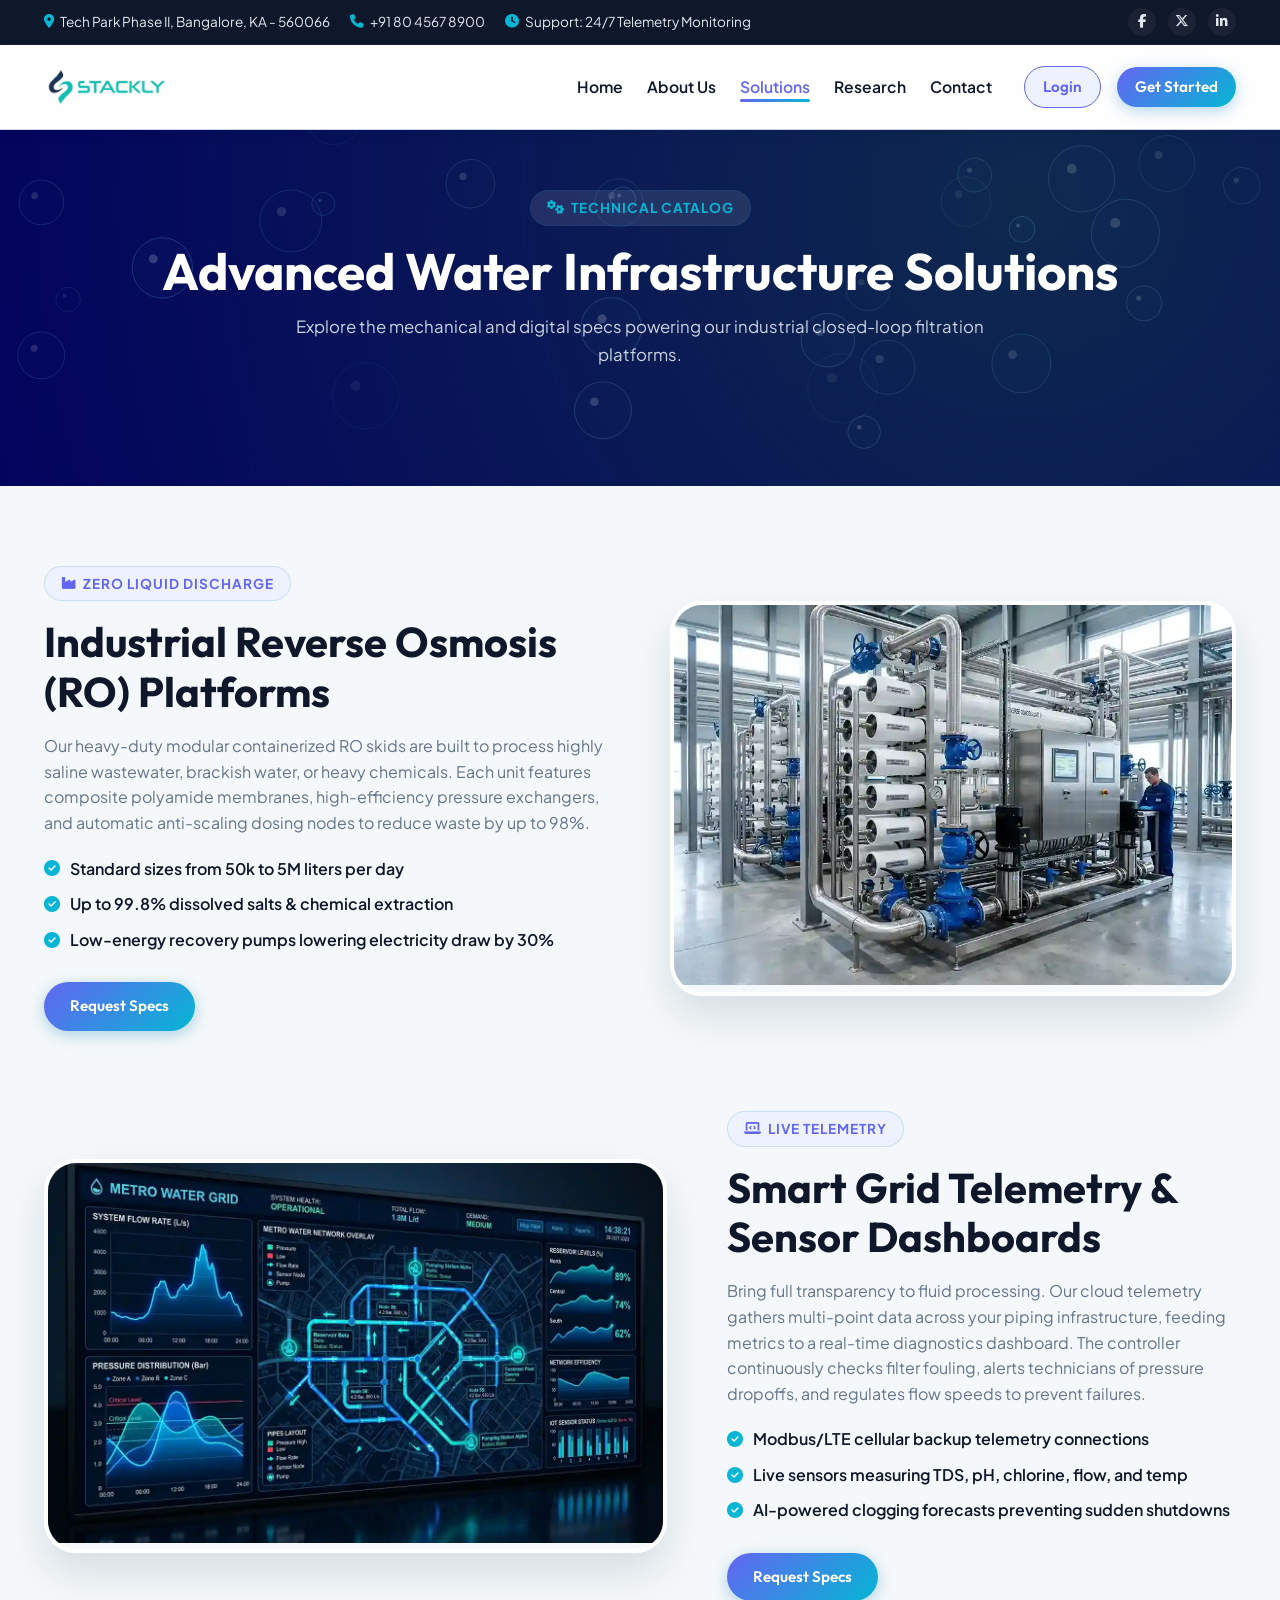
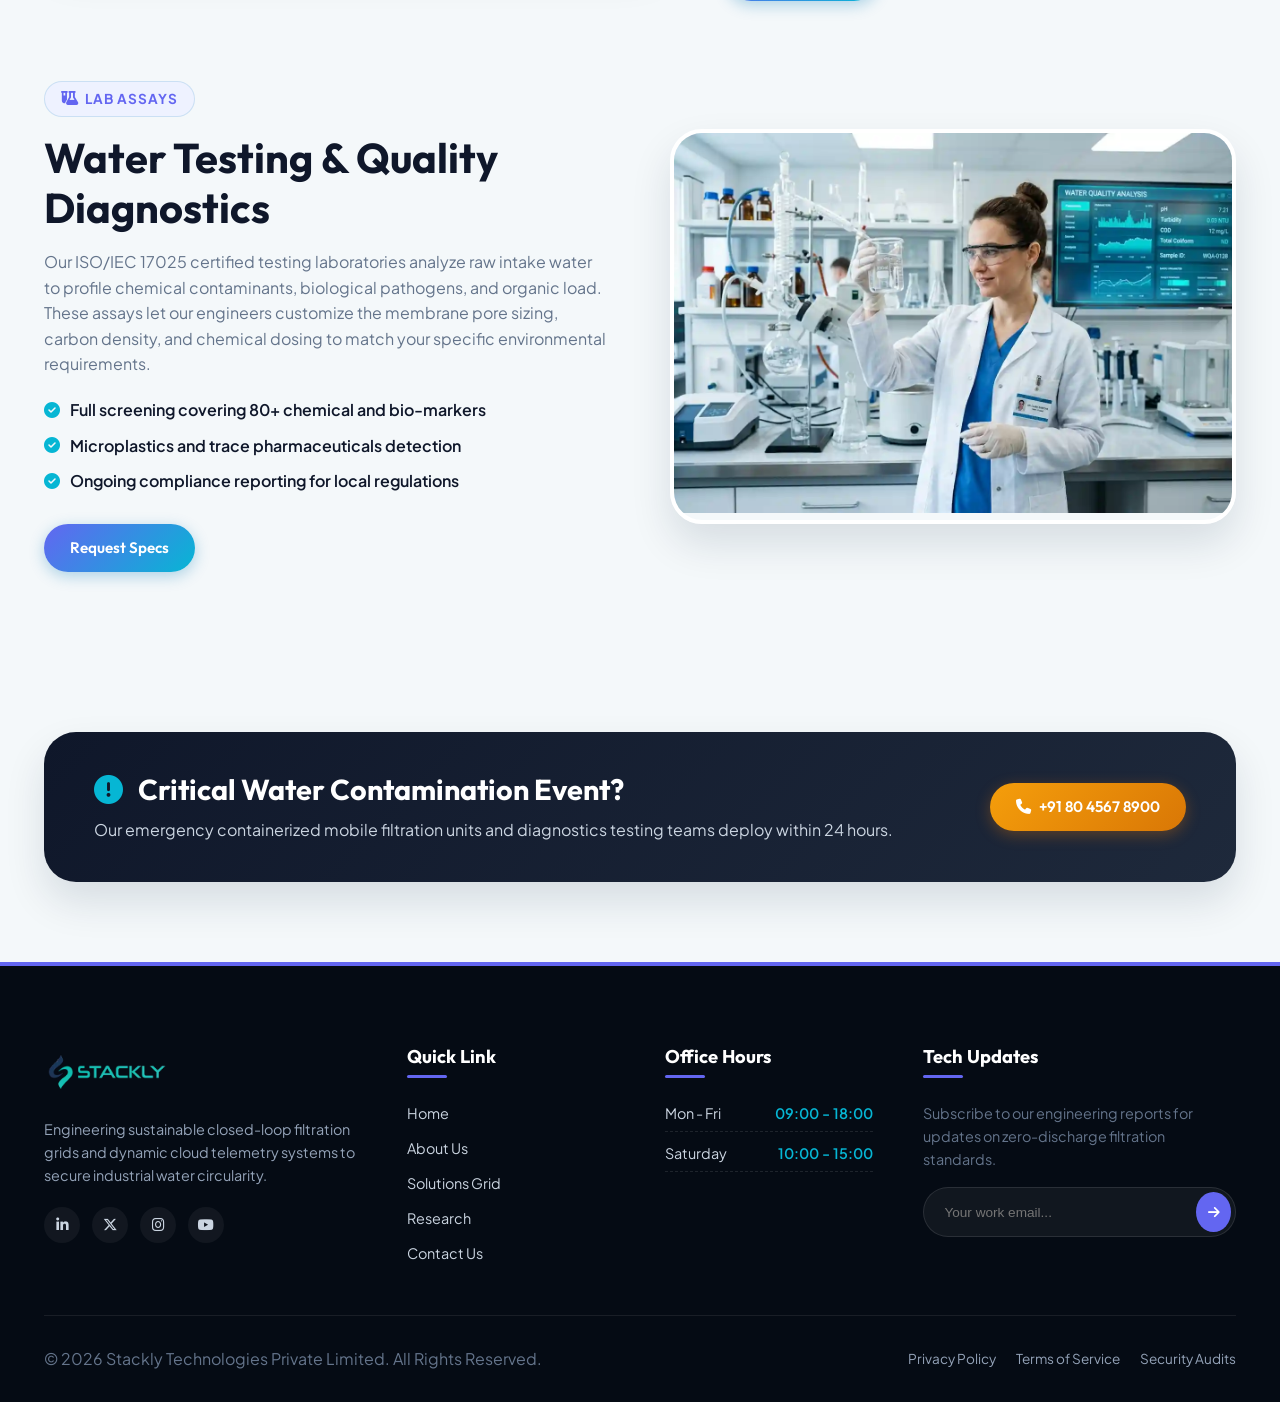
<file: services.html>
<!DOCTYPE html>
<html lang="en">
<head>
  <meta charset="UTF-8">
  <meta name="viewport" content="width=device-width, initial-scale=1.0">
  <title>Solutions | Stackly Water Technology</title>
  <meta name="description" content="Discover Stackly's high-tech industrial filtration, real-time IoT grid monitoring, and zero-liquid-discharge (ZLD) systems configured for global infrastructure.">
  <link rel="icon" type="image/webp" href="assets/logo.webp">
  <link rel="stylesheet" href="style.css">
  <link rel="stylesheet" href="https://cdnjs.cloudflare.com/ajax/libs/font-awesome/6.5.2/css/all.min.css">
</head>
<body>

  <!-- Custom Cursor Canvas -->
  <canvas id="cursor-canvas"></canvas>

  <!-- Preloader Screen -->
  <div id="site-preloader" class="site-preloader">
    <div class="preloader-droplet-wrapper">
      <div class="preloader-droplet"></div>
      <div class="preloader-pool"></div>
      <div class="preloader-ripple"></div>
    </div>
    <div class="preloader-logo">Stack<span>ly</span></div>
    <div class="preloader-bar"><span></span></div>
  </div>

  <!-- Top Bar -->
  <div class="top-bar">
    <div class="container">
      <div class="top-bar-info">
        <span><i class="fa-solid fa-location-dot"></i> Tech Park Phase II, Bangalore, KA - 560066</span>
        <span><i class="fa-solid fa-phone"></i> +91 80 4567 8900</span>
        <span><i class="fa-solid fa-clock"></i> Support: 24/7 Telemetry Monitoring</span>
      </div>
      <div class="top-bar-links">
        <a href="404.html" title="Facebook"><i class="fa-brands fa-facebook-f"></i></a>
        <a href="404.html" title="Twitter"><i class="fa-brands fa-x-twitter"></i></a>
        <a href="404.html" title="LinkedIn"><i class="fa-brands fa-linkedin-in"></i></a>
      </div>
    </div>
  </div>

  <!-- Header -->
  <header class="navbar">
    <div class="container navbar-bar">
      <a href="index.html" class="brand-logo">
        <img src="assets/logo.webp" alt="Stackly Logo">
      </a>

      <button type="button" class="nav-toggle" id="nav-toggle" aria-label="Open menu" aria-expanded="false" aria-controls="nav-panel">
        <i class="fa-solid fa-bars"></i>
      </button>

      <div class="nav-panel" id="nav-panel">
        <div class="nav-panel-header">
          <a href="index.html" class="brand-logo">
            <img src="assets/logo.webp" alt="Stackly Logo">
          </a>
          <button type="button" class="nav-close" id="nav-close" aria-label="Close menu">
            <i class="fa-solid fa-xmark"></i>
          </button>
        </div>

        <ul class="nav-menu">
          <li><a href="index.html" class="nav-link">Home</a></li>
          <li><a href="about.html" class="nav-link">About Us</a></li>
          <li><a href="services.html" class="nav-link active">Solutions</a></li>
          <li><a href="research.html" class="nav-link">Research</a></li>
          <li><a href="contact.html" class="nav-link">Contact</a></li>
        </ul>

        <div class="nav-actions">
          <a href="login.html" class="btn btn-secondary btn-sm" style="border: 1.5px solid var(--primary); padding: 8px 18px;">Login</a>
          <a href="create-account.html" class="btn btn-primary btn-sm" style="padding: 8px 18px;">Get Started</a>
        </div>
      </div>
    </div>
  </header>

  <!-- Hero Section -->
  <section class="hero-section" style="min-height: auto; padding: 60px 0 80px 0;">
    <canvas id="hero-bg-canvas" class="hero-bg-canvas"></canvas>
    <div class="container" style="position: relative; z-index: 2; text-align: center;">
      <span class="section-tag" style="background: rgba(255,255,255,0.1); color: var(--secondary);"><i class="fa-solid fa-gears"></i> Technical Catalog</span>
      <h1 class="hero-title" style="font-size: clamp(2.2rem, 4vw, 3.5rem); margin-bottom: 12px;">Advanced Water Infrastructure Solutions</h1>
      <p class="hero-desc" style="margin-inline: auto; font-size: 1.05rem; max-width: 700px;">Explore the mechanical and digital specs powering our industrial closed-loop filtration platforms.</p>
    </div>
  </section>

  <!-- Services Detail Showcase List -->
  <section class="section">
    <div class="container">
      
      <!-- Showcase 1: Industrial RO -->
      <div class="services-showcase-grid reveal" id="industrial">
        <div class="services-showcase-content">
          <span class="section-tag"><i class="fa-solid fa-industry"></i> Zero Liquid Discharge</span>
          <h2 class="section-title">Industrial Reverse Osmosis (RO) Platforms</h2>
          <p>Our heavy-duty modular containerized RO skids are built to process highly saline wastewater, brackish water, or heavy chemicals. Each unit features composite polyamide membranes, high-efficiency pressure exchangers, and automatic anti-scaling dosing nodes to reduce waste by up to 98%.</p>
          <ul class="services-features-list">
            <li><i class="fa-solid fa-circle-check"></i> Standard sizes from 50k to 5M liters per day</li>
            <li><i class="fa-solid fa-circle-check"></i> Up to 99.8% dissolved salts & chemical extraction</li>
            <li><i class="fa-solid fa-circle-check"></i> Low-energy recovery pumps lowering electricity draw by 30%</li>
          </ul>
          <a href="404.html" class="btn btn-primary btn-sm" style="margin-top: 10px;">Request Specs</a>
        </div>
        <div class="services-showcase-visual">
          <img src="assets/filtration_11zon.webp" alt="Industrial RO Cylinders and Pipe Systems">
        </div>
      </div>

      <!-- Showcase 2: IoT Telemetry -->
      <div class="services-showcase-grid reveal" id="telemetry">
        <div class="services-showcase-content">
          <span class="section-tag"><i class="fa-solid fa-laptop-code"></i> Live Telemetry</span>
          <h2 class="section-title">Smart Grid Telemetry & Sensor Dashboards</h2>
          <p>Bring full transparency to fluid processing. Our cloud telemetry gathers multi-point data across your piping infrastructure, feeding metrics to a real-time diagnostics dashboard. The controller continuously checks filter fouling, alerts technicians of pressure dropoffs, and regulates flow speeds to prevent failures.</p>
          <ul class="services-features-list">
            <li><i class="fa-solid fa-circle-check"></i> Modbus/LTE cellular backup telemetry connections</li>
            <li><i class="fa-solid fa-circle-check"></i> Live sensors measuring TDS, pH, chlorine, flow, and temp</li>
            <li><i class="fa-solid fa-circle-check"></i> AI-powered clogging forecasts preventing sudden shutdowns</li>
          </ul>
          <a href="404.html" class="btn btn-primary btn-sm" style="margin-top: 10px;">Request Specs</a>
        </div>
        <div class="services-showcase-visual">
          <img src="assets/dashboard_11zon.webp" alt="IoT Telemetry Dashboard Interface">
        </div>
      </div>

      <!-- Showcase 3: Laboratory -->
      <div class="services-showcase-grid reveal" id="testing">
        <div class="services-showcase-content">
          <span class="section-tag"><i class="fa-solid fa-flask-vial"></i> Lab Assays</span>
          <h2 class="section-title">Water Testing & Quality Diagnostics</h2>
          <p>Our ISO/IEC 17025 certified testing laboratories analyze raw intake water to profile chemical contaminants, biological pathogens, and organic load. These assays let our engineers customize the membrane pore sizing, carbon density, and chemical dosing to match your specific environmental requirements.</p>
          <ul class="services-features-list">
            <li><i class="fa-solid fa-circle-check"></i> Full screening covering 80+ chemical and bio-markers</li>
            <li><i class="fa-solid fa-circle-check"></i> Microplastics and trace pharmaceuticals detection</li>
            <li><i class="fa-solid fa-circle-check"></i> Ongoing compliance reporting for local regulations</li>
          </ul>
          <a href="404.html" class="btn btn-primary btn-sm" style="margin-top: 10px;">Request Specs</a>
        </div>
        <div class="services-showcase-visual">
          <img src="assets/lab_11zon.webp" alt="Laboratory scientist testing pure water sample">
        </div>
      </div>

    </div>
  </section>

  <!-- Emergency Banner (Matches Stackly's homepage banner) -->
  <section class="section" style="padding: 0 0 80px 0;">
    <div class="container">
      <div class="contact-grid reveal" style="grid-template-columns: 1fr; background: linear-gradient(135deg, var(--dark), var(--dark-surface)); color: #fff; padding: 40px 50px; border-radius: var(--radius-lg); overflow: hidden; position: relative;">
        <div style="display: flex; justify-content: space-between; align-items: center; flex-wrap: wrap; gap: 30px; z-index: 2;">
          <div>
            <h2 style="color: #fff; margin-bottom: 10px; font-size: 1.8rem;"><i class="fa-solid fa-circle-exclamation" style="color: var(--secondary); margin-right: 10px; animation: pulse-ring 2s infinite;"></i> Critical Water Contamination Event?</h2>
            <p style="color: #cbd5e1;">Our emergency containerized mobile filtration units and diagnostics testing teams deploy within 24 hours.</p>
          </div>
          <div>
            <a href="404.html" class="btn btn-accent"><i class="fa-solid fa-phone"></i> +91 80 4567 8900</a>
          </div>
        </div>
      </div>
    </div>
  </section>

  <!-- Footer -->
  <footer class="footer">
    <div class="container">
      <div class="footer-grid">
        <div class="footer-col footer-about">
          <a href="index.html" class="brand-logo" style="margin-bottom: 20px;">
            <img src="assets/logo.webp" alt="Stackly logo">
          </a>
          <p>Engineering sustainable closed-loop filtration grids and dynamic cloud telemetry systems to secure industrial water circularity.</p>
          <div class="footer-social-links" style="margin-top: 15px;">
            <a href="404.html"><i class="fa-brands fa-linkedin-in"></i></a>
            <a href="404.html"><i class="fa-brands fa-x-twitter"></i></a>
            <a href="404.html"><i class="fa-brands fa-instagram"></i></a>
            <a href="404.html"><i class="fa-brands fa-youtube"></i></a>
          </div>
        </div>

        <div class="footer-col">
          <h4>Quick Link</h4>
          <ul class="footer-links">
            <li><a href="index.html">Home</a></li>
            <li><a href="about.html">About Us</a></li>
            <li><a href="services.html">Solutions Grid</a></li>
            <li><a href="research.html">Research</a></li>
            <li><a href="contact.html">Contact Us</a></li>
          </ul>
        </div>

        <div class="footer-col">
          <h4>Office Hours</h4>
          <div class="footer-hours-list">
            <div class="footer-hours-row">
              <span>Mon - Fri</span>
              <span>09:00 - 18:00</span>
            </div>
            <div class="footer-hours-row">
              <span>Saturday</span>
              <span>10:00 - 15:00</span>
            </div>
          </div>
        </div>

        <div class="footer-col footer-newsletter">
          <h4>Tech Updates</h4>
          <p>Subscribe to our engineering reports for updates on zero-discharge filtration standards.</p>
          <form class="newsletter-form">
            <input type="email" placeholder="Your work email..." required>
            <button type="submit"><i class="fa-solid fa-arrow-right"></i></button>
          </form>
        </div>
      </div>

      <div class="footer-bottom">
        <p>&copy; 2026 Stackly Technologies Private Limited. All Rights Reserved.</p>
        <div class="footer-legal-links">
          <a href="404.html">Privacy Policy</a>
          <a href="404.html">Terms of Service</a>
          <a href="404.html">Security Audits</a>
        </div>
      </div>
    </div>
  </footer>

  <script src="app.js"></script>
</body>
</html>
</file>
<file: style.css>
@import url('https://fonts.googleapis.com/css2?family=Plus+Jakarta+Sans:wght@400;500;600;700;800&family=Outfit:wght@500;600;700;800&display=swap');

:root {
  /* Water Technology Brand Palette */
  --primary: #6366f1;
  --primary-hover: #4f46e5;
  --primary-light: #eef2ff;
  --secondary: #06b6d4;
  --secondary-light: #ecfeff;
  --accent: #f59e0b;
  --accent-hover: #d97706;
  --dark: #0f172a;
  --dark-surface: #1e293b;
  --text-main: #334155;
  --text-muted: #64748b;
  --bg-light: #f4f8fa;
  --bg-white: #ffffff;
  --card-bg: #ffffff;
  --border-color: #cbd5e1;

  --font-heading: 'Outfit', sans-serif;
  --font-body: 'Plus Jakarta Sans', sans-serif;

  --shadow-sm: 0 4px 12px rgba(9, 30, 58, 0.05);
  --shadow-md: 0 10px 25px rgba(9, 30, 58, 0.08);
  --shadow-lg: 0 20px 40px rgba(9, 30, 58, 0.12);
  --shadow-elevated: 0 20px 30px rgba(0, 119, 182, 0.18);

  --radius-sm: 12px;
  --radius-md: 20px;
  --radius-lg: 32px;
  --radius-arch-top: 140px 140px 24px 24px;
  --radius-arch-bottom: 24px 24px 140px 140px;
  --radius-pill: 999px;

  --transition-fast: 0.15s cubic-bezier(0.2, 0.8, 0.2, 1);
  --transition-normal: 0.3s cubic-bezier(0.2, 0.8, 0.2, 1);
  --transition-slow: 0.6s cubic-bezier(0.2, 0.8, 0.2, 1);
}

*, *::before, *::after {
  box-sizing: border-box;
  margin: 0;
  padding: 0;
}

html {
  scroll-behavior: smooth;
  font-size: 16px;
  max-width: 100%;
  overflow-x: clip;
}

body {
  font-family: var(--font-body);
  background-color: var(--bg-light);
  color: var(--text-main);
  line-height: 1.6;
  overflow-x: clip;
  position: relative;
  max-width: 100%;
  width: 100%;
}

img, video, canvas, svg {
  max-width: 100%;
  height: auto;
}

html.menu-open, body.menu-open {
  overflow: hidden !important;
  height: 100dvh !important;
  touch-action: none !important;
}

/* Custom Interactive Cursor Canvas */
#cursor-canvas {
  position: fixed;
  top: 0;
  left: 0;
  width: 100vw;
  height: 100vh;
  pointer-events: none;
  z-index: 99999;
}

/* Typography */
h1, h2, h3, h4, h5, h6 {
  font-family: var(--font-heading);
  color: var(--dark);
  font-weight: 700;
  line-height: 1.2;
}

h1 { font-size: clamp(2.4rem, 5vw, 3.8rem); }
h2 { font-size: clamp(1.8rem, 3.5vw, 2.6rem); }
h3 { font-size: clamp(1.4rem, 2vw, 1.8rem); }
h4 { font-size: 1.25rem; }

p {
  color: var(--text-muted);
  font-size: 1rem;
}

a {
  text-decoration: none;
  color: inherit;
  transition: var(--transition-fast);
}

/* PRELOADER STYLES (Droplet Ripple Effect) */
.site-preloader {
  position: fixed;
  inset: 0;
  background-color: var(--dark);
  z-index: 999999;
  display: flex;
  justify-content: center;
  align-items: center;
  flex-direction: column;
  transition: opacity 0.5s ease, visibility 0.5s ease;
}

.site-preloader.fade-out {
  opacity: 0;
  visibility: hidden;
  pointer-events: none;
}

.preloader-droplet-wrapper {
  position: relative;
  width: 120px;
  height: 150px;
  display: flex;
  justify-content: center;
}

.preloader-droplet {
  width: 24px;
  height: 24px;
  background: var(--secondary);
  border-radius: 50% 0 50% 50%;
  transform: rotate(-45deg);
  animation: drop-down 1.8s infinite cubic-bezier(0.47, 0, 0.745, 0.715);
}

.preloader-pool {
  width: 100px;
  height: 10px;
  background: rgba(0, 180, 216, 0.2);
  border-radius: 50%;
  position: absolute;
  bottom: 10px;
  left: 50%;
  transform: translateX(-50%);
}

.preloader-ripple {
  position: absolute;
  bottom: 12px;
  left: 50%;
  transform: translateX(-50%);
  width: 10px;
  height: 2px;
  border: 2px solid var(--secondary);
  border-radius: 50%;
  opacity: 0;
  animation: ripple-out 1.8s infinite cubic-bezier(0.1, 0.8, 0.3, 1);
}

.preloader-logo {
  font-family: var(--font-heading);
  font-size: 2rem;
  font-weight: 800;
  color: var(--bg-white);
  margin-top: 24px;
  letter-spacing: 1px;
}

.preloader-logo span {
  color: var(--secondary);
}

.preloader-bar {
  width: 200px;
  height: 4px;
  background: rgba(255, 255, 255, 0.1);
  border-radius: 4px;
  margin-top: 16px;
  overflow: hidden;
  position: relative;
}

.preloader-bar span {
  content: '';
  position: absolute;
  left: 0;
  top: 0;
  height: 100%;
  width: 0%;
  background: linear-gradient(90deg, var(--primary), var(--secondary));
  animation: loading-fill 1.8s infinite linear;
}

/* TOP BAR & NAVBAR */
.top-bar {
  background-color: var(--dark);
  color: #e2e8f0;
  font-size: 0.85rem;
  padding: 8px 0;
  border-bottom: 1px solid rgba(255, 255, 255, 0.05);
}

.top-bar .container {
  display: flex;
  justify-content: space-between;
  align-items: center;
}

.top-bar-info {
  display: flex;
  gap: 20px;
  align-items: center;
}

.top-bar-info span {
  display: flex;
  align-items: center;
  gap: 6px;
}

.top-bar-info i {
  color: var(--secondary);
}

.top-bar-links {
  display: flex;
  gap: 12px;
}

.top-bar-links a {
  color: #e2e8f0;
  width: 28px;
  height: 28px;
  border-radius: 50%;
  background: rgba(255, 255, 255, 0.05);
  display: flex;
  align-items: center;
  justify-content: center;
  font-size: 0.85rem;
}

.top-bar-links a:hover {
  background: var(--primary);
  color: #fff;
  transform: translateY(-2px);
}

.navbar {
  position: sticky;
  top: 0;
  z-index: 1000;
  background-color: rgba(255, 255, 255, 0.85);
  backdrop-filter: blur(16px);
  border-bottom: 1px solid var(--border-color);
  padding: 16px 0;
  transition: var(--transition-normal);
  box-shadow: var(--shadow-sm);
  width: 100%;
}

.navbar.scrolled {
  padding: 10px 0;
  box-shadow: var(--shadow-md);
  background-color: rgba(255, 255, 255, 0.95);
}

.navbar-bar {
  display: flex;
  align-items: center;
  justify-content: space-between;
  width: 100%;
}

.brand-logo {
  display: flex;
  align-items: center;
  gap: 10px;
  font-family: var(--font-heading);
  font-size: 1.6rem;
  font-weight: 800;
  color: var(--dark);
}

.brand-logo img {
  height: 52px;
  width: auto;
  transition: var(--transition-normal);
}

.brand-logo span {
  color: var(--primary);
  position: relative;
}

.brand-logo:hover img {
  transform: rotate(-10deg) scale(1.1);
}

.nav-panel {
  display: flex;
  align-items: center;
  gap: 32px;
}

.nav-panel-header {
  display: none;
}

.nav-menu {
  display: flex;
  list-style: none;
  gap: 24px;
}

.nav-link {
  font-weight: 600;
  font-size: 0.98rem;
  color: var(--dark);
  position: relative;
  padding: 6px 0;
}

.nav-link::after {
  content: '';
  position: absolute;
  bottom: 0;
  left: 0;
  width: 0%;
  height: 3px;
  background: linear-gradient(90deg, var(--primary), var(--secondary));
  border-radius: 2px;
  transition: var(--transition-fast);
}

.nav-link:hover::after,
.nav-link.active::after {
  width: 100%;
}

.nav-link.active {
  color: var(--primary);
}

.nav-actions {
  display: flex;
  align-items: center;
  gap: 16px;
}

.nav-toggle, .nav-close {
  display: none;
  background: var(--bg-white);
  border: 1px solid var(--border-color);
  width: 44px;
  height: 44px;
  border-radius: 12px;
  font-size: 1.25rem;
  color: var(--dark);
  cursor: pointer;
  align-items: center;
  justify-content: center;
  transition: var(--transition-fast);
}

.nav-toggle:hover {
  border-color: var(--primary);
  color: var(--primary);
}

/* BUTTONS */
.btn {
  display: inline-flex;
  align-items: center;
  justify-content: center;
  gap: 8px;
  padding: 12px 26px;
  border-radius: var(--radius-pill);
  font-family: var(--font-heading);
  font-weight: 600;
  font-size: 0.95rem;
  cursor: pointer;
  border: none;
  outline: none;
  transition: var(--transition-normal);
}

.btn-primary {
  background: linear-gradient(135deg, var(--primary), var(--secondary));
  color: #fff;
  box-shadow: 0 4px 15px rgba(0, 119, 182, 0.3);
}

.btn-primary:hover {
  box-shadow: 0 8px 25px rgba(0, 119, 182, 0.5);
  transform: translateY(-3px) scale(1.02);
}

.btn-secondary {
  background-color: var(--primary-light);
  color: var(--primary);
  border: 1.5px solid var(--primary);
}

.btn-secondary:hover {
  background-color: var(--primary);
  color: #fff;
  transform: translateY(-3px);
}

.btn-accent {
  background: linear-gradient(135deg, var(--accent), var(--accent-hover));
  color: #fff;
  box-shadow: 0 4px 15px rgba(247, 127, 0, 0.3);
}

.btn-accent:hover {
  box-shadow: 0 8px 25px rgba(247, 127, 0, 0.5);
  transform: translateY(-3px);
}

/* CONTAINERS & SECTIONS */
.container {
  width: 100%;
  max-width: 1240px;
  margin: 0 auto;
  padding: 0 24px;
}

.section {
  padding: 80px 0;
  position: relative;
}

.section-dark {
  background-color: var(--dark);
  color: #fff;
}

.section-dark .section-title {
  color: #fff;
}

.section-header {
  text-align: center;
  max-width: 680px;
  margin: 0 auto 50px auto;
}

.section-tag {
  display: inline-flex;
  align-items: center;
  gap: 6px;
  padding: 6px 16px;
  border-radius: var(--radius-pill);
  background: var(--primary-light);
  color: var(--primary);
  font-weight: 700;
  font-size: 0.85rem;
  text-transform: uppercase;
  letter-spacing: 1px;
  margin-bottom: 16px;
  border: 1px solid rgba(0, 119, 182, 0.15);
}

.section-dark .section-tag {
  background: rgba(0, 180, 216, 0.15);
  color: var(--secondary);
  border-color: rgba(0, 180, 216, 0.3);
}

.section-title {
  margin-bottom: 16px;
}

.section-desc {
  font-size: 1.05rem;
  color: var(--text-muted);
}

.section-dark .section-desc {
  color: #94a3b8;
}

/* HERO SECTION */
.hero-section {
  position: relative;
  padding: 100px 0 140px 0;
  background: radial-gradient(circle at 80% 20%, #0e294e 0%, #03045e 100%);
  overflow: hidden;
  color: #fff;
  min-height: calc(100vh - 120px);
  display: flex;
  align-items: center;
}

.hero-bg-canvas {
  position: absolute;
  inset: 0;
  width: 100%;
  height: 100%;
  z-index: 1;
  pointer-events: none;
}

.hero-grid {
  display: grid;
  grid-template-columns: 1.1fr 0.9fr;
  gap: 60px;
  align-items: center;
  position: relative;
  z-index: 2;
}

.hero-badge {
  display: inline-flex;
  align-items: center;
  gap: 8px;
  background: rgba(255, 255, 255, 0.1);
  backdrop-filter: blur(8px);
  padding: 8px 18px;
  border-radius: var(--radius-pill);
  font-size: 0.9rem;
  font-weight: 700;
  color: var(--secondary);
  margin-bottom: 24px;
  border: 1px solid rgba(255, 255, 255, 0.15);
}

.hero-title {
  font-size: clamp(2.6rem, 5vw, 4.2rem);
  margin-bottom: 24px;
  color: #ffffff;
  line-height: 1.15;
}

.hero-title span {
  background: linear-gradient(120deg, var(--secondary), #90e0ef);
  -webkit-background-clip: text;
  -webkit-text-fill-color: transparent;
  position: relative;
}

.hero-desc {
  font-size: 1.15rem;
  margin-bottom: 36px;
  color: #cbd5e1;
  max-width: 580px;
  line-height: 1.7;
}

.hero-buttons {
  display: flex;
  gap: 16px;
  flex-wrap: wrap;
  margin-bottom: 40px;
}

.hero-features {
  display: flex;
  gap: 30px;
}

.hero-feature-item {
  display: flex;
  align-items: center;
  gap: 10px;
  font-weight: 600;
  font-size: 0.95rem;
  color: #f1f5f9;
}

.hero-feature-item i {
  color: var(--secondary);
  background: rgba(0, 180, 216, 0.15);
  width: 36px;
  height: 36px;
  border-radius: 50%;
  display: flex;
  align-items: center;
  justify-content: center;
}

.hero-visual {
  position: relative;
  display: flex;
  justify-content: center;
}

.hero-image-wrapper {
  position: relative;
  width: 100%;
  max-width: 380px;
  height: 480px;
  border-radius: var(--radius-arch-top);
  overflow: hidden;
  border: 6px solid rgba(255, 255, 255, 0.1);
  box-shadow: var(--shadow-lg);
  background: var(--dark);
}

.hero-image-wrapper img {
  width: 100%;
  height: 100%;
  object-fit: cover;
  transition: transform 0.8s ease;
}

.hero-image-wrapper:hover img {
  transform: scale(1.05);
}

.floating-card {
  position: absolute;
  background: rgba(9, 30, 58, 0.75);
  backdrop-filter: blur(12px);
  padding: 12px 20px;
  border-radius: var(--radius-pill);
  border: 1px solid rgba(255, 255, 255, 0.15);
  display: flex;
  align-items: center;
  gap: 12px;
  box-shadow: var(--shadow-lg);
  z-index: 3;
}

.floating-card-1 {
  top: 40px;
  left: -20px;
  animation: float 4s ease-in-out infinite;
}

.floating-card-2 {
  bottom: 50px;
  right: -20px;
  animation: float 4s ease-in-out infinite 2s;
}

.floating-icon {
  width: 36px;
  height: 36px;
  border-radius: 50%;
  background: rgba(0, 180, 216, 0.2);
  color: var(--secondary);
  display: flex;
  align-items: center;
  justify-content: center;
  font-size: 1.1rem;
}

.floating-text h5 {
  font-size: 0.95rem;
  color: #fff;
  margin-bottom: 2px;
}

.floating-text p {
  font-size: 0.75rem;
  color: #94a3b8;
}

/* WAVE SECTION DIVIDERS */
.wave-divider {
  position: absolute;
  bottom: 0;
  left: 0;
  width: 100%;
  overflow: hidden;
  line-height: 0;
  transform: rotate(180deg);
  z-index: 2;
}

.wave-divider svg {
  position: relative;
  display: block;
  width: calc(150% + 1.3px);
  height: 60px;
}

.wave-divider .shape-fill {
  fill: var(--bg-light);
}

.wave-divider-top {
  position: absolute;
  top: 0;
  left: 0;
  width: 100%;
  overflow: hidden;
  line-height: 0;
  z-index: 2;
}

.wave-divider-top svg {
  position: relative;
  display: block;
  width: calc(150% + 1.3px);
  height: 60px;
}

.wave-divider-top .shape-fill {
  fill: var(--bg-light);
}

.wave-divider svg path {
  animation: wave-move 12s linear infinite;
}

.wave-divider svg path:nth-child(2) {
  animation: wave-move 8s linear infinite reverse;
  opacity: 0.5;
}

/* SOLUTIONS ARCH GRID */
.arch-grid {
  display: grid;
  grid-template-columns: repeat(3, 1fr);
  gap: 30px;
  margin-top: 20px;
}

.arch-card {
  background: var(--card-bg);
  border-radius: var(--radius-arch-top);
  border: 1px solid var(--border-color);
  padding: 40px 30px;
  text-align: center;
  box-shadow: var(--shadow-sm);
  transition: transform 0.4s cubic-bezier(0.175, 0.885, 0.32, 1.275), box-shadow 0.4s ease, border-color 0.4s ease;
  display: flex;
  flex-direction: column;
  align-items: center;
}

.arch-card.invert-arch {
  border-radius: var(--radius-arch-bottom);
}

.arch-card:hover {
  transform: translateY(-12px) scale(1.02);
  box-shadow: var(--shadow-elevated);
  border-color: var(--primary);
}

.arch-card-icon {
  width: 70px;
  height: 70px;
  border-radius: 50%;
  background: var(--primary-light);
  color: var(--primary);
  display: flex;
  align-items: center;
  justify-content: center;
  font-size: 1.8rem;
  margin-bottom: 24px;
  transition: transform 0.4s cubic-bezier(0.175, 0.885, 0.32, 1.275);
}

.arch-card:hover .arch-card-icon {
  background: linear-gradient(135deg, var(--primary), var(--secondary));
  color: #fff;
  transform: rotate(-10deg) scale(1.15);
}

.arch-card-img {
  width: 100%;
  height: 180px;
  object-fit: cover;
  border-radius: 100px 100px 16px 16px;
  margin-bottom: 20px;
  transition: transform 0.6s ease;
}

.arch-card.invert-arch .arch-card-img {
  border-radius: 16px 16px 100px 100px;
}

.arch-card:hover .arch-card-img {
  transform: scale(1.08);
}

.arch-card-title {
  margin-bottom: 12px;
}

.arch-card-desc {
  font-size: 0.95rem;
  margin-bottom: 20px;
}

.learn-more-link {
  font-weight: 700;
  color: var(--primary);
  display: inline-flex;
  align-items: center;
  gap: 6px;
}

.learn-more-link i {
  transition: transform 0.2s ease;
}

.arch-card:hover .learn-more-link i {
  transform: translateX(4px);
}

/* ABOUT US SECTION */
.about-split-grid {
  display: grid;
  grid-template-columns: 1fr 1fr;
  gap: 60px;
  align-items: center;
}

.about-split-visual {
  position: relative;
}

.about-image-main {
  border-radius: var(--radius-lg);
  box-shadow: var(--shadow-lg);
  border: 6px solid var(--bg-white);
  max-width: 90%;
}

.about-image-sub {
  position: absolute;
  bottom: -40px;
  right: 0;
  width: 60%;
  border-radius: var(--radius-md);
  box-shadow: var(--shadow-lg);
  border: 6px solid var(--bg-white);
}

.about-bullets {
  list-style: none;
  margin: 24px 0 32px 0;
  display: flex;
  flex-direction: column;
  gap: 16px;
}

.about-bullets li {
  display: flex;
  align-items: flex-start;
  gap: 12px;
  font-weight: 600;
  color: var(--dark);
}

.about-bullets li i {
  color: var(--secondary);
  background: var(--primary-light);
  width: 28px;
  height: 28px;
  border-radius: 50%;
  display: flex;
  align-items: center;
  justify-content: center;
  font-size: 0.9rem;
  margin-top: 2px;
}

/* FILTRATION STAGE INTERACTIVE COMPONENT */
.filtration-container {
  display: grid;
  grid-template-columns: 1fr 1.2fr;
  gap: 50px;
  background: var(--bg-white);
  border-radius: var(--radius-lg);
  padding: 40px;
  box-shadow: var(--shadow-md);
  margin-top: 40px;
}

.filtration-stages {
  display: flex;
  flex-direction: column;
  gap: 12px;
}

.filtration-stage-btn {
  background: var(--bg-light);
  border: 1.5px solid var(--border-color);
  padding: 16px 24px;
  border-radius: var(--radius-sm);
  display: flex;
  align-items: center;
  gap: 16px;
  cursor: pointer;
  text-align: left;
  transition: var(--transition-normal);
}

.filtration-stage-btn.active {
  background: var(--primary-light);
  border-color: var(--primary);
}

.filtration-stage-num {
  width: 36px;
  height: 36px;
  border-radius: 50%;
  background: var(--border-color);
  color: var(--dark);
  font-family: var(--font-heading);
  font-weight: 800;
  display: flex;
  align-items: center;
  justify-content: center;
  transition: var(--transition-normal);
}

.filtration-stage-btn.active .filtration-stage-num {
  background: var(--primary);
  color: #fff;
}

.filtration-stage-btn:hover {
  transform: translateX(6px);
  border-color: var(--primary);
}

.filtration-stage-title h4 {
  color: var(--dark);
  font-size: 1.1rem;
}

.filtration-stage-title p {
  font-size: 0.85rem;
  color: var(--text-muted);
}

.filtration-details {
  border-left: 2px solid var(--border-color);
  padding-left: 50px;
  display: flex;
  flex-direction: column;
  justify-content: center;
  min-height: 300px;
}

.filtration-detail-card {
  display: none;
  animation: fadeIn 0.4s ease forwards;
}

.filtration-detail-card.active {
  display: block;
}

.filtration-detail-icon {
  font-size: 3rem;
  color: var(--primary);
  margin-bottom: 20px;
}

.filtration-detail-title {
  margin-bottom: 12px;
}

.filtration-detail-desc {
  font-size: 1.05rem;
  margin-bottom: 24px;
  line-height: 1.7;
}

.filtration-flow-diagram {
  display: flex;
  gap: 10px;
  margin-top: 20px;
  align-items: center;
}

.flow-dot {
  width: 12px;
  height: 12px;
  border-radius: 50%;
  background-color: var(--border-color);
  transition: background-color 0.4s ease;
}

.flow-dot.filled {
  background-color: var(--secondary);
  box-shadow: 0 0 10px var(--secondary);
}

.flow-line {
  height: 4px;
  background-color: var(--border-color);
  flex-grow: 1;
  position: relative;
}

.flow-line::after {
  content: '';
  position: absolute;
  left: 0;
  top: 0;
  height: 100%;
  width: 0%;
  background-color: var(--secondary);
  transition: width 0.6s ease;
}

.flow-line.filled::after {
  width: 100%;
}

/* STATS BAR */
.stats-bar {
  background: linear-gradient(135deg, var(--dark), var(--dark-surface));
  border-radius: var(--radius-md);
  padding: 40px 30px;
  display: grid;
  grid-template-columns: repeat(4, 1fr);
  gap: 30px;
  text-align: center;
  margin-top: 60px;
  box-shadow: var(--shadow-lg);
  border: 1px solid rgba(255, 255, 255, 0.08);
}

.stat-item h3 {
  color: var(--secondary);
  font-size: 2.8rem;
  margin-bottom: 6px;
  font-weight: 800;
}

.stat-item p {
  color: #cbd5e1;
  font-size: 0.95rem;
  font-weight: 500;
}

/* FAQ STYLES */
.faq-list {
  max-width: 850px;
  margin: 0 auto;
  display: flex;
  flex-direction: column;
  gap: 16px;
}

.faq-item {
  background: var(--bg-white);
  border-radius: var(--radius-sm);
  border: 1px solid var(--border-color);
  overflow: hidden;
  box-shadow: var(--shadow-sm);
  transition: var(--transition-fast);
}

.faq-item:hover {
  border-color: var(--primary);
}

.faq-question {
  width: 100%;
  padding: 20px 24px;
  display: flex;
  justify-content: space-between;
  align-items: center;
  background: none;
  border: none;
  font-family: var(--font-heading);
  font-size: 1.1rem;
  font-weight: 700;
  color: var(--dark);
  cursor: pointer;
  text-align: left;
}

.faq-question i {
  color: var(--primary);
  transition: transform 0.3s ease;
}

.faq-answer {
  max-height: 0;
  overflow: hidden;
  transition: max-height 0.4s cubic-bezier(0.2, 0.8, 0.2, 1), padding 0.3s ease;
  padding: 0 24px;
  color: var(--text-muted);
  font-size: 1rem;
  line-height: 1.7;
}

.faq-item.active .faq-answer {
  max-height: 300px;
  padding: 0 24px 20px 24px;
}

.faq-item.active .faq-question i {
  transform: rotate(180deg);
}

/* CONTACT & CONSULTATION FORM */
.contact-grid {
  display: grid;
  grid-template-columns: 0.9fr 1.1fr;
  gap: 60px;
  background: var(--bg-white);
  border-radius: var(--radius-lg);
  overflow: hidden;
  box-shadow: var(--shadow-lg);
}

.contact-info-panel {
  background: linear-gradient(135deg, var(--dark), var(--dark-surface));
  padding: 50px;
  color: #fff;
  display: flex;
  flex-direction: column;
  justify-content: space-between;
  position: relative;
  overflow: hidden;
}

.contact-info-panel::before {
  content: '';
  position: absolute;
  right: -50px;
  top: -50px;
  width: 250px;
  height: 250px;
  background: radial-gradient(circle, rgba(0, 180, 216, 0.2) 0%, transparent 70%);
  border-radius: 50%;
}

.contact-info-top h3 {
  color: #fff;
  margin-bottom: 12px;
}

.contact-info-top p {
  color: #94a3b8;
  font-size: 0.95rem;
  margin-bottom: 40px;
}

.contact-details {
  display: flex;
  flex-direction: column;
  gap: 24px;
}

.contact-detail-item {
  display: flex;
  align-items: center;
  gap: 16px;
}

.contact-detail-icon {
  width: 44px;
  height: 44px;
  border-radius: 50%;
  background: rgba(255, 255, 255, 0.08);
  color: var(--secondary);
  display: flex;
  align-items: center;
  justify-content: center;
  font-size: 1.1rem;
}

.contact-detail-text h5 {
  font-size: 0.85rem;
  color: #94a3b8;
  text-transform: uppercase;
  letter-spacing: 0.5px;
}

.contact-detail-text p {
  color: #fff;
  font-weight: 600;
}

.contact-socials {
  display: flex;
  gap: 12px;
  margin-top: 40px;
}

.contact-socials a {
  width: 36px;
  height: 36px;
  border-radius: 50%;
  background: rgba(255, 255, 255, 0.08);
  display: flex;
  align-items: center;
  justify-content: center;
  color: #fff;
}

.contact-socials a:hover {
  background: var(--primary);
  transform: translateY(-3px);
}

.contact-form-panel {
  padding: 50px;
}

.contact-form-panel h3 {
  margin-bottom: 24px;
}

.form-group {
  margin-bottom: 20px;
  position: relative;
}

.form-control {
  width: 100%;
  background: var(--bg-light);
  border: 1px solid var(--border-color);
  padding: 14px 18px;
  border-radius: var(--radius-sm);
  font-family: var(--font-body);
  font-size: 0.95rem;
  color: var(--dark);
  outline: none;
  transition: var(--transition-fast);
}

.form-control:focus {
  border-color: var(--primary);
  background: #fff;
  box-shadow: 0 0 0 4px rgba(0, 119, 182, 0.15);
}

textarea.form-control {
  min-height: 120px;
  resize: vertical;
}

.form-label {
  display: block;
  font-size: 0.9rem;
  font-weight: 600;
  color: var(--dark);
  margin-bottom: 8px;
}

/* FOOTER STYLES */
.footer {
  background-color: #050b14;
  color: #cbd5e1;
  padding: 80px 0 30px 0;
  font-size: 0.9rem;
  border-top: 4px solid var(--primary);
}

.footer-grid {
  display: grid;
  grid-template-columns: 1.2fr 0.8fr 0.8fr 1.2fr;
  gap: 50px;
  margin-bottom: 50px;
}

.footer-col h4 {
  color: #fff;
  margin-bottom: 24px;
  font-size: 1.15rem;
  position: relative;
  padding-bottom: 10px;
}

.footer-col h4::after {
  content: '';
  position: absolute;
  bottom: 0;
  left: 0;
  width: 40px;
  height: 3px;
  background: var(--primary);
  border-radius: 2px;
}

.footer-about p {
  color: #94a3b8;
  margin-bottom: 20px;
  font-size: 0.9rem;
  line-height: 1.6;
}

.footer-links {
  list-style: none;
  display: flex;
  flex-direction: column;
  gap: 12px;
}

.footer-links a {
  color: #cbd5e1;
  display: inline-flex;
  align-items: center;
  gap: 8px;
}

.footer-links a:hover {
  color: var(--secondary);
  transform: translateX(4px);
}

.footer-hours-list {
  display: flex;
  flex-direction: column;
  gap: 10px;
}

.footer-hours-row {
  display: flex;
  justify-content: space-between;
  border-bottom: 1px dashed rgba(255, 255, 255, 0.1);
  padding-bottom: 6px;
}

.footer-hours-row span:last-child {
  color: var(--secondary);
  font-weight: 600;
}

.footer-newsletter p {
  margin-bottom: 16px;
  font-size: 0.9rem;
}

.newsletter-form {
  display: flex;
  background: rgba(255, 255, 255, 0.05);
  border: 1px solid rgba(255, 255, 255, 0.1);
  border-radius: var(--radius-pill);
  padding: 4px;
}

.newsletter-form input {
  background: none;
  border: none;
  padding: 10px 16px;
  color: #fff;
  font-size: 0.85rem;
  outline: none;
  width: 100%;
}

.newsletter-form button {
  background: var(--primary);
  color: #fff;
  border: none;
  width: 40px;
  height: 40px;
  border-radius: 50%;
  cursor: pointer;
  display: flex;
  align-items: center;
  justify-content: center;
  transition: var(--transition-fast);
}

.newsletter-form button:hover {
  background: var(--secondary);
  transform: scale(1.05);
}

.footer-bottom {
  border-top: 1px solid rgba(255, 255, 255, 0.08);
  padding-top: 30px;
  display: flex;
  justify-content: space-between;
  align-items: center;
  font-size: 0.85rem;
  color: #94a3b8;
}

.footer-social-links {
  display: flex;
  gap: 12px;
}

.footer-social-links a {
  width: 36px;
  height: 36px;
  border-radius: 50%;
  background: rgba(255, 255, 255, 0.05);
  display: flex;
  align-items: center;
  justify-content: center;
  color: #cbd5e1;
}

.footer-social-links a:hover {
  background: var(--primary);
  color: #fff;
  transform: translateY(-3px);
}

.footer-legal-links {
  display: flex;
  gap: 20px;
}

.footer-legal-links a {
  color: #94a3b8;
  font-size: 0.85rem;
  transition: var(--transition-fast);
  text-decoration: none;
}

.footer-legal-links a:hover {
  color: var(--secondary);
}

/* ANIMATIONS */
@keyframes float {
  0%, 100% { transform: translateY(0); }
  50% { transform: translateY(-15px); }
}

@keyframes drop-down {
  0% { transform: translateY(-120px) rotate(-45deg); opacity: 0; }
  10% { opacity: 1; }
  50% { transform: translateY(115px) rotate(-45deg) scaleY(1.2); }
  51% { transform: translateY(115px) rotate(-45deg) scale(1); }
  100% { transform: translateY(115px) rotate(-45deg) scale(1); opacity: 0; }
}

@keyframes ripple-out {
  0%, 48% { width: 0; height: 0; opacity: 0; }
  50% { opacity: 1; }
  100% { width: 140px; height: 28px; opacity: 0; }
}

@keyframes loading-fill {
  0% { width: 0%; }
  100% { width: 100%; }
}

@keyframes wave-move {
  0% { transform: translateX(0); }
  100% { transform: translateX(-33.33%); }
}

@keyframes fadeIn {
  from { opacity: 0; transform: translateY(10px); }
  to { opacity: 1; transform: translateY(0); }
}

/* SCROLL REVEAL STYLES */
.reveal {
  opacity: 0;
  transform: translateY(30px);
  transition: opacity 0.8s cubic-bezier(0.2, 0.8, 0.2, 1), transform 0.8s cubic-bezier(0.2, 0.8, 0.2, 1);
}

.reveal.revealed {
  opacity: 1;
  transform: translateY(0);
}

.reveal-left {
  opacity: 0;
  transform: translateX(-40px);
  transition: opacity 0.8s cubic-bezier(0.2, 0.8, 0.2, 1), transform 0.8s cubic-bezier(0.2, 0.8, 0.2, 1);
}

.reveal-left.revealed {
  opacity: 1;
  transform: translateX(0);
}

.reveal-right {
  opacity: 0;
  transform: translateX(40px);
  transition: opacity 0.8s cubic-bezier(0.2, 0.8, 0.2, 1), transform 0.8s cubic-bezier(0.2, 0.8, 0.2, 1);
}

.reveal-right.revealed {
  opacity: 1;
  transform: translateX(0);
}

.delay-100 { transition-delay: 0.1s; }
.delay-200 { transition-delay: 0.2s; }
.delay-300 { transition-delay: 0.3s; }
.delay-400 { transition-delay: 0.4s; }

/* SERVICES PAGE COMPONENT LAYOUTS */
.services-showcase-grid {
  display: grid;
  grid-template-columns: 1fr 1fr;
  gap: 60px;
  align-items: center;
  margin-bottom: 80px;
}

.services-showcase-grid:nth-child(even) {
  grid-template-columns: 1.1fr 0.9fr;
}

.services-showcase-grid:nth-child(even) .services-showcase-content {
  order: 2;
}

.services-showcase-visual {
  border-radius: var(--radius-lg);
  overflow: hidden;
  box-shadow: var(--shadow-lg);
  border: 4px solid #fff;
}

.services-showcase-visual img {
  width: 100%;
  height: 380px;
  object-fit: cover;
}

.services-features-list {
  list-style: none;
  margin: 20px 0;
  display: flex;
  flex-direction: column;
  gap: 10px;
}

.services-features-list li {
  display: flex;
  align-items: center;
  gap: 10px;
  font-weight: 600;
  color: var(--dark);
}

.services-features-list li i {
  color: var(--secondary);
}

/* ABOUT PAGE ELEMENTS */
.about-features {
  display: grid;
  grid-template-columns: repeat(4, 1fr);
  gap: 24px;
  margin-top: 40px;
}

.about-feature-card {
  background: var(--bg-white);
  padding: 30px 20px;
  border-radius: var(--radius-sm);
  text-align: center;
  box-shadow: var(--shadow-sm);
  border: 1px solid var(--border-color);
  transition: transform 0.3s ease;
}

.about-feature-card:hover {
  transform: translateY(-8px);
  border-color: var(--primary);
}

.about-feature-card i {
  font-size: 2.2rem;
  color: var(--primary);
  margin-bottom: 16px;
}

.about-feature-card h4 {
  margin-bottom: 10px;
}

.about-feature-card p {
  font-size: 0.9rem;
}

.team-grid {
  display: grid;
  grid-template-columns: repeat(4, 1fr);
  gap: 24px;
  margin-top: 40px;
}

.team-card {
  background: var(--bg-white);
  border-radius: var(--radius-md);
  border: 1px solid var(--border-color);
  overflow: hidden;
  box-shadow: var(--shadow-sm);
  text-align: center;
  transition: var(--transition-normal);
}

.team-card:hover {
  transform: translateY(-10px);
  box-shadow: var(--shadow-md);
  border-color: var(--primary);
}

.team-img-box {
  position: relative;
  height: 250px;
  background: var(--primary-light);
  overflow: hidden;
}

.team-img-box img {
  width: 100%;
  height: 100%;
  object-fit: cover;
  transition: transform 0.4s ease;
}

.team-card:hover .team-img-box img {
  transform: scale(1.08);
}

.team-socials-overlay {
  position: absolute;
  inset: 0;
  background: rgba(9, 30, 58, 0.7);
  display: flex;
  align-items: center;
  justify-content: center;
  gap: 12px;
  opacity: 0;
  transition: opacity 0.3s ease;
}

.team-card:hover .team-socials-overlay {
  opacity: 1;
}

.team-socials-overlay a {
  width: 38px;
  height: 38px;
  border-radius: 50%;
  background: #fff;
  color: var(--dark);
  display: flex;
  align-items: center;
  justify-content: center;
  font-size: 1rem;
}

.team-socials-overlay a:hover {
  background: var(--primary);
  color: #fff;
}

.team-info {
  padding: 20px;
}

.team-name {
  margin-bottom: 4px;
  font-size: 1.15rem;
}

.team-role {
  color: var(--primary);
  font-weight: 700;
  font-size: 0.85rem;
  text-transform: uppercase;
  letter-spacing: 0.5px;
}

/* RESPONSIVENESS */
@media (max-width: 1100px) {
  .nav-menu { gap: 16px; }
  .nav-link { font-size: 0.9rem; }
  .nav-panel { gap: 16px; }
}

@media (max-width: 992px) {
  .nav-toggle { display: flex; }
  
  .nav-panel {
    position: fixed;
    top: 0;
    right: -100%;
    width: 320px;
    max-width: 100%;
    height: 100vh;
    background-color: var(--bg-white);
    flex-direction: column;
    padding: 30px;
    align-items: stretch;
    justify-content: flex-start;
    box-shadow: -10px 0 30px rgba(0, 0, 0, 0.1);
    transition: right 0.4s cubic-bezier(0.2, 0.8, 0.2, 1);
    z-index: 1001;
    overflow-y: auto;
  }

  .nav-panel.open {
    right: 0;
  }

  .nav-panel-header {
    display: flex;
    justify-content: space-between;
    align-items: center;
    margin-bottom: 40px;
  }

  .nav-close {
    display: flex;
  }

  .nav-menu {
    flex-direction: column;
    gap: 20px;
    margin-bottom: 40px;
  }

  .nav-link {
    font-size: 1.1rem;
    padding: 8px 0;
    display: block;
  }

  .nav-actions {
    flex-direction: column;
    width: 100%;
  }

  .nav-actions .btn {
    width: 100%;
  }

  .hero-grid {
    grid-template-columns: 1fr;
    gap: 50px;
    text-align: center;
  }

  .hero-desc {
    margin-inline: auto;
  }

  .hero-buttons {
    justify-content: center;
  }

  .hero-features {
    justify-content: center;
  }

  .hero-visual {
    margin-top: 20px;
  }

  .arch-grid {
    grid-template-columns: 1fr;
    max-width: 450px;
    margin-inline: auto;
  }

  .about-split-grid {
    grid-template-columns: 1fr;
    gap: 50px;
  }

  .filtration-container {
    grid-template-columns: 1fr;
  }

  .filtration-details {
    border-left: none;
    border-top: 2px solid var(--border-color);
    padding-left: 0;
    padding-top: 30px;
    min-height: auto;
  }

  .stats-bar {
    grid-template-columns: repeat(2, 1fr);
  }

  .contact-grid {
    grid-template-columns: 1fr;
  }

  .contact-info-panel::before {
    display: none;
  }

  .footer-grid {
    grid-template-columns: repeat(2, 1fr);
  }

  .services-showcase-grid {
    grid-template-columns: 1fr !important;
  }
  
  .services-showcase-content {
    order: 1 !important;
  }

  .services-showcase-visual {
    order: 2 !important;
  }

  .about-features {
    grid-template-columns: repeat(2, 1fr);
  }

  .team-grid {
    grid-template-columns: repeat(2, 1fr);
  }
}

@media (max-width: 600px) {
  .top-bar { display: none; }
  
  .section { padding: 60px 0; }
  
  .stats-bar {
    grid-template-columns: 1fr;
  }

  .footer-grid {
    grid-template-columns: 1fr;
    gap: 30px;
  }

  .footer-bottom {
    flex-direction: column;
    gap: 16px;
    text-align: center;
  }

  .about-features {
    grid-template-columns: 1fr;
  }

  .team-grid {
    grid-template-columns: 1fr;
  }

  .contact-info-panel, .contact-form-panel {
    padding: 30px 20px;
  }
}
</file>
